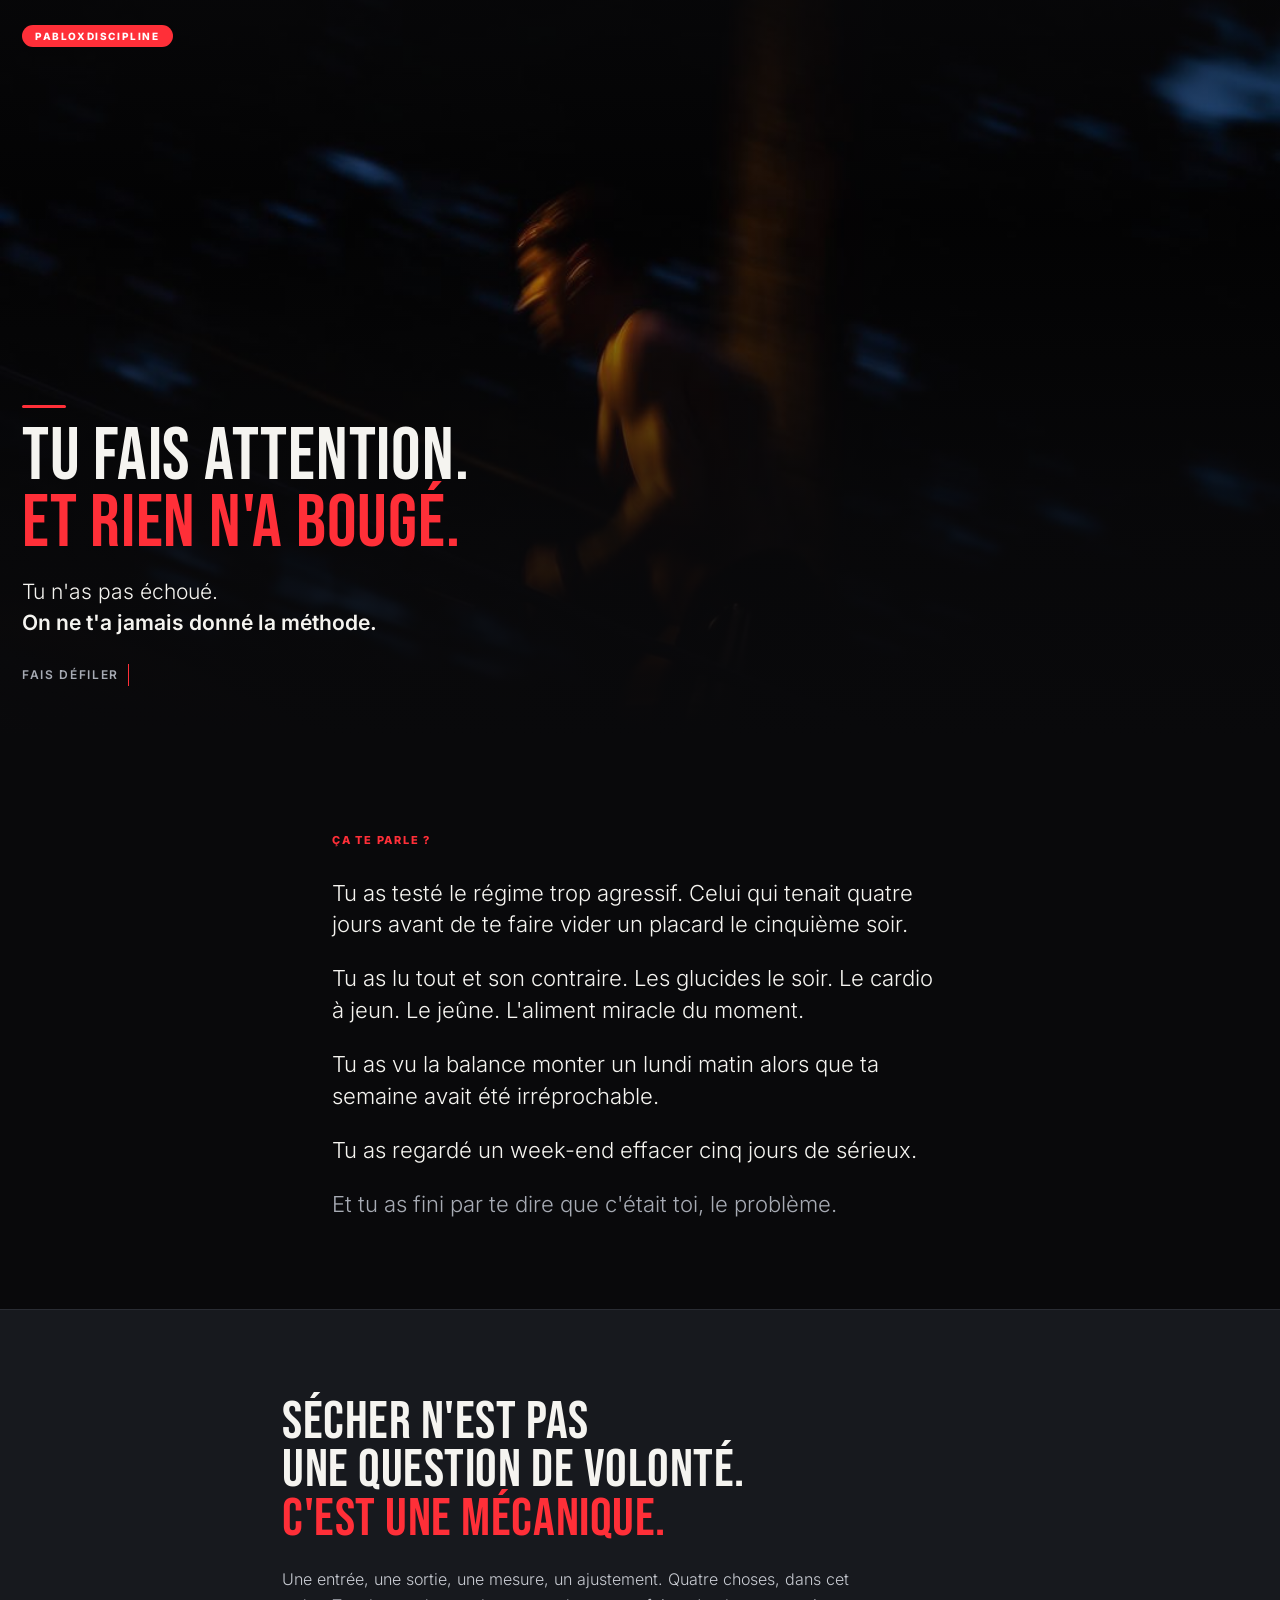
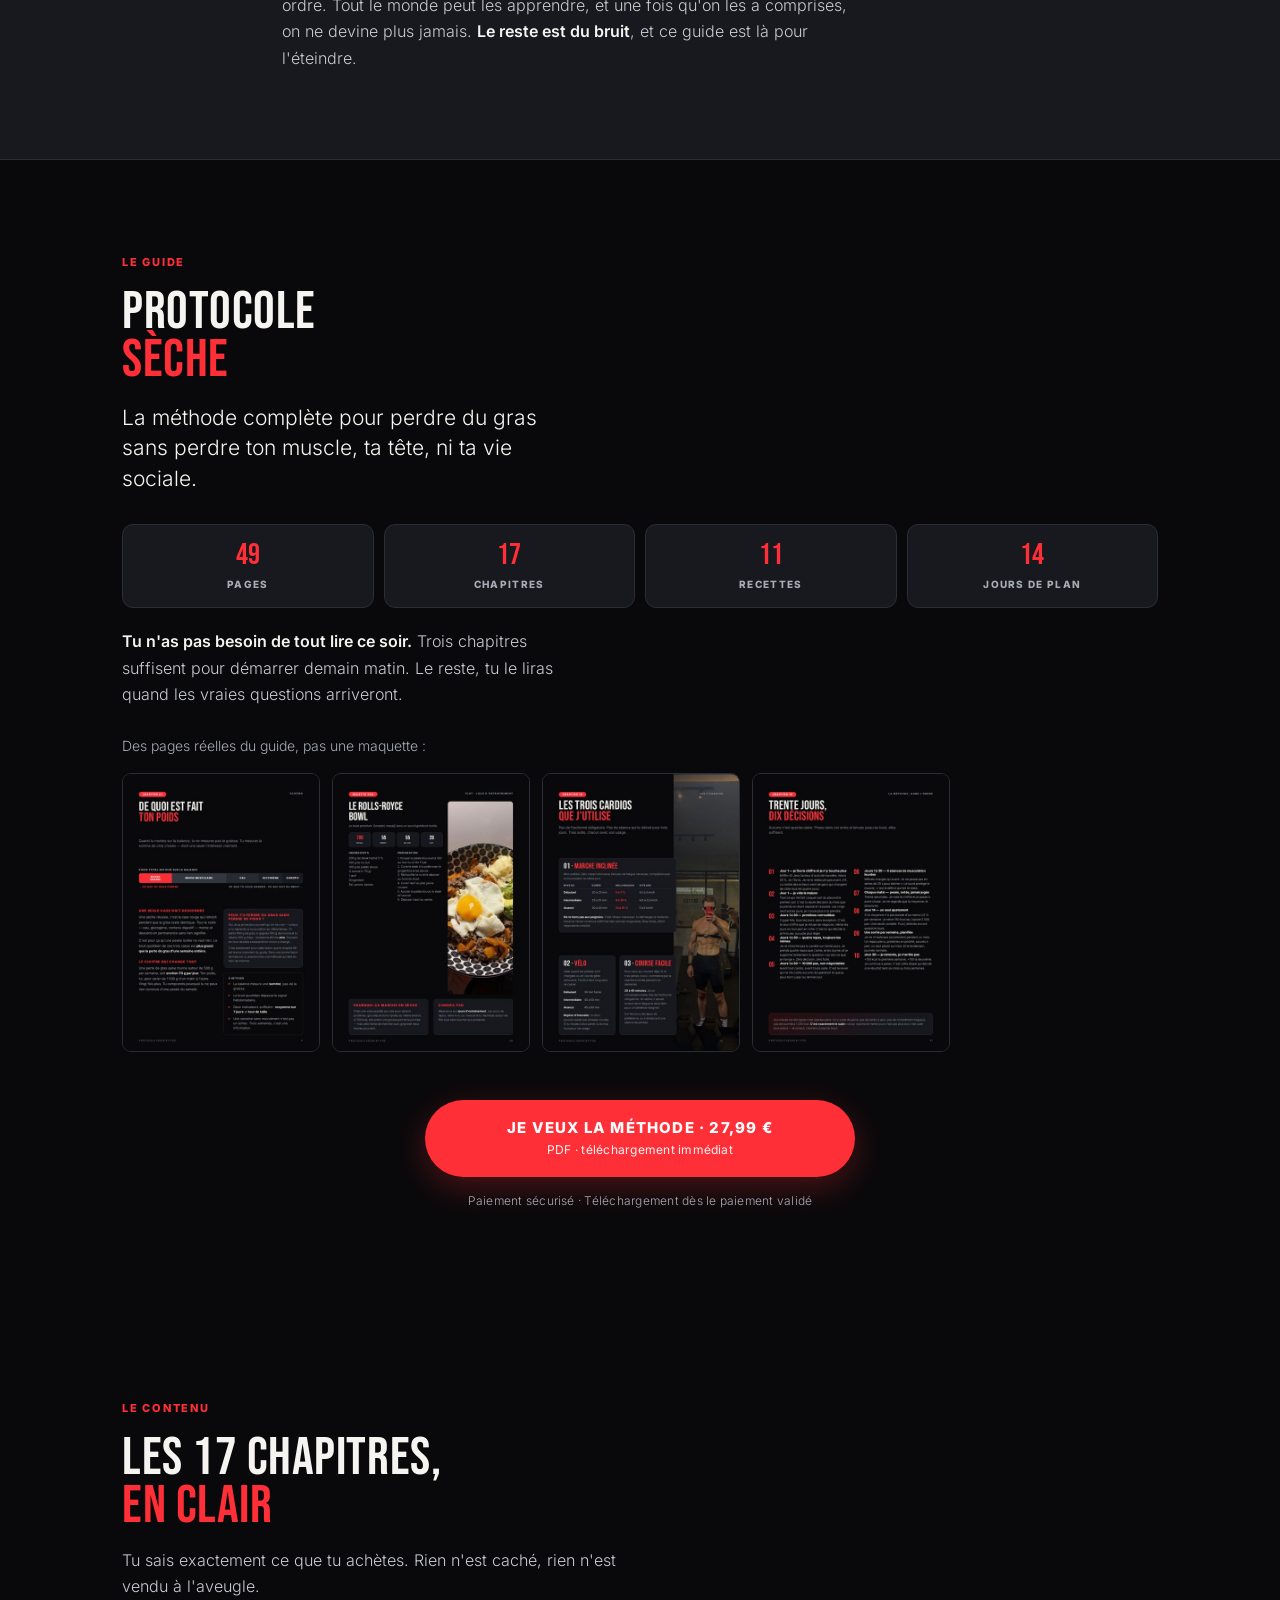
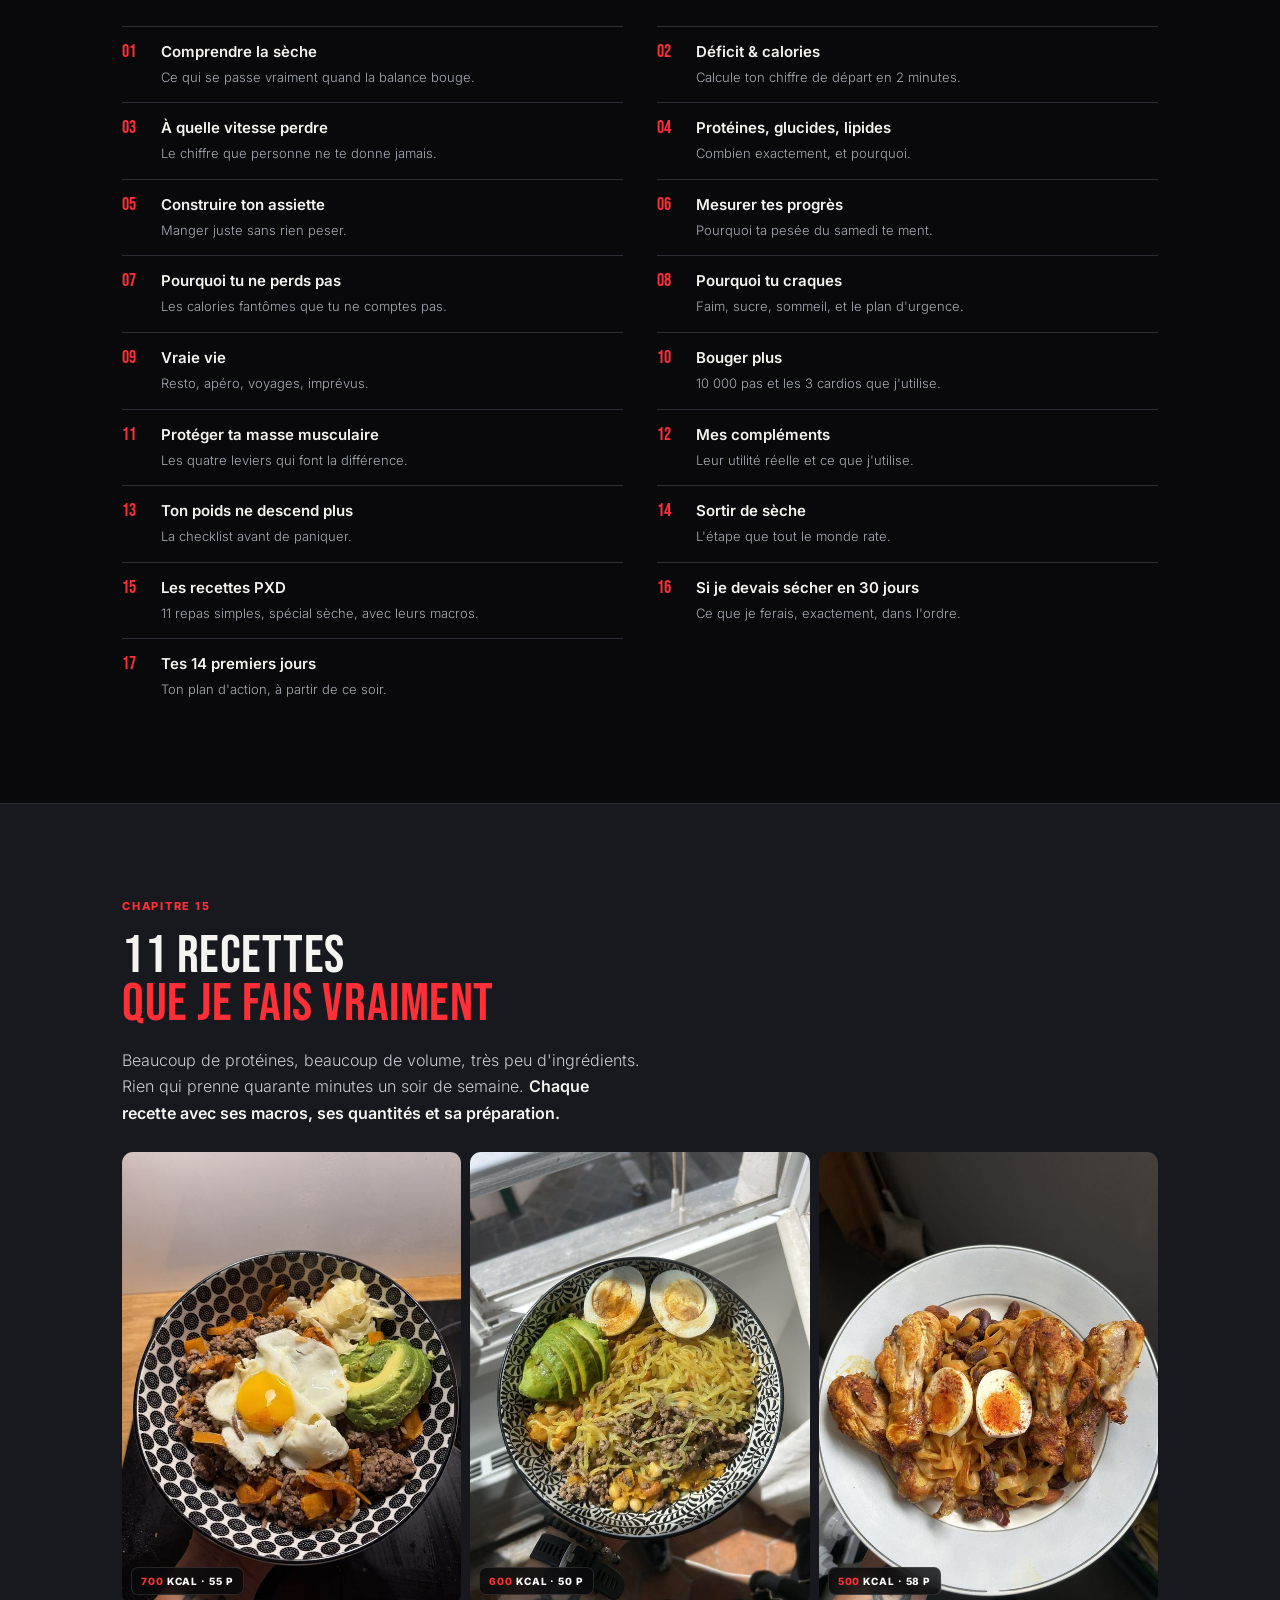
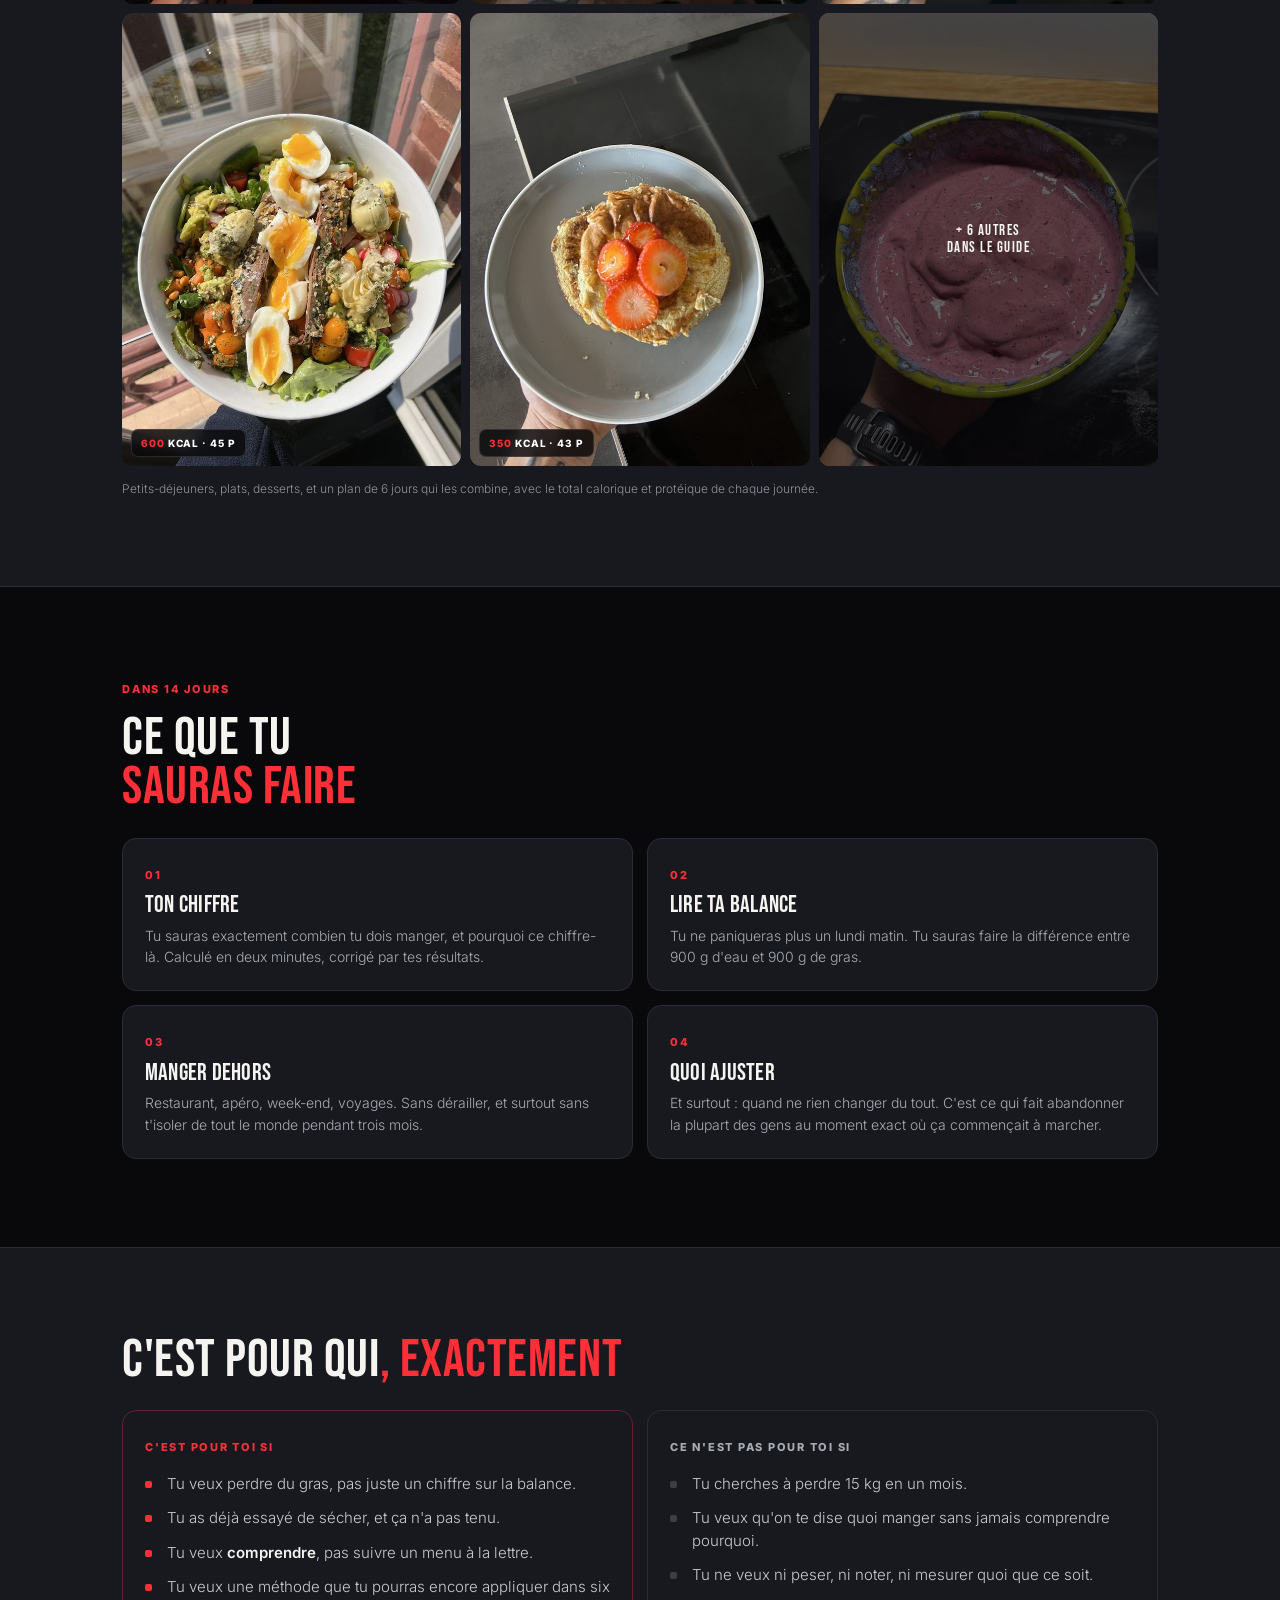
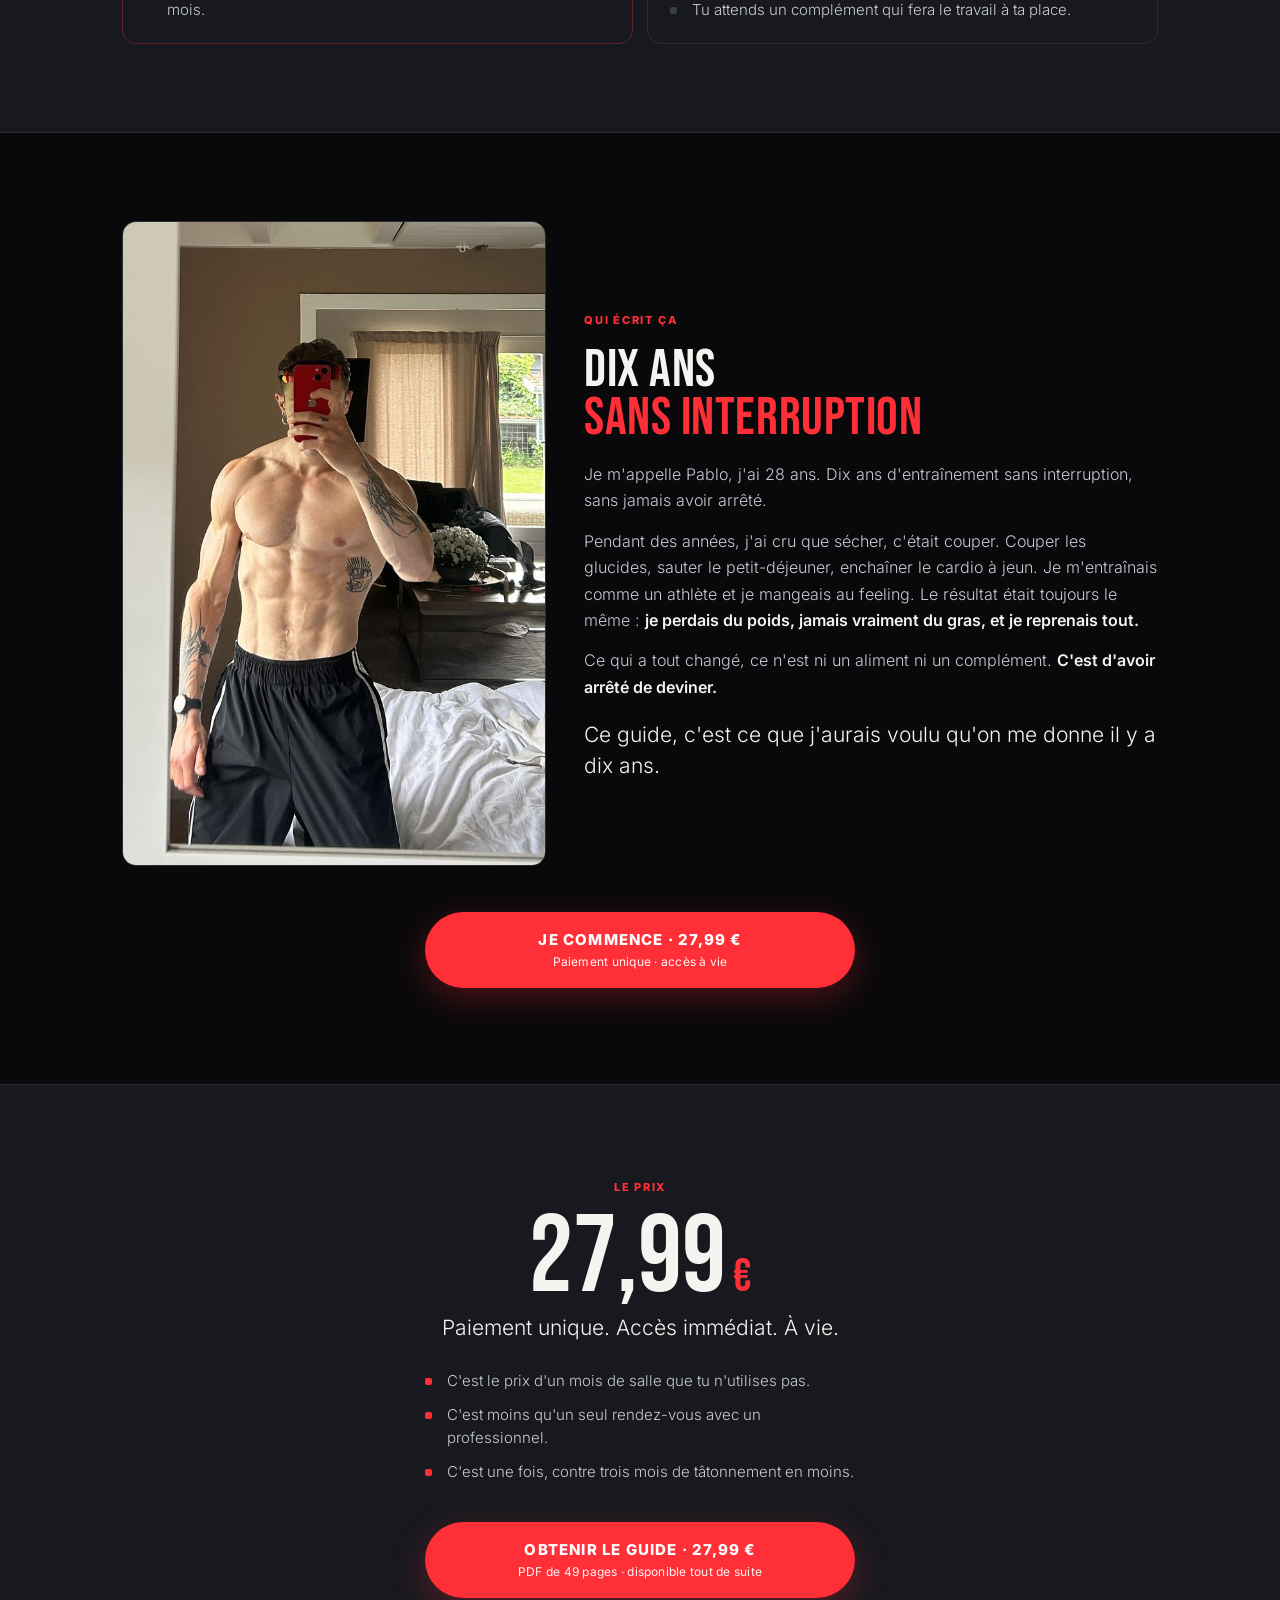
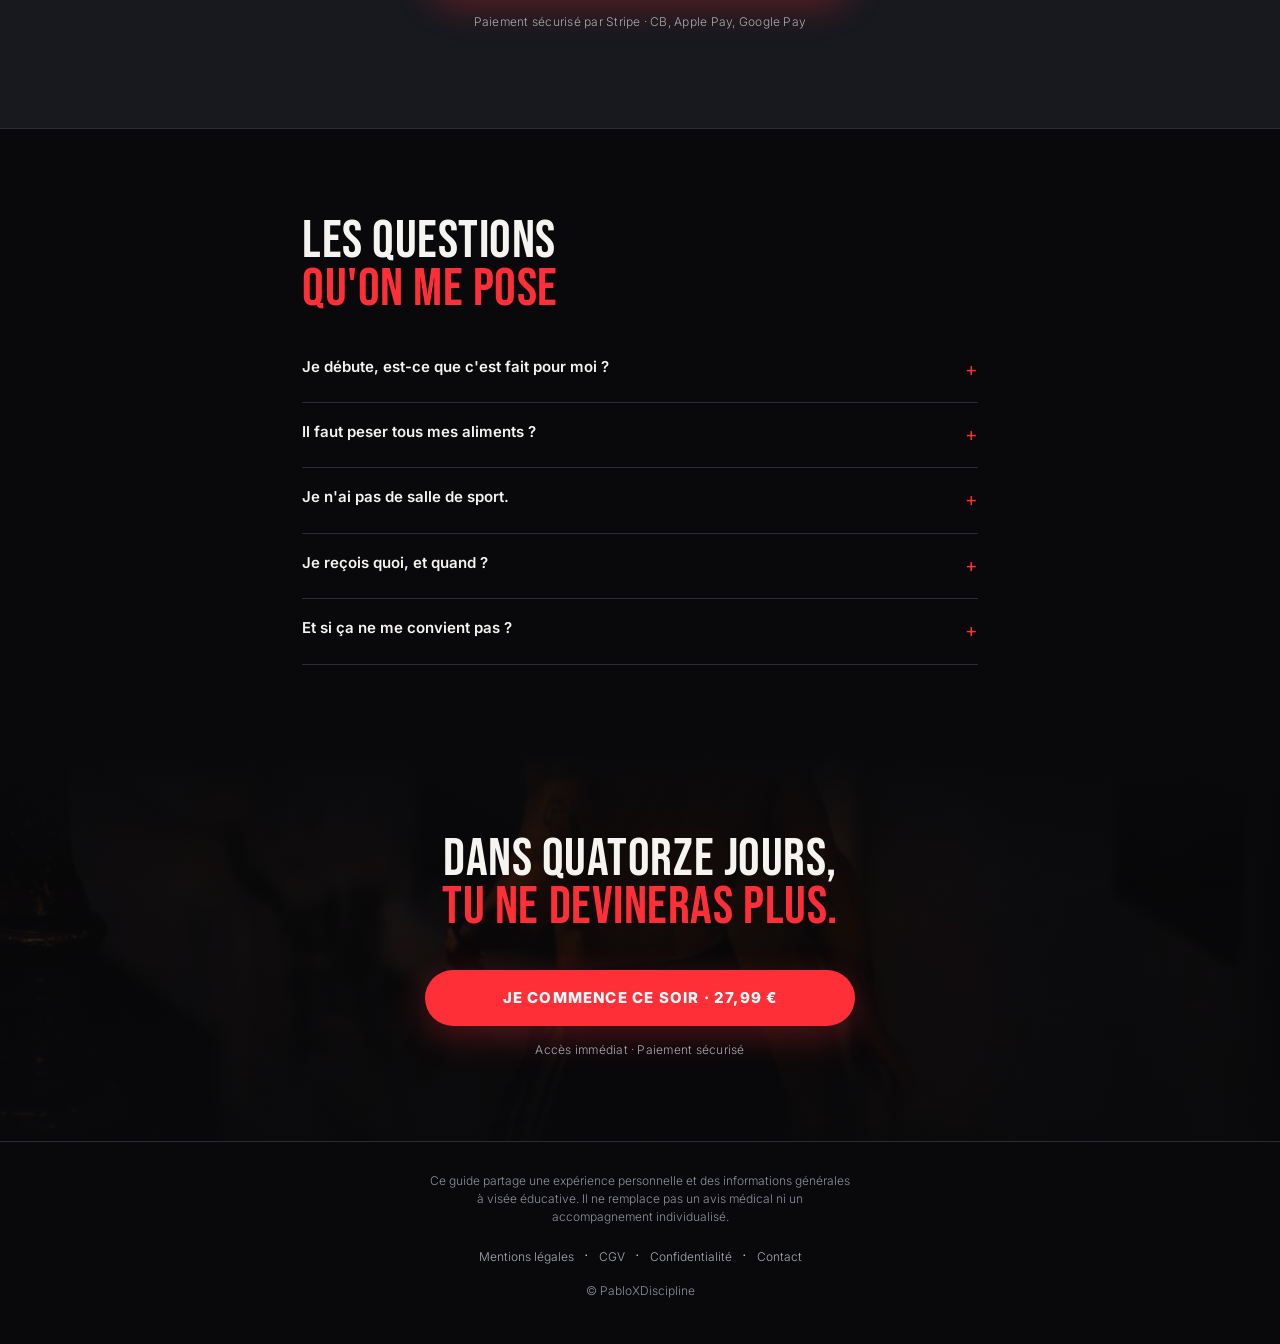
<file: index.html>
<!doctype html>
<html lang="fr">
<head>
<meta charset="utf-8">
<meta name="viewport" content="width=device-width, initial-scale=1, viewport-fit=cover">
<title>Protocole Sèche · La méthode complète pour perdre du gras | PXD</title>
<meta name="description" content="49 pages, 17 chapitres, 11 recettes et un plan de 14 jours. La méthode complète pour perdre du gras sans perdre ton muscle, ta tête, ni ta vie sociale.">
<meta name="theme-color" content="#09090B">
<meta property="og:title" content="Protocole Sèche by PXD">
<meta property="og:description" content="Tu n'as pas manqué de volonté. Tu as manqué de méthode.">
<meta property="og:type" content="product">
<meta property="og:image" content="https://seche.pabloxdiscipline.com/hero.jpg">
<link rel="canonical" href="https://seche.pabloxdiscipline.com/">

<style>
/* ===================================================================
   PROTOCOLE SÈCHE. LANDING PAGE
   ⚠️  UNE SEULE CHOSE À MODIFIER : la variable STRIPE_URL en bas de page
   =================================================================== */

@font-face{font-family:'Bebas';src:url('bebas-neue-latin-400-normal.woff2') format('woff2');font-weight:400;font-display:swap}
@font-face{font-family:'Inter';src:url('inter-latin-300-normal.woff2') format('woff2');font-weight:300;font-display:swap}
@font-face{font-family:'Inter';src:url('inter-latin-400-normal.woff2') format('woff2');font-weight:400;font-display:swap}
@font-face{font-family:'Inter';src:url('inter-latin-600-normal.woff2') format('woff2');font-weight:600;font-display:swap}
@font-face{font-family:'Inter';src:url('inter-latin-800-normal.woff2') format('woff2');font-weight:800;font-display:swap}

:root{
  --noir:#09090B; --anthra:#17191E; --anthra2:#1E2127; --line:#2A2D34;
  --blanc:#F5F4F0; --gris:#A7ABB4; --gris2:#C8CBD2; --rouge:#FF2F38;
  --pad:22px; --max:1080px;
}
*{margin:0;padding:0;box-sizing:border-box}
html{scroll-behavior:smooth;-webkit-text-size-adjust:100%}
body{background:var(--noir);color:var(--gris2);font-family:'Inter',system-ui,sans-serif;
  font-weight:300;line-height:1.6;overflow-x:hidden}
img{display:block;max-width:100%;height:auto}
a{color:inherit}.wrap{max-width:var(--max);margin:0 auto;padding-left:var(--pad);padding-right:var(--pad)}
section{padding:64px 0}.pill{display:inline-block;background:var(--rouge);color:#fff;font-weight:800;font-size:10px;
  letter-spacing:.16em;text-transform:uppercase;padding:6px 13px;border-radius:100px;line-height:1}.pill.ghost{background:transparent;border:1px solid var(--line);color:var(--gris)}.rule{width:44px;height:3px;background:var(--rouge);border-radius:2px}

h1,h2,h3.big{font-family:'Bebas',Impact,sans-serif;font-weight:400;text-transform:uppercase;
  color:var(--blanc);line-height:.9;letter-spacing:.01em}
h1{font-size:clamp(38px,10.5vw,74px)}
h2{font-size:clamp(31px,8vw,54px)}.red{color:var(--rouge)}
p{font-size:16px;line-height:1.65}.lede{font-size:clamp(17px,4.4vw,21px);line-height:1.45;color:var(--blanc);font-weight:300}.small{font-size:14px;line-height:1.55;color:var(--gris)}.tiny{font-size:12px;line-height:1.5;color:#8E929B}.kicker{font-size:11px;font-weight:800;letter-spacing:.16em;text-transform:uppercase;color:var(--rouge)}.kicker.g{color:var(--gris)}
strong{font-weight:600;color:var(--blanc)}

/* ---------- HERO ---------- */.hero{position:relative;min-height:82vh;min-height:82dvh;display:flex;flex-direction:column;
  justify-content:flex-end;padding:0;overflow:hidden}.hero img.bg{position:absolute;inset:0;width:100%;height:100%;object-fit:cover;object-position:60% 40%}.hero .veil{position:absolute;inset:0;background:
  linear-gradient(to bottom,rgba(9,9,11,.72) 0%,rgba(9,9,11,.30) 30%,rgba(9,9,11,.86) 72%,#09090B 100%)}.hero .top{position:absolute;top:0;left:0;right:0;padding:22px var(--pad) 0;z-index:2}.hero .inner{position:relative;z-index:2;padding:0 var(--pad) 52px}.hero h1{margin-top:16px}.hero .scroll{margin-top:26px;font-size:12px;letter-spacing:.14em;text-transform:uppercase;
  color:var(--gris);font-weight:600;display:flex;align-items:center;gap:9px}.hero .scroll:after{content:"";width:1px;height:22px;background:var(--rouge);display:block}

/* ---------- MIROIR ---------- */.mirror p{font-size:clamp(17px,4.6vw,22px);line-height:1.45;color:var(--blanc);font-weight:300}.mirror p+p{margin-top:22px}.mirror .last{color:var(--gris)}

/* ---------- TURN ---------- */.turn{background:var(--anthra);border-top:1px solid var(--line);border-bottom:1px solid var(--line)}

/* ---------- CARTES ---------- */.card{background:var(--anthra);border:1px solid var(--line);border-radius:14px;padding:22px}.card.flat{background:transparent}.grid{display:grid;gap:14px}
@media(min-width:760px){.grid.g2{grid-template-columns:1fr 1fr}.grid.g3{grid-template-columns:repeat(3,1fr)}.grid.g4{grid-template-columns:repeat(4,1fr)}
  section{padding:88px 0}
}

/* ---------- SPECS ---------- */.specs{display:grid;grid-template-columns:repeat(2,1fr);gap:10px}
@media(min-width:560px){.specs{grid-template-columns:repeat(4,1fr)}}.spec{background:var(--anthra);border:1px solid var(--line);border-radius:11px;padding:15px 10px;text-align:center}.spec .v{font-family:'Bebas',sans-serif;font-size:30px;color:var(--rouge);line-height:1}.spec .l{font-size:10px;font-weight:800;letter-spacing:.13em;text-transform:uppercase;
  color:var(--gris);margin-top:6px}

/* ---------- CAROUSEL PAGES ---------- */.rail{display:flex;gap:12px;overflow-x:auto;padding:4px 0 14px;
  scroll-snap-type:x mandatory;-webkit-overflow-scrolling:touch;
  margin-left:calc(var(--pad)*-1);margin-right:calc(var(--pad)*-1);
  padding-left:var(--pad);padding-right:var(--pad);scrollbar-width:none}.rail::-webkit-scrollbar{display:none}.rail>*{flex:0 0 auto;scroll-snap-align:center}.rail img{width:198px;border-radius:9px;border:1px solid var(--line)}

/* ---------- RECETTES ---------- */.recgrid{display:grid;grid-template-columns:1fr 1fr;gap:9px}
@media(min-width:760px){.recgrid{grid-template-columns:repeat(3,1fr)}}.rec{position:relative;border-radius:11px;overflow:hidden;aspect-ratio:3/4;background:#000}.rec img{width:100%;height:100%;object-fit:cover}.rec .tag{position:absolute;left:9px;bottom:9px;background:rgba(9,9,11,.82);
  backdrop-filter:blur(6px);border:1px solid rgba(255,255,255,.12);border-radius:7px;
  padding:5px 9px;font-size:10px;font-weight:800;letter-spacing:.09em;color:#fff}.rec .tag b{color:var(--rouge)}.rec .lock{position:absolute;inset:0;display:flex;align-items:center;justify-content:center;
  background:rgba(9,9,11,.62);font-family:'Bebas',sans-serif;font-size:15px;letter-spacing:.1em;
  color:var(--blanc);text-align:center;padding:14px;line-height:1.1}

/* ---------- LISTES ---------- */
ul.pxd{list-style:none}
ul.pxd li{position:relative;padding-left:22px;font-size:15px;line-height:1.5}
ul.pxd li+li{margin-top:12px}
ul.pxd li:before{content:"";position:absolute;left:0;top:8px;width:7px;height:7px;
  background:var(--rouge);border-radius:2px}
ul.pxd.no li:before{background:#3A3E46}

/* ---------- CTA ---------- */.ctabox{text-align:center;padding:8px 0}.btn{display:block;width:100%;max-width:430px;margin:0 auto;background:var(--rouge);color:#fff;
  text-decoration:none;border-radius:100px;padding:19px 22px;font-weight:800;font-size:15px;
  letter-spacing:.08em;text-transform:uppercase;line-height:1.2;
  box-shadow:0 10px 34px rgba(255,47,56,.28);transition:transform.12s ease}.btn:active{transform:scale(.985)}.btn .u{display:block;font-weight:400;font-size:12px;letter-spacing:.02em;
  text-transform:none;margin-top:6px;opacity:.94}.rea{margin-top:14px;font-size:12px;color:var(--gris);letter-spacing:.02em}

/* ---------- QUI ---------- */.who{display:grid;gap:24px}
@media(min-width:760px){.who{grid-template-columns:0.85fr 1.15fr;align-items:center;gap:38px}}.who img{width:100%;border-radius:14px;border:1px solid var(--line)}

/* ---------- SOMMAIRE ---------- */
details.toc{border:1px solid var(--line);border-radius:12px;background:var(--anthra);overflow:hidden}
details.toc summary{padding:17px 20px;cursor:pointer;list-style:none;font-weight:600;
  color:var(--blanc);font-size:15px;display:flex;justify-content:space-between;align-items:center}
details.toc summary::-webkit-details-marker{display:none}
details.toc summary:after{content:"+";color:var(--rouge);font-size:20px;font-weight:400}
details.toc[open] summary:after{content:"–"}.tocbody{padding:0 20px 20px}.tocline{display:flex;gap:13px;padding:11px 0;border-top:1px solid #202329}.tocline .n{font-family:'Bebas',sans-serif;color:var(--rouge);font-size:16px;min-width:22px;line-height:1.3}.tocline .t b{display:block;color:var(--blanc);font-size:14px;font-weight:600}.tocline .t span{font-size:13px;color:var(--gris)}.toclist{display:grid;gap:0}
@media(min-width:760px){.toclist{grid-template-columns:1fr 1fr;column-gap:34px}}.toclist .tocline{padding:13px 0;border-top:1px solid var(--line)}.toclist .tocline .n{font-size:18px;min-width:26px}.toclist .tocline .t b{font-size:15px}

/* ---------- PRIX ---------- */.price{font-family:'Bebas',sans-serif;font-size:clamp(64px,17vw,110px);color:var(--blanc);line-height:.86}.price small{font-size:.42em;color:var(--rouge)}

/* ---------- FAQ ---------- */
details.faq{border-bottom:1px solid var(--line)}
details.faq summary{padding:17px 0;cursor:pointer;list-style:none;font-weight:600;
  color:var(--blanc);font-size:15px;display:flex;justify-content:space-between;gap:14px;align-items:flex-start}
details.faq summary::-webkit-details-marker{display:none}
details.faq summary:after{content:"+";color:var(--rouge);font-size:19px;font-weight:400;flex:0 0 auto}
details.faq[open] summary:after{content:"–"}
details.faq .a{padding:0 0 18px;font-size:14.5px;color:var(--gris2);line-height:1.6}

/* ---------- FINAL ---------- */.final{position:relative;overflow:hidden;padding:0}.final img.bg{position:absolute;inset:0;width:100%;height:100%;object-fit:cover}.final .veil{position:absolute;inset:0;background:linear-gradient(to bottom,#09090B 0%,rgba(9,9,11,.72) 34%,rgba(9,9,11,.93) 100%)}.final .inner{position:relative;z-index:2;padding:82px var(--pad) 74px;text-align:center}

footer{border-top:1px solid var(--line);padding:30px 0 44px;text-align:center}
footer a{color:var(--gris);text-decoration:none;font-size:12px}

/* ---------- BARRE STICKY MOBILE ---------- */.sticky{position:fixed;left:0;right:0;bottom:0;z-index:60;padding:11px 14px calc(11px + env(safe-area-inset-bottom));
  background:rgba(9,9,11,.93);backdrop-filter:blur(14px);border-top:1px solid var(--line);
  display:flex;align-items:center;gap:12px;transform:translateY(110%);transition:transform.28s ease}.sticky.on{transform:translateY(0)}.sticky .lab{flex:1;min-width:0}.sticky .lab b{display:block;color:var(--blanc);font-size:13px;font-weight:600;
  white-space:nowrap;overflow:hidden;text-overflow:ellipsis}.sticky .lab span{font-size:11px;color:var(--gris)}.sticky a{background:var(--rouge);color:#fff;text-decoration:none;border-radius:100px;
  padding:13px 20px;font-weight:800;font-size:13px;letter-spacing:.06em;text-transform:uppercase;flex:0 0 auto}
@media(min-width:900px){.sticky{display:none}}
@media(max-width:899px){body{padding-bottom:78px}}
</style>
</head>
<body>

<!-- ==================== 1 · ACCROCHE ==================== -->
<header class="hero">
  <img class="bg" src="hero.jpg" width="1068" height="1600" alt="">
  <div class="veil"></div>
  <div class="top"><span class="pill">PabloXDiscipline</span></div>
  <div class="inner">
    <div class="rule"></div>
    <h1>Tu fais attention.<br><span class="red">Et rien n'a bougé.</span></h1>
    <p class="lede" style="margin-top:20px;max-width:34ch">Tu n'as pas échoué.<br>
    <strong>On ne t'a jamais donné la méthode.</strong></p>
    <div class="scroll">Fais défiler</div>
  </div>
</header>

<!-- ==================== 2 · LE MIROIR ==================== -->
<section class="mirror">
  <div class="wrap" style="max-width:660px">
    <span class="kicker">Ça te parle&nbsp;?</span>
    <div style="margin-top:26px">
      <p>Tu as testé le régime trop agressif. Celui qui tenait quatre jours avant de te faire vider un placard le cinquième soir.</p>
      <p>Tu as lu tout et son contraire. Les glucides le soir. Le cardio à jeun. Le jeûne. L'aliment miracle du moment.</p>
      <p>Tu as vu la balance monter un lundi matin alors que ta semaine avait été irréprochable.</p>
      <p>Tu as regardé un week-end effacer cinq jours de sérieux.</p>
      <p class="last">Et tu as fini par te dire que c'était toi, le problème.</p>
    </div>
  </div>
</section>

<!-- ==================== 3 · LE RETOURNEMENT ==================== -->
<section class="turn">
  <div class="wrap" style="max-width:760px">
    <h2>Sécher n'est pas<br>une question de volonté.<br><span class="red">C'est une mécanique.</span></h2>
    <p style="margin-top:22px;max-width:58ch">Une entrée, une sortie, une mesure, un ajustement. Quatre choses,
    dans cet ordre. Tout le monde peut les apprendre, et une fois qu'on les a comprises, on ne devine plus
    jamais. <strong>Le reste est du bruit</strong>, et ce guide est là pour l'éteindre.</p>
  </div>
</section>

<!-- ==================== 4 · CE QUE C'EST ==================== -->
<section>
  <div class="wrap">
    <span class="kicker">Le guide</span>
    <h2 style="margin-top:14px">Protocole<br><span class="red">Sèche</span></h2>
    <p class="lede" style="margin-top:18px;max-width:34ch">La méthode complète pour perdre du gras sans perdre
    ton muscle, ta tête, ni ta vie sociale.</p>

    <div class="specs" style="margin-top:30px">
      <div class="spec"><div class="v">49</div><div class="l">Pages</div></div>
      <div class="spec"><div class="v">17</div><div class="l">Chapitres</div></div>
      <div class="spec"><div class="v">11</div><div class="l">Recettes</div></div>
      <div class="spec"><div class="v">14</div><div class="l">Jours de plan</div></div>
    </div>

      <p style="margin-top:20px;max-width:44ch"><strong>Tu n'as pas besoin de tout lire ce
      soir.</strong> Trois chapitres suffisent pour démarrer demain matin. Le reste, tu le liras
      quand les vraies questions arriveront.</p>

    <p class="small" style="margin-top:28px">Des pages réelles du guide, pas une maquette&nbsp;:</p>
    <div class="rail" style="margin-top:12px">
      <img src="pg1.jpg" width="620" height="875" alt="Page : de quoi est fait ton poids" loading="lazy">
      <img src="pg3.jpg" width="620" height="875" alt="Page recette" loading="lazy">
      <img src="pg2.jpg" width="620" height="875" alt="Page : les trois cardios" loading="lazy">
      <img src="pg4.jpg" width="620" height="875" alt="Page : sécher en 30 jours" loading="lazy">
    </div>

    <div class="ctabox" style="margin-top:26px">
      <a class="btn" href="https://buy.stripe.com/eVqcN51mj3ZlcSJg5U3F61g" rel="noopener" data-buy>Je veux la méthode · 27,99 €<span class="u">PDF · téléchargement immédiat</span></a>
      <div class="rea">Paiement sécurisé · Téléchargement dès le paiement validé</div>
    </div>
  </div>
</section>

<!-- ==================== 5 · CE QU'IL Y A DEDANS ==================== -->
<section id="contenu">
  <div class="wrap">
    <span class="kicker">Le contenu</span>
    <h2 style="margin-top:14px">Les 17 chapitres,<br><span class="red">en clair</span></h2>
    <p style="margin-top:16px;max-width:52ch">Tu sais exactement ce que tu achètes. Rien n'est caché,
    rien n'est vendu à l'aveugle.</p>
    <div class="toclist" style="margin-top:26px">
        <div class="tocline"><div class="n">01</div><div class="t"><b>Comprendre la sèche</b><span>Ce qui se passe vraiment quand la balance bouge.</span></div></div>
        <div class="tocline"><div class="n">02</div><div class="t"><b>Déficit &amp; calories</b><span>Calcule ton chiffre de départ en 2 minutes.</span></div></div>
        <div class="tocline"><div class="n">03</div><div class="t"><b>À quelle vitesse perdre</b><span>Le chiffre que personne ne te donne jamais.</span></div></div>
        <div class="tocline"><div class="n">04</div><div class="t"><b>Protéines, glucides, lipides</b><span>Combien exactement, et pourquoi.</span></div></div>
        <div class="tocline"><div class="n">05</div><div class="t"><b>Construire ton assiette</b><span>Manger juste sans rien peser.</span></div></div>
        <div class="tocline"><div class="n">06</div><div class="t"><b>Mesurer tes progrès</b><span>Pourquoi ta pesée du samedi te ment.</span></div></div>
        <div class="tocline"><div class="n">07</div><div class="t"><b>Pourquoi tu ne perds pas</b><span>Les calories fantômes que tu ne comptes pas.</span></div></div>
        <div class="tocline"><div class="n">08</div><div class="t"><b>Pourquoi tu craques</b><span>Faim, sucre, sommeil, et le plan d'urgence.</span></div></div>
        <div class="tocline"><div class="n">09</div><div class="t"><b>Vraie vie</b><span>Resto, apéro, voyages, imprévus.</span></div></div>
        <div class="tocline"><div class="n">10</div><div class="t"><b>Bouger plus</b><span>10 000 pas et les 3 cardios que j'utilise.</span></div></div>
        <div class="tocline"><div class="n">11</div><div class="t"><b>Protéger ta masse musculaire</b><span>Les quatre leviers qui font la différence.</span></div></div>
        <div class="tocline"><div class="n">12</div><div class="t"><b>Mes compléments</b><span>Leur utilité réelle et ce que j'utilise.</span></div></div>
        <div class="tocline"><div class="n">13</div><div class="t"><b>Ton poids ne descend plus</b><span>La checklist avant de paniquer.</span></div></div>
        <div class="tocline"><div class="n">14</div><div class="t"><b>Sortir de sèche</b><span>L'étape que tout le monde rate.</span></div></div>
        <div class="tocline"><div class="n">15</div><div class="t"><b>Les recettes PXD</b><span>11 repas simples, spécial sèche, avec leurs macros.</span></div></div>
        <div class="tocline"><div class="n">16</div><div class="t"><b>Si je devais sécher en 30 jours</b><span>Ce que je ferais, exactement, dans l'ordre.</span></div></div>
        <div class="tocline"><div class="n">17</div><div class="t"><b>Tes 14 premiers jours</b><span>Ton plan d'action, à partir de ce soir.</span></div></div>
    </div>
  </div>
</section>

<!-- ==================== 6 · LES RECETTES ==================== -->
<section style="background:var(--anthra);border-top:1px solid var(--line);border-bottom:1px solid var(--line)">
  <div class="wrap">
    <span class="kicker">Chapitre 15</span>
    <h2 style="margin-top:14px">11 recettes<br><span class="red">que je fais vraiment</span></h2>
    <p style="margin-top:18px;max-width:52ch">Beaucoup de protéines, beaucoup de volume, très peu d'ingrédients.
    Rien qui prenne quarante minutes un soir de semaine. <strong>Chaque recette avec ses macros, ses quantités
    et sa préparation.</strong></p>

    <div class="recgrid" style="margin-top:26px">
      <div class="rec"><img src="r1.jpg" width="675" height="900" alt="" loading="lazy"><div class="tag"><b>700</b> KCAL · 55 P</div></div>
      <div class="rec"><img src="r2.jpg" width="675" height="900" alt="" loading="lazy"><div class="tag"><b>600</b> KCAL · 50 P</div></div>
      <div class="rec"><img src="r6.jpg" width="675" height="900" alt="" loading="lazy"><div class="tag"><b>500</b> KCAL · 58 P</div></div>
      <div class="rec"><img src="r3.jpg" width="675" height="900" alt="" loading="lazy"><div class="tag"><b>600</b> KCAL · 45 P</div></div>
      <div class="rec"><img src="r4.jpg" width="675" height="900" alt="" loading="lazy"><div class="tag"><b>350</b> KCAL · 43 P</div></div>
      <div class="rec"><img src="r5.jpg" width="675" height="900" alt="" loading="lazy">
        <div class="lock">+ 6 AUTRES<br>DANS LE GUIDE</div></div>
    </div>
    <p class="tiny" style="margin-top:14px">Petits-déjeuners, plats, desserts, et un plan de 6 jours qui les
    combine, avec le total calorique et protéique de chaque journée.</p>
  </div>
</section>

<!-- ==================== 7 · CE QUE TU SAURAS FAIRE ==================== -->
<section>
  <div class="wrap">
    <span class="kicker">Dans 14 jours</span>
    <h2 style="margin-top:14px">Ce que tu<br><span class="red">sauras faire</span></h2>
    <div class="grid g2" style="margin-top:26px">
      <div class="card">
        <span class="kicker">01</span>
        <h3 class="big" style="font-size:24px;margin-top:8px">Ton chiffre</h3>
        <p class="small" style="margin-top:9px">Tu sauras exactement combien tu dois manger, et pourquoi ce
        chiffre-là. Calculé en deux minutes, corrigé par tes résultats.</p>
      </div>
      <div class="card">
        <span class="kicker">02</span>
        <h3 class="big" style="font-size:24px;margin-top:8px">Lire ta balance</h3>
        <p class="small" style="margin-top:9px">Tu ne paniqueras plus un lundi matin. Tu sauras faire la
        différence entre 900 g d'eau et 900 g de gras.</p>
      </div>
      <div class="card">
        <span class="kicker">03</span>
        <h3 class="big" style="font-size:24px;margin-top:8px">Manger dehors</h3>
        <p class="small" style="margin-top:9px">Restaurant, apéro, week-end, voyages. Sans dérailler, et surtout
        sans t'isoler de tout le monde pendant trois mois.</p>
      </div>
      <div class="card">
        <span class="kicker">04</span>
        <h3 class="big" style="font-size:24px;margin-top:8px">Quoi ajuster</h3>
        <p class="small" style="margin-top:9px">Et surtout : quand ne rien changer du tout. C'est ce qui fait
        abandonner la plupart des gens au moment exact où ça commençait à marcher.</p>
      </div>
    </div>
  </div>
</section>

<!-- ==================== 8 · POUR QUI ==================== -->
<section style="background:var(--anthra);border-top:1px solid var(--line);border-bottom:1px solid var(--line)">
  <div class="wrap">
    <h2>C'est pour qui<span class="red">, exactement</span></h2>
    <div class="grid g2" style="margin-top:26px">
      <div class="card flat" style="border-color:rgba(255,47,56,.34)">
        <span class="kicker">C'est pour toi si</span>
        <ul class="pxd" style="margin-top:14px">
          <li>Tu veux perdre du gras, pas juste un chiffre sur la balance.</li>
          <li>Tu as déjà essayé de sécher, et ça n'a pas tenu.</li>
          <li>Tu veux <strong>comprendre</strong>, pas suivre un menu à la lettre.</li>
          <li>Tu veux une méthode que tu pourras encore appliquer dans six mois.</li>
        </ul>
      </div>
      <div class="card flat">
        <span class="kicker g">Ce n'est pas pour toi si</span>
        <ul class="pxd no" style="margin-top:14px">
          <li>Tu cherches à perdre 15 kg en un mois.</li>
          <li>Tu veux qu'on te dise quoi manger sans jamais comprendre pourquoi.</li>
          <li>Tu ne veux ni peser, ni noter, ni mesurer quoi que ce soit.</li>
          <li>Tu attends un complément qui fera le travail à ta place.</li>
        </ul>
      </div>
    </div>
  </div>
</section>

<!-- ==================== 9 · QUI JE SUIS ==================== -->
<section>
  <div class="wrap">
    <div class="who">
      <img src="pablo.jpg" width="657" height="1000" alt="Pablo. Protocole Sèche" fetchpriority="high">
      <div>
        <span class="kicker">Qui écrit ça</span>
        <h2 style="margin-top:14px">Dix ans<br><span class="red">sans interruption</span></h2>
        <p style="margin-top:18px">Je m'appelle Pablo, j'ai 28 ans. Dix ans d'entraînement sans
        interruption, sans jamais avoir arrêté.</p>
        <p style="margin-top:14px">Pendant des années, j'ai cru que sécher, c'était couper. Couper les glucides,
        sauter le petit-déjeuner, enchaîner le cardio à jeun. Je m'entraînais comme un athlète et je mangeais au
        feeling. Le résultat était toujours le même : <strong>je perdais du poids, jamais vraiment du gras, et
        je reprenais tout.</strong></p>
        <p style="margin-top:14px">Ce qui a tout changé, ce n'est ni un aliment ni un complément.
        <strong>C'est d'avoir arrêté de deviner.</strong></p>
        <p class="lede" style="margin-top:20px">Ce guide, c'est ce que j'aurais voulu qu'on me donne il y a dix ans.</p>
      </div>
    </div>
    <div class="ctabox" style="margin-top:38px">
      <a class="btn" href="https://buy.stripe.com/eVqcN51mj3ZlcSJg5U3F61g" rel="noopener" data-buy>Je commence · 27,99 €<span class="u">Paiement unique · accès à vie</span></a>
    </div>
  </div>
</section>

<!-- ==================== 10 · PRIX ==================== -->
<section id="acheter" style="background:var(--anthra);border-top:1px solid var(--line);border-bottom:1px solid var(--line)">
  <div class="wrap" style="text-align:center">
    <span class="kicker">Le prix</span>
    <div class="price" style="margin-top:12px">27,99<small>&nbsp;€</small></div>
    <p class="lede" style="margin-top:8px">Paiement unique. Accès immédiat. À vie.</p>
    <div style="max-width:430px;margin:26px auto 0;text-align:left">
      <ul class="pxd">
        <li>C'est le prix d'un mois de salle que tu n'utilises pas.</li>
        <li>C'est moins qu'un seul rendez-vous avec un professionnel.</li>
        <li>C'est une fois, contre trois mois de tâtonnement en moins.</li>
      </ul>
    </div>
    <div class="ctabox" style="margin-top:30px">
      <a class="btn" href="https://buy.stripe.com/eVqcN51mj3ZlcSJg5U3F61g" rel="noopener" data-buy>Obtenir le guide · 27,99 €<span class="u">PDF de 49 pages · disponible tout de suite</span></a>
      <div class="rea">Paiement sécurisé par Stripe · CB, Apple&nbsp;Pay, Google&nbsp;Pay</div>
    </div>
  </div>
</section>

<!-- ==================== 11 · FAQ ==================== -->
<section>
  <div class="wrap" style="max-width:720px">
    <h2>Les questions<br><span class="red">qu'on me pose</span></h2>
    <div style="margin-top:24px">
      <details class="faq"><summary>Je débute, est-ce que c'est fait pour moi ?</summary>
        <div class="a">Oui. Chaque notion est introduite depuis le début, sans jargon et sans supposer que tu
        connais déjà quoi que ce soit. Le chapitre 02 déroule un cas concret de bout en bout, du calcul jusqu'à
        l'assiette, tu n'as qu'à suivre le même chemin avec tes chiffres.</div></details>
      <details class="faq"><summary>Il faut peser tous mes aliments ?</summary>
        <div class="a">Deux semaines, le temps de calibrer ton œil. Ensuite, le chapitre 05 t'apprend à construire
        une assiette correcte sans balance, c'est justement l'objectif final de la méthode.</div></details>
      <details class="faq"><summary>Je n'ai pas de salle de sport.</summary>
        <div class="a">Le guide est à 80 % nutritionnel. La partie mouvement repose d'abord sur la marche
        quotidienne, qui ne demande aucun matériel. Les séances proposées s'adaptent au poids de corps.</div></details>
      <details class="faq"><summary>Je reçois quoi, et quand ?</summary>
        <div class="a">Un PDF de 49 pages, <strong>téléchargeable immédiatement après ton
        paiement</strong>, sur la page qui suit. Tu le gardes à vie, sur tous tes appareils.
        Pas d'abonnement, pas de plateforme à rejoindre.</div></details>
      <details class="faq"><summary>Et si ça ne me convient pas ?</summary>
        <div class="a">C'est un produit numérique livré immédiatement : en validant ta commande, tu acceptes
        l'exécution immédiate et tu renonces de ce fait à ton droit de rétractation. C'est précisément pour ça
        que le bloc « c'est pour qui » est plus haut sur cette page, lis-le avant d'acheter.</div></details>
    </div>
  </div>
</section>

<!-- ==================== 12 · CLÔTURE ==================== -->
<section class="final">
  <img class="bg" src="final.jpg" width="935" height="1400" alt="" loading="lazy">
  <div class="veil"></div>
  <div class="inner">
    <h2>Dans quatorze jours,<br><span class="red">tu ne devineras plus.</span></h2>
    <div class="ctabox" style="margin-top:30px">
      <a class="btn" href="https://buy.stripe.com/eVqcN51mj3ZlcSJg5U3F61g" rel="noopener" data-buy>Je commence ce soir · 27,99 €</a>
      <div class="rea">Accès immédiat · Paiement sécurisé</div>
    </div>
  </div>
</section>

<footer>
  <div class="wrap">
    <p class="tiny" style="max-width:60ch;margin:0 auto 16px">Ce guide partage une expérience personnelle et des
    informations générales à visée éducative. Il ne remplace pas un avis médical ni un accompagnement
    individualisé.</p>
    <p><a href="/mentions-legales.html">Mentions légales</a> &nbsp;·&nbsp;
       <a href="/cgv.html">CGV</a> &nbsp;·&nbsp;
       <a href="/confidentialite.html">Confidentialité</a> &nbsp;·&nbsp;
       <a href="mailto:contact@pabloxdiscipline.com">Contact</a></p>
    <p class="tiny" style="margin-top:14px">© PabloXDiscipline</p>
  </div>
</footer>

<!-- ==================== BARRE STICKY MOBILE ==================== -->
<div class="sticky" id="sticky">
  <div class="lab"><b>Protocole Sèche</b><span>49 pages · accès immédiat</span></div>
  <a href="https://buy.stripe.com/eVqcN51mj3ZlcSJg5U3F61g" rel="noopener" data-buy>27,99 € · J'achète</a>
</div>

<script>
/* ===================================================================
   ⚠️  REMPLACE LA LIGNE CI-DESSOUS PAR TON LIEN DE PAIEMENT STRIPE
   Exemple : const STRIPE_URL = "https://buy.stripe.com/xxxxxxxxxxxx";
   Tant que la valeur reste vide, les boutons font défiler vers le bloc prix.
   =================================================================== */
const STRIPE_URL = "https://buy.stripe.com/eVqcN51mj3ZlcSJg5U3F61g";

(function () {
  if (STRIPE_URL) {
    document.querySelectorAll('[data-buy]').forEach(function (a) {
      a.setAttribute('href', STRIPE_URL);
      a.setAttribute('rel', 'noopener');
    });
  }
  // barre sticky : apparaît après le premier écran, disparaît sur le bloc prix
  var bar = document.getElementById('sticky');
  var buy = document.getElementById('acheter');
  window.addEventListener('scroll', function () {
    var past = window.scrollY > window.innerHeight * 0.9;
    var atBuy = buy.getBoundingClientRect().top < window.innerHeight &&
                buy.getBoundingClientRect().bottom > 0;
    bar.classList.toggle('on', past && !atBuy);
  }, { passive: true });
})();
</script>
</body>
</html>
</file>
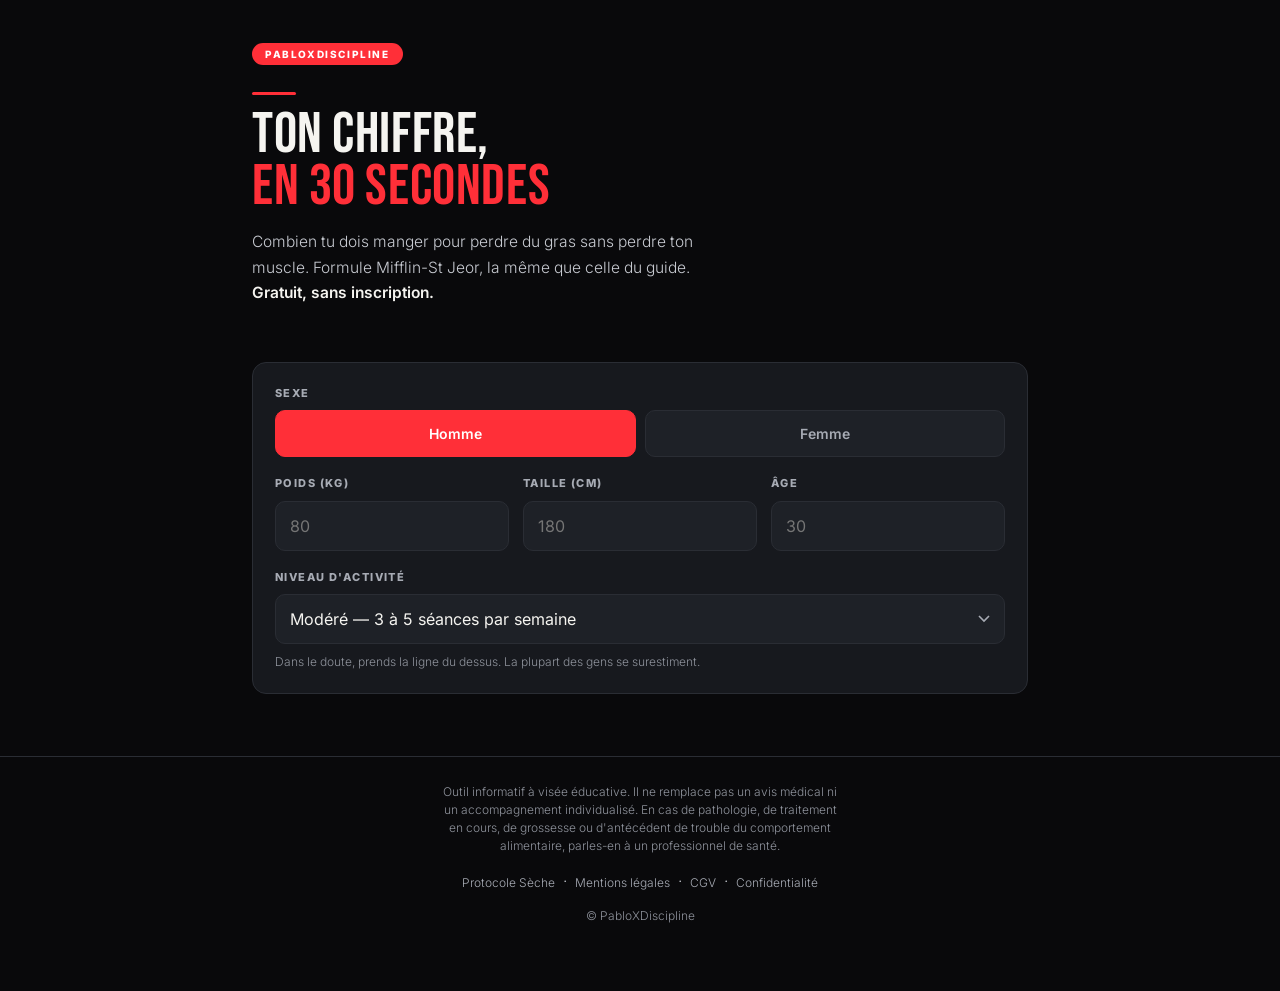
<file: Calculateur (1).html>
<!doctype html>
<html lang="fr">
<head>
<meta charset="utf-8">
<meta name="viewport" content="width=device-width, initial-scale=1, viewport-fit=cover">
<title>Calculateur de calories et macros — PXD</title>
<meta name="description" content="Calcule ta maintenance, ton déficit et tes macros en 30 secondes. Formule Mifflin-St Jeor. Gratuit, sans inscription.">
<meta name="theme-color" content="#09090B">
<meta property="og:title" content="Calculateur de calories et macros — PXD">
<meta property="og:description" content="Ton chiffre de départ en 30 secondes. Gratuit, sans inscription.">
<link rel="canonical" href="https://seche.pabloxdiscipline.com/calculateur.html">

<style>
@font-face{font-family:'Bebas';src:url('bebas-neue-latin-400-normal.woff2') format('woff2');font-weight:400;font-display:swap}
@font-face{font-family:'Inter';src:url('inter-latin-300-normal.woff2') format('woff2');font-weight:300;font-display:swap}
@font-face{font-family:'Inter';src:url('inter-latin-400-normal.woff2') format('woff2');font-weight:400;font-display:swap}
@font-face{font-family:'Inter';src:url('inter-latin-600-normal.woff2') format('woff2');font-weight:600;font-display:swap}
@font-face{font-family:'Inter';src:url('inter-latin-800-normal.woff2') format('woff2');font-weight:800;font-display:swap}

:root{--noir:#09090B;--anthra:#17191E;--anthra2:#1E2127;--line:#2A2D34;
  --blanc:#F5F4F0;--gris:#A7ABB4;--gris2:#C8CBD2;--rouge:#FF2F38;--pad:22px}
*{margin:0;padding:0;box-sizing:border-box}
html{-webkit-text-size-adjust:100%}
body{background:var(--noir);color:var(--gris2);font-family:'Inter',system-ui,sans-serif;
  font-weight:300;line-height:1.6;padding-bottom:40px}
.wrap{max-width:820px;margin:0 auto;padding:0 var(--pad)}
h1,h2,.big{font-family:'Bebas',Impact,sans-serif;font-weight:400;text-transform:uppercase;
  color:var(--blanc);line-height:.9;letter-spacing:.01em}
h1{font-size:clamp(34px,9vw,58px)}
h2{font-size:clamp(22px,5.5vw,30px)}
.red{color:var(--rouge)}
p{font-size:15.5px;line-height:1.65}
.small{font-size:13.5px;line-height:1.55;color:var(--gris)}
.tiny{font-size:12px;line-height:1.5;color:#8E929B}
.kicker{font-size:11px;font-weight:800;letter-spacing:.16em;text-transform:uppercase;color:var(--rouge)}
.pill{display:inline-block;background:var(--rouge);color:#fff;font-weight:800;font-size:10px;
  letter-spacing:.16em;text-transform:uppercase;padding:6px 13px;border-radius:100px;line-height:1}
.rule{width:44px;height:3px;background:var(--rouge);border-radius:2px}
strong{font-weight:600;color:var(--blanc)}
header{padding:40px 0 30px}
section{padding:26px 0}

/* ---- formulaire ---- */
.card{background:var(--anthra);border:1px solid var(--line);border-radius:14px;padding:22px}
.row{display:grid;gap:14px}
@media(min-width:620px){.row.r3{grid-template-columns:repeat(3,1fr)}}
label{display:block;font-size:11px;font-weight:800;letter-spacing:.13em;
  text-transform:uppercase;color:var(--gris);margin-bottom:8px}
input,select{width:100%;background:var(--anthra2);border:1px solid var(--line);border-radius:10px;
  padding:14px 14px;color:var(--blanc);font-family:'Inter',sans-serif;font-size:16px;font-weight:500;
  -webkit-appearance:none;appearance:none}
input:focus,select:focus{outline:none;border-color:var(--rouge)}
select{background-image:url("data:image/svg+xml;utf8,<svg xmlns='http://www.w3.org/2000/svg' width='12' height='8'><path d='M1 1l5 5 5-5' stroke='%23A7ABB4' stroke-width='1.6' fill='none'/></svg>");
  background-repeat:no-repeat;background-position:right 14px center;padding-right:36px}
.seg{display:grid;grid-template-columns:1fr 1fr;gap:9px}
.seg button{background:var(--anthra2);border:1px solid var(--line);border-radius:10px;padding:14px;
  color:var(--gris);font-family:'Inter',sans-serif;font-size:14px;font-weight:600;cursor:pointer}
.seg button.on{background:var(--rouge);border-color:var(--rouge);color:#fff}

/* ---- résultats ---- */
#out{display:none}
#out.show{display:block}
.hero-res{background:linear-gradient(150deg,#2A0E11 0%,#17191E 72%);border:1px solid #4A1B1F;
  border-radius:16px;padding:26px;text-align:center}
.bignum{font-family:'Bebas',sans-serif;font-size:clamp(58px,16vw,92px);color:var(--rouge);line-height:.86}
.bignum small{font-size:.32em;color:var(--blanc)}
.macros{display:grid;grid-template-columns:repeat(3,1fr);gap:10px;margin-top:16px}
.m{background:var(--anthra);border:1px solid var(--line);border-radius:11px;padding:15px 8px;text-align:center}
.m .v{font-family:'Bebas',sans-serif;font-size:27px;color:var(--blanc);line-height:1}
.m .l{font-size:10px;font-weight:800;letter-spacing:.12em;text-transform:uppercase;color:var(--gris);margin-top:6px}
table{width:100%;border-collapse:collapse;font-size:14px;margin-top:6px}
td{padding:11px 0;border-bottom:1px solid #202329;vertical-align:top}
td:first-child{color:var(--blanc);font-weight:600;width:52%}
td:last-child{text-align:right;color:var(--gris2)}
tr:last-child td{border-bottom:none}
.btn{display:block;width:100%;max-width:420px;margin:0 auto;background:var(--rouge);color:#fff;
  text-decoration:none;border-radius:100px;padding:18px 22px;font-weight:800;font-size:15px;
  letter-spacing:.07em;text-transform:uppercase;line-height:1.2;text-align:center;border:none;
  cursor:pointer;font-family:'Inter',sans-serif;box-shadow:0 10px 34px rgba(255,47,56,.26)}
.btn.ghost{background:transparent;border:1px solid var(--line);color:var(--gris2);box-shadow:none;
  font-size:13px;padding:14px}
.btn .u{display:block;font-weight:400;font-size:12px;letter-spacing:.02em;text-transform:none;margin-top:6px;opacity:.94}
.note{border:1px solid #3A2C10;background:linear-gradient(150deg,#221A08 0%,#17191E 75%);
  border-radius:11px;padding:16px 18px}
.note .kicker{color:#D8A93A}
footer{border-top:1px solid var(--line);padding:26px 0;text-align:center;margin-top:36px}
footer a{color:var(--gris);text-decoration:none;font-size:12px}
</style>
</head>
<body>

<header>
  <div class="wrap">
    <span class="pill">PabloXDiscipline</span>
    <div class="rule" style="margin-top:26px"></div>
    <h1 style="margin-top:14px">Ton chiffre,<br><span class="red">en 30 secondes</span></h1>
    <p style="margin-top:16px;max-width:46ch">Combien tu dois manger pour perdre du gras sans perdre
    ton muscle. Formule Mifflin-St Jeor, la même que celle du guide. <strong>Gratuit, sans
    inscription.</strong></p>
  </div>
</header>

<!-- ================= FORMULAIRE ================= -->
<section>
  <div class="wrap">
    <div class="card">
      <div style="margin-bottom:18px">
        <label>Sexe</label>
        <div class="seg">
          <button type="button" data-sexe="h" class="on">Homme</button>
          <button type="button" data-sexe="f">Femme</button>
        </div>
      </div>

      <div class="row r3" style="margin-bottom:18px">
        <div>
          <label for="poids">Poids (kg)</label>
          <input id="poids" type="number" inputmode="decimal" min="35" max="250" step="0.1" placeholder="80">
        </div>
        <div>
          <label for="taille">Taille (cm)</label>
          <input id="taille" type="number" inputmode="numeric" min="120" max="230" placeholder="180">
        </div>
        <div>
          <label for="age">Âge</label>
          <input id="age" type="number" inputmode="numeric" min="14" max="99" placeholder="30">
        </div>
      </div>

      <div>
        <label for="act">Niveau d'activité</label>
        <select id="act">
          <option value="1.2">Sédentaire — aucun entraînement</option>
          <option value="1.375">Léger — 1 à 3 séances par semaine</option>
          <option value="1.55" selected>Modéré — 3 à 5 séances par semaine</option>
          <option value="1.725">Intense — 6 séances ou métier physique</option>
        </select>
        <p class="tiny" style="margin-top:9px">Dans le doute, prends la ligne du dessus.
        La plupart des gens se surestiment.</p>
      </div>
    </div>
  </div>
</section>

<!-- ================= RÉSULTATS ================= -->
<section id="out">
  <div class="wrap">

    <div class="hero-res">
      <span class="kicker">Ta cible pour sécher</span>
      <div class="bignum" style="margin-top:8px"><span id="cible">—</span><small> kcal</small></div>
      <p class="small" style="margin-top:4px">par jour · déficit de 18 %</p>
      <div class="macros">
        <div class="m"><div class="v" id="prot">—</div><div class="l">g protéines</div></div>
        <div class="m"><div class="v" id="gluc">—</div><div class="l">g glucides</div></div>
        <div class="m"><div class="v" id="lip">—</div><div class="l">g lipides</div></div>
      </div>
    </div>

    <div class="card" style="margin-top:14px">
      <span class="kicker">Le détail</span>
      <table>
        <tr><td>Métabolisme de base</td><td><span id="mb">—</span> kcal</td></tr>
        <tr><td>Maintenance</td><td><span id="maint">—</span> kcal</td></tr>
        <tr><td>Fourchette acceptable</td><td><span id="fourch">—</span></td></tr>
        <tr><td>Perte cible par semaine</td><td><span id="perte">—</span></td></tr>
        <tr><td>Protéines par kilo</td><td><span id="protkg">—</span></td></tr>
      </table>
      <button class="btn ghost" id="copy" style="margin-top:18px">Copier mes chiffres</button>
    </div>

    <div class="note" style="margin-top:14px">
      <span class="kicker">Lis bien ceci</span>
      <p class="small" style="margin-top:8px;color:var(--gris2)">Ce chiffre est une
      <strong>estimation de départ, pas une vérité</strong>. Deux personnes de même poids peuvent
      avoir 400 kcal d'écart de dépense réelle. Ce ne sont pas les formules qui décident, ce sont
      tes résultats sur 14 jours. La formule sert juste à ne pas partir de nulle part.</p>
    </div>

    <!-- ============ BLOC DE CONVERSION ============ -->
    <div style="text-align:center;margin-top:34px">
      <div class="rule" style="margin:0 auto"></div>
      <h2 style="margin-top:16px">Tu as ton chiffre.<br><span class="red">Maintenant, qu'en fais-tu&nbsp;?</span></h2>
      <p style="margin-top:14px;max-width:50ch;margin-left:auto;margin-right:auto">Ce nombre ne sert
      à rien tout seul. Ce qui compte, c'est comment le mesurer, quoi ajuster, et quoi faire le jour
      où la balance ne bouge plus. <strong>C'est tout le contenu du guide.</strong></p>
      <a class="btn" href="/" style="margin-top:22px">Voir le Protocole Sèche — 27 €
        <span class="u">49 pages · 17 chapitres · 11 recettes</span></a>
    </div>

    <!--
    ================= EMPLACEMENT FORMULAIRE BREVO =================
    Pour transformer cette page en aimant à emails :
    1. Brevo → Contacts → Formulaires → créer un formulaire d'inscription
    2. Copier le code d'intégration fourni par Brevo
    3. Le coller ci-dessous, entre les deux commentaires
    Ne rien changer d'autre sur la page.
    ============================================================= -->

  </div>
</section>

<footer>
  <div class="wrap">
    <p class="tiny" style="max-width:58ch;margin:0 auto 14px">Outil informatif à visée éducative.
    Il ne remplace pas un avis médical ni un accompagnement individualisé. En cas de pathologie,
    de traitement en cours, de grossesse ou d'antécédent de trouble du comportement alimentaire,
    parles-en à un professionnel de santé.</p>
    <p><a href="/">Protocole Sèche</a> &nbsp;·&nbsp;
       <a href="/mentions-legales.html">Mentions légales</a> &nbsp;·&nbsp;
       <a href="/cgv.html">CGV</a> &nbsp;·&nbsp;
       <a href="/confidentialite.html">Confidentialité</a></p>
    <p class="tiny" style="margin-top:12px">© PabloXDiscipline</p>
  </div>
</footer>

<script>
(function () {
  var sexe = 'h';
  var $ = function (id) { return document.getElementById(id); };
  var poids = $('poids'), taille = $('taille'), age = $('age'), act = $('act'), out = $('out');

  document.querySelectorAll('[data-sexe]').forEach(function (b) {
    b.addEventListener('click', function () {
      document.querySelectorAll('[data-sexe]').forEach(function (x) { x.classList.remove('on'); });
      b.classList.add('on');
      sexe = b.getAttribute('data-sexe');
      calc();
    });
  });

  [poids, taille, age, act].forEach(function (el) {
    el.addEventListener('input', calc);
    el.addEventListener('change', calc);
  });

  function nb(x) { return Math.round(x).toLocaleString('fr-FR'); }

  function calc() {
    var p = parseFloat(poids.value), t = parseFloat(taille.value), a = parseFloat(age.value);
    var f = parseFloat(act.value);

    // garde-fous : on n'affiche rien tant que les valeurs ne sont pas plausibles
    if (!(p >= 35 && p <= 250) || !(t >= 120 && t <= 230) || !(a >= 14 && a <= 99)) {
      out.classList.remove('show');
      return;
    }

    var mb = 10 * p + 6.25 * t - 5 * a + (sexe === 'h' ? 5 : -161);
    var maint = mb * f;
    var cible = maint * 0.82;

    var prot = p * 2;              // 2 g/kg
    var lip  = p * 0.9;            // 0,9 g/kg
    var gluc = (cible - prot * 4 - lip * 9) / 4;
    if (gluc < 50) gluc = 50;      // plancher de sécurité

    $('cible').textContent  = nb(cible);
    $('prot').textContent   = nb(prot);
    $('lip').textContent    = nb(lip);
    $('gluc').textContent   = nb(gluc);
    $('mb').textContent     = nb(mb);
    $('maint').textContent  = nb(maint);
    $('fourch').textContent = nb(maint * 0.80) + ' à ' + nb(maint * 0.85) + ' kcal';
    $('perte').textContent  = nb(p * 5) + ' à ' + nb(p * 10) + ' g';
    $('protkg').textContent = nb(p * 1.8) + ' à ' + nb(p * 2.2) + ' g';

    out.classList.add('show');
  }

  $('copy').addEventListener('click', function () {
    var txt = 'MES CHIFFRES — Protocole Sèche by PXD\n\n'
      + 'Cible : ' + $('cible').textContent + ' kcal/jour\n'
      + 'Protéines : ' + $('prot').textContent + ' g\n'
      + 'Glucides : ' + $('gluc').textContent + ' g\n'
      + 'Lipides : ' + $('lip').textContent + ' g\n\n'
      + 'Maintenance : ' + $('maint').textContent + ' kcal\n'
      + 'Perte cible : ' + $('perte').textContent + ' par semaine\n\n'
      + 'seche.pabloxdiscipline.com';
    var btn = this;
    function done() { btn.textContent = 'Copié'; setTimeout(function () { btn.textContent = 'Copier mes chiffres'; }, 1800); }
    if (navigator.clipboard) { navigator.clipboard.writeText(txt).then(done, done); }
    else {
      var ta = document.createElement('textarea');
      ta.value = txt; document.body.appendChild(ta); ta.select();
      try { document.execCommand('copy'); } catch (e) {}
      document.body.removeChild(ta); done();
    }
  });
})();
</script>
</body>
</html>
</file>
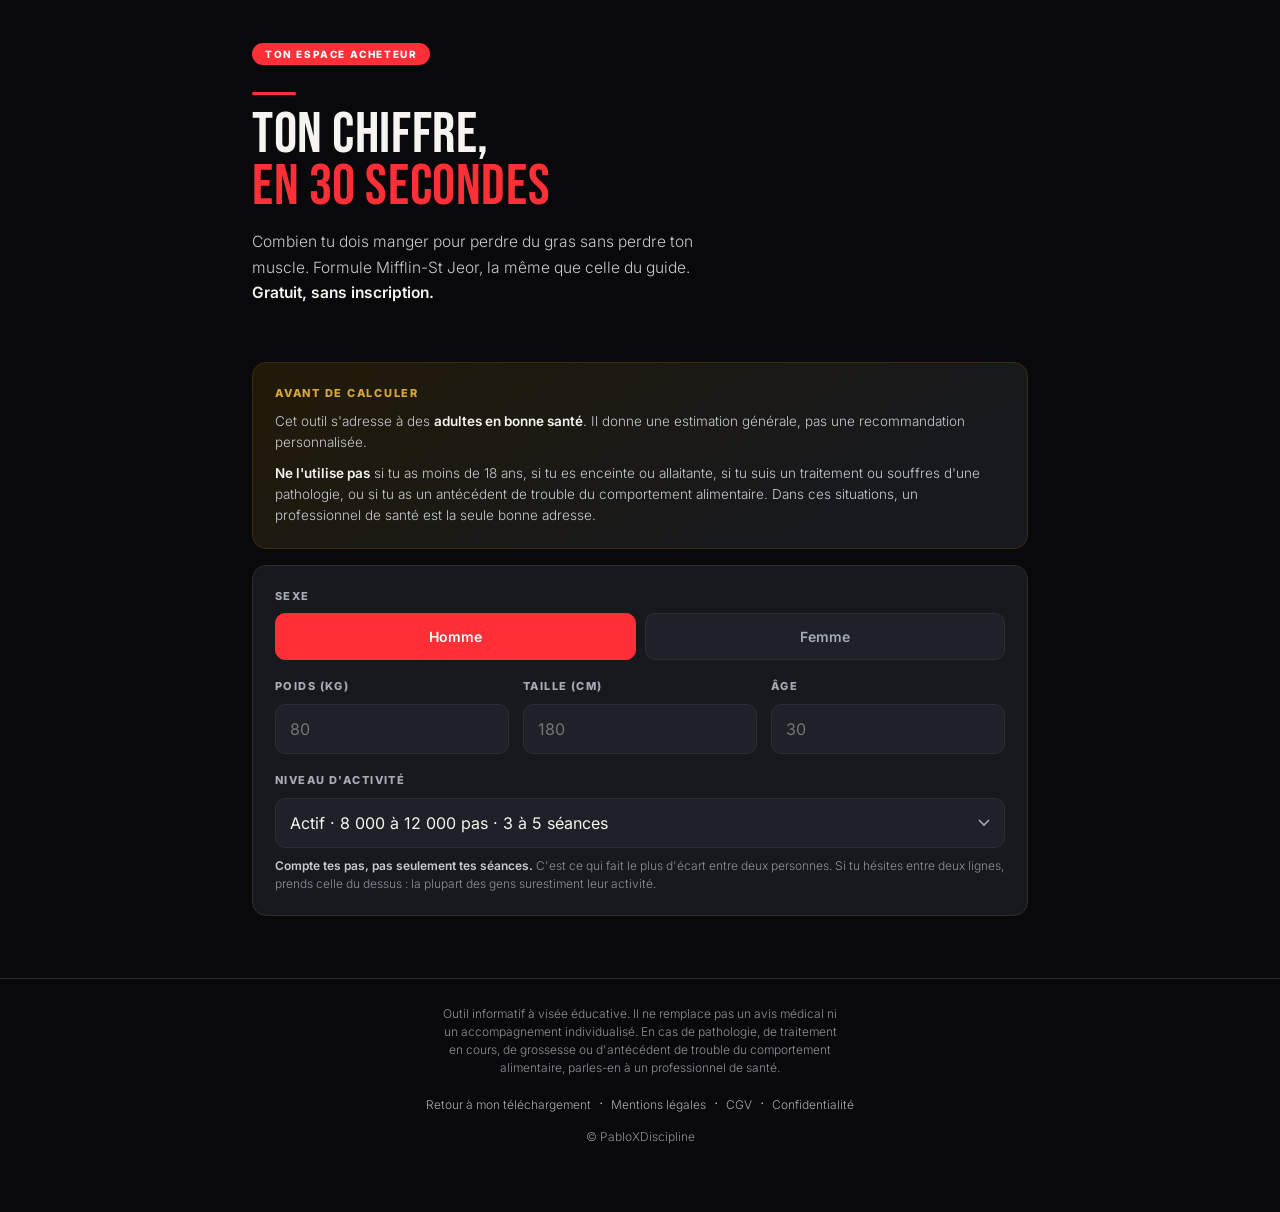
<file: calculateur-membre.html>
<!doctype html>
<html lang="fr">
<head>
<meta charset="utf-8">
<meta name="viewport" content="width=device-width, initial-scale=1, viewport-fit=cover">
<title>Ton calculateur · Protocole Sèche</title>
<meta name="description" content="Calcule ta maintenance, ton déficit et tes macros en 30 secondes. Formule Mifflin-St Jeor. Gratuit, sans inscription.">
<meta name="theme-color" content="#09090B">
<meta property="og:title" content="Calculateur de calories et macros. PXD">
<meta property="og:description" content="Ton chiffre de départ en 30 secondes. Gratuit, sans inscription.">
<meta name="robots" content="noindex">

<style>
@font-face{font-family:'Bebas';src:url('bebas-neue-latin-400-normal.woff2') format('woff2');font-weight:400;font-display:swap}
@font-face{font-family:'Inter';src:url('inter-latin-300-normal.woff2') format('woff2');font-weight:300;font-display:swap}
@font-face{font-family:'Inter';src:url('inter-latin-400-normal.woff2') format('woff2');font-weight:400;font-display:swap}
@font-face{font-family:'Inter';src:url('inter-latin-600-normal.woff2') format('woff2');font-weight:600;font-display:swap}
@font-face{font-family:'Inter';src:url('inter-latin-800-normal.woff2') format('woff2');font-weight:800;font-display:swap}

:root{--noir:#09090B;--anthra:#17191E;--anthra2:#1E2127;--line:#2A2D34;
  --blanc:#F5F4F0;--gris:#A7ABB4;--gris2:#C8CBD2;--rouge:#FF2F38;--pad:22px}
*{margin:0;padding:0;box-sizing:border-box}
html{-webkit-text-size-adjust:100%}
body{background:var(--noir);color:var(--gris2);font-family:'Inter',system-ui,sans-serif;
  font-weight:300;line-height:1.6;padding-bottom:40px}.wrap{max-width:820px;margin:0 auto;padding:0 var(--pad)}
h1,h2,.big{font-family:'Bebas',Impact,sans-serif;font-weight:400;text-transform:uppercase;
  color:var(--blanc);line-height:.9;letter-spacing:.01em}
h1{font-size:clamp(34px,9vw,58px)}
h2{font-size:clamp(22px,5.5vw,30px)}.red{color:var(--rouge)}
p{font-size:15.5px;line-height:1.65}.small{font-size:13.5px;line-height:1.55;color:var(--gris)}.tiny{font-size:12px;line-height:1.5;color:#8E929B}.kicker{font-size:11px;font-weight:800;letter-spacing:.16em;text-transform:uppercase;color:var(--rouge)}.pill{display:inline-block;background:var(--rouge);color:#fff;font-weight:800;font-size:10px;
  letter-spacing:.16em;text-transform:uppercase;padding:6px 13px;border-radius:100px;line-height:1}.rule{width:44px;height:3px;background:var(--rouge);border-radius:2px}
strong{font-weight:600;color:var(--blanc)}
header{padding:40px 0 30px}
section{padding:26px 0}

/* ---- formulaire ---- */.card{background:var(--anthra);border:1px solid var(--line);border-radius:14px;padding:22px}.row{display:grid;gap:14px}
@media(min-width:620px){.row.r3{grid-template-columns:repeat(3,1fr)}}
label{display:block;font-size:11px;font-weight:800;letter-spacing:.13em;
  text-transform:uppercase;color:var(--gris);margin-bottom:8px}
input,select{width:100%;background:var(--anthra2);border:1px solid var(--line);border-radius:10px;
  padding:14px 14px;color:var(--blanc);font-family:'Inter',sans-serif;font-size:16px;font-weight:500;
  -webkit-appearance:none;appearance:none}
input:focus,select:focus{outline:none;border-color:var(--rouge)}
select{background-image:url("data:image/svg+xml;utf8,<svg xmlns='http://www.w3.org/2000/svg' width='12' height='8'><path d='M1 1l5 5 5-5' stroke='%23A7ABB4' stroke-width='1.6' fill='none'/></svg>");
  background-repeat:no-repeat;background-position:right 14px center;padding-right:36px}.seg{display:grid;grid-template-columns:1fr 1fr;gap:9px}.seg button{background:var(--anthra2);border:1px solid var(--line);border-radius:10px;padding:14px;
  color:var(--gris);font-family:'Inter',sans-serif;font-size:14px;font-weight:600;cursor:pointer}.seg button.on{background:var(--rouge);border-color:var(--rouge);color:#fff}

/* ---- résultats ---- */
#out{display:none}
#out.show{display:block}.hero-res{background:linear-gradient(150deg,#2A0E11 0%,#17191E 72%);border:1px solid #4A1B1F;
  border-radius:16px;padding:26px;text-align:center}.bignum{font-family:'Bebas',sans-serif;font-size:clamp(58px,16vw,92px);color:var(--rouge);line-height:.86}.bignum small{font-size:.32em;color:var(--blanc)}.macros{display:grid;grid-template-columns:repeat(3,1fr);gap:10px;margin-top:16px}.m{background:var(--anthra);border:1px solid var(--line);border-radius:11px;padding:15px 8px;text-align:center}.m .v{font-family:'Bebas',sans-serif;font-size:27px;color:var(--blanc);line-height:1}.m .l{font-size:10px;font-weight:800;letter-spacing:.12em;text-transform:uppercase;color:var(--gris);margin-top:6px}
table{width:100%;border-collapse:collapse;font-size:14px;margin-top:6px}
td{padding:11px 0;border-bottom:1px solid #202329;vertical-align:top}
td:first-child{color:var(--blanc);font-weight:600;width:52%}
td:last-child{text-align:right;color:var(--gris2)}
tr:last-child td{border-bottom:none}.btn{display:block;width:100%;max-width:420px;margin:0 auto;background:var(--rouge);color:#fff;
  text-decoration:none;border-radius:100px;padding:18px 22px;font-weight:800;font-size:15px;
  letter-spacing:.07em;text-transform:uppercase;line-height:1.2;text-align:center;border:none;
  cursor:pointer;font-family:'Inter',sans-serif;box-shadow:0 10px 34px rgba(255,47,56,.26)}.btn.ghost{background:transparent;border:1px solid var(--line);color:var(--gris2);box-shadow:none;
  font-size:13px;padding:14px}.btn .u{display:block;font-weight:400;font-size:12px;letter-spacing:.02em;text-transform:none;margin-top:6px;opacity:.94}.note{border:1px solid #3A2C10;background:linear-gradient(150deg,#221A08 0%,#17191E 75%);
  border-radius:11px;padding:16px 18px}.note .kicker{color:#D8A93A}
footer{border-top:1px solid var(--line);padding:26px 0;text-align:center;margin-top:36px}
footer a{color:var(--gris);text-decoration:none;font-size:12px}.step{display:flex;gap:14px;align-items:flex-start;padding:15px 0;border-top:1px solid var(--line)}.step:first-child{border-top:none;padding-top:0}.step .n{font-family:'Bebas',sans-serif;font-size:20px;color:var(--rouge);min-width:24px;line-height:1.25}.step b{display:block;color:var(--blanc);font-size:15px;font-weight:600;margin-bottom:3px}.step span{display:block;font-size:14px;color:var(--gris);line-height:1.5}
</style>
</head>
<body>

<header>
  <div class="wrap">
    <span class="pill">Ton espace acheteur</span>
    <div class="rule" style="margin-top:26px"></div>
    <h1 style="margin-top:14px">Ton chiffre,<br><span class="red">en 30 secondes</span></h1>
    <p style="margin-top:16px;max-width:46ch">Combien tu dois manger pour perdre du gras sans perdre
    ton muscle. Formule Mifflin-St Jeor, la même que celle du guide. <strong>Gratuit, sans
    inscription.</strong></p>
  </div>
</header>

<!-- ================= FORMULAIRE ================= -->
<section>
  <div class="wrap">
    <div class="card" style="border-color:#3A2C10;background:linear-gradient(150deg,#221A08 0%,#17191E 78%);margin-bottom:16px">
      <div class="kicker" style="color:#D8A93A">Avant de calculer</div>
      <p class="small" style="margin-top:9px;color:var(--gris2)">Cet outil s'adresse à des
      <strong style="color:var(--blanc)">adultes en bonne santé</strong>. Il donne une estimation
      générale, pas une recommandation personnalisée.</p>
      <p class="small" style="margin-top:10px;color:var(--gris2)">
      <strong style="color:var(--blanc)">Ne l'utilise pas</strong> si tu as moins de 18 ans, si tu
      es enceinte ou allaitante, si tu suis un traitement ou souffres d'une pathologie, ou si tu as
      un antécédent de trouble du comportement alimentaire. Dans ces situations, un professionnel
      de santé est la seule bonne adresse.</p>
    </div>

    <div class="card">
      <div style="margin-bottom:18px">
        <label>Sexe</label>
        <div class="seg">
          <button type="button" data-sexe="h" class="on">Homme</button>
          <button type="button" data-sexe="f">Femme</button>
        </div>
      </div>

      <div class="row r3" style="margin-bottom:18px">
        <div>
          <label for="poids">Poids (kg)</label>
          <input id="poids" type="number" inputmode="decimal" min="35" max="250" step="0.1" placeholder="80">
        </div>
        <div>
          <label for="taille">Taille (cm)</label>
          <input id="taille" type="number" inputmode="numeric" min="120" max="230" placeholder="180">
        </div>
        <div>
          <label for="age">Âge</label>
          <input id="age" type="number" inputmode="numeric" min="14" max="99" placeholder="30">
        </div>
      </div>

      <div>
        <label for="act">Niveau d'activité</label>
        <select id="act">
          <option value="1.2">Bureau · moins de 5 000 pas · 0 à 1 séance</option>
          <option value="1.375">Bureau · 5 000 à 8 000 pas · 2 à 3 séances</option>
          <option value="1.55" selected>Actif · 8 000 à 12 000 pas · 3 à 5 séances</option>
          <option value="1.725">Très actif ou métier physique · 12 000 pas et + · 5 séances et +</option>
        </select>
        <p class="tiny" style="margin-top:9px"><strong style="color:var(--gris2)">Compte tes pas,
        pas seulement tes séances.</strong> C'est ce qui fait le plus d'écart entre deux
        personnes. Si tu hésites entre deux lignes, prends celle du dessus : la plupart des gens
        surestiment leur activité.</p>
      </div>
    </div>
  </div>
</section>

<!-- ================= RÉSULTATS ================= -->
<section id="out">
  <div class="wrap">

    <div class="hero-res">
      <span class="kicker">Ton estimation de départ</span>
      <div class="bignum" style="margin-top:8px"><span id="cible">, </span><small> kcal</small></div>
      <p class="small" style="margin-top:4px" id="soustitre">par jour · déficit de 18 %</p>
      <div id="plancher" style="display:none;margin-top:16px;text-align:left;
        border:1px solid #3A2C10;background:#221A08;border-radius:11px;padding:14px 16px">
        <div class="kicker" style="color:#D8A93A">Plancher de sécurité appliqué</div>
        <p class="small" style="margin-top:7px;color:var(--gris2)">Le calcul brut tombait sous
        le seuil que je considère comme raisonnable sur la durée. <strong>La cible affichée a été
        relevée.</strong> Descendre plus bas te ferait perdre du muscle, de l'énergie et du
        sommeil pour un gain de vitesse minime. Si tu ne perds rien à ce niveau, la réponse est
        d'augmenter ta dépense, pas de couper davantage.</p>
      </div>
      <div class="macros">
        <div class="m"><div class="v" id="prot">, </div><div class="l">g protéines</div></div>
        <div class="m"><div class="v" id="gluc">, </div><div class="l">g glucides</div></div>
        <div class="m"><div class="v" id="lip">, </div><div class="l">g lipides</div></div>
      </div>
    </div>

    <div class="card" style="margin-top:14px">
      <span class="kicker">Le détail</span>
      <table>
        <tr><td>Métabolisme de base</td><td><span id="mb">, </span> kcal</td></tr>
        <tr><td>Maintenance</td><td><span id="maint">, </span> kcal</td></tr>
        <tr><td>Fourchette acceptable</td><td><span id="fourch">, </span></td></tr>
        <tr><td>Perte cible par semaine</td><td><span id="perte">, </span></td></tr>
        <tr><td>Protéines par kilo</td><td><span id="protkg">, </span></td></tr>
      </table>
      <button class="btn ghost" id="copy" style="margin-top:18px">Copier mes chiffres</button>
    </div>

    <div class="note" style="margin-top:14px">
      <span class="kicker">Lis bien ceci</span>
      <p class="small" style="margin-top:8px;color:var(--gris2)">Ce chiffre est une
      <strong>estimation de départ, pas une vérité</strong>. Deux personnes de même poids peuvent
      avoir 400 kcal d'écart de dépense réelle. Ce ne sont pas les formules qui décident, ce sont
      tes résultats sur 14 jours. La formule sert juste à ne pas partir de nulle part.</p>
    </div>

    <!-- ============ BLOC ACHETEUR. AUCUNE VENTE ============ -->
    <div style="margin-top:34px">
      <div class="rule"></div>
      <h2 style="margin-top:16px">Tu as ton chiffre.<br><span class="red">Voilà quoi en faire.</span></h2>
      <div class="card" style="margin-top:18px">
        <div class="step"><div class="n">01</div><div><b>Note-le quelque part</b>
          <span>Utilise le bouton « copier mes chiffres » et colle-les dans tes notes.
          Tu vas t'en servir tous les jours pendant deux semaines.</span></div></div>
        <div class="step"><div class="n">02</div><div><b>Chapitre 04, tes macros</b>
          <span>Le guide t'explique comment répartir ces grammes sur tes repas, et lesquels
          ne jamais négocier.</span></div></div>
        <div class="step"><div class="n">03</div><div><b>Chapitre 06, mesurer</b>
          <span>C'est le chapitre le plus important. Sans lui, tu abandonneras une méthode
          qui était en train de marcher.</span></div></div>
        <div class="step"><div class="n">04</div><div><b>Reviens dans 14 jours</b>
          <span>Si ton poids a bougé, recalcule avec ton nouveau poids. La cible se met à jour
          toute seule.</span></div></div>
      </div>
      <a class="btn" href="protocole-seche-71a4f3d49f.pdf" download style="margin-top:22px">
        Ouvrir mon guide
        <span class="u">PDF · 49 pages</span></a>
    </div>


  </div>
</section>

<footer>
  <div class="wrap">
    <p class="tiny" style="max-width:58ch;margin:0 auto 14px">Outil informatif à visée éducative.
    Il ne remplace pas un avis médical ni un accompagnement individualisé. En cas de pathologie,
    de traitement en cours, de grossesse ou d'antécédent de trouble du comportement alimentaire,
    parles-en à un professionnel de santé.</p>
    <p><a href="merci.html">Retour à mon téléchargement</a> &nbsp;·&nbsp;
       <a href="/mentions-legales.html">Mentions légales</a> &nbsp;·&nbsp;
       <a href="/cgv.html">CGV</a> &nbsp;·&nbsp;
       <a href="/confidentialite.html">Confidentialité</a></p>
    <p class="tiny" style="margin-top:12px">© PabloXDiscipline</p>
  </div>
</footer>

<script>
(function () {
  var sexe = 'h';
  var $ = function (id) { return document.getElementById(id); };
  var poids = $('poids'), taille = $('taille'), age = $('age'), act = $('act'), out = $('out');

  document.querySelectorAll('[data-sexe]').forEach(function (b) {
    b.addEventListener('click', function () {
      document.querySelectorAll('[data-sexe]').forEach(function (x) { x.classList.remove('on'); });
      b.classList.add('on');
      sexe = b.getAttribute('data-sexe');
      calc();
    });
  });

  [poids, taille, age, act].forEach(function (el) {
    el.addEventListener('input', calc);
    el.addEventListener('change', calc);
  });

  function nb(x) { return Math.round(x).toLocaleString('fr-FR'); }

  function calc() {
    var p = parseFloat(poids.value), t = parseFloat(taille.value), a = parseFloat(age.value);
    var f = parseFloat(act.value);

    // garde-fous : on n'affiche rien tant que les valeurs ne sont pas plausibles
    if (!(p >= 35 && p <= 250) || !(t >= 120 && t <= 230) || !(a >= 14 && a <= 99)) {
      out.classList.remove('show');
      return;
    }

    var mb = 10 * p + 6.25 * t - 5 * a + (sexe === 'h' ? 5 : -161);
    var maint = mb * f;
    var cible = maint * 0.82;

    // plancher de securite : jamais de recommandation sous ces seuils
    var plancher = (sexe === 'h') ? 1500 : 1200;
    var sousPlancher = false;
    if (cible < plancher) { cible = plancher; sousPlancher = true; }
    document.getElementById('plancher').style.display = sousPlancher ? 'block' : 'none';
    document.getElementById('soustitre').textContent =
      sousPlancher ? 'par jour · plancher de sécurité' : 'par jour · déficit de 18 %';

    var prot = p * 2;              // 2 g/kg
    var lip  = p * 0.9;            // 0,9 g/kg
    var gluc = (cible - prot * 4 - lip * 9) / 4;
    if (gluc < 50) gluc = 50;      // plancher de sécurité

    $('cible').textContent  = nb(cible);
    $('prot').textContent   = nb(prot);
    $('lip').textContent    = nb(lip);
    $('gluc').textContent   = nb(gluc);
    $('mb').textContent     = nb(mb);
    $('maint').textContent  = nb(maint);
    $('fourch').textContent = nb(Math.max(maint * 0.80, plancher)) + ' à '
                            + nb(Math.max(maint * 0.85, plancher)) + ' kcal';
    $('perte').textContent  = nb(p * 5) + ' à ' + nb(p * 10) + ' g';
    $('protkg').textContent = nb(p * 1.8) + ' à ' + nb(p * 2.2) + ' g';

    out.classList.add('show');
  }

  $('copy').addEventListener('click', function () {
    var txt = 'MES CHIFFRES. Protocole Sèche by PXD\n\n'
      + 'Cible : ' + $('cible').textContent + ' kcal/jour\n'
      + 'Protéines : ' + $('prot').textContent + ' g\n'
      + 'Glucides : ' + $('gluc').textContent + ' g\n'
      + 'Lipides : ' + $('lip').textContent + ' g\n\n'
      + 'Maintenance : ' + $('maint').textContent + ' kcal\n'
      + 'Perte cible : ' + $('perte').textContent + ' par semaine\n\n'
      + 'seche.pabloxdiscipline.com';
    var btn = this;
    function done() { btn.textContent = 'Copié'; setTimeout(function () { btn.textContent = 'Copier mes chiffres'; }, 1800); }
    if (navigator.clipboard) { navigator.clipboard.writeText(txt).then(done, done); }
    else {
      var ta = document.createElement('textarea');
      ta.value = txt; document.body.appendChild(ta); ta.select();
      try { document.execCommand('copy'); } catch (e) {}
      document.body.removeChild(ta); done();
    }
  });
})();
</script>
</body>
</html>
</file>
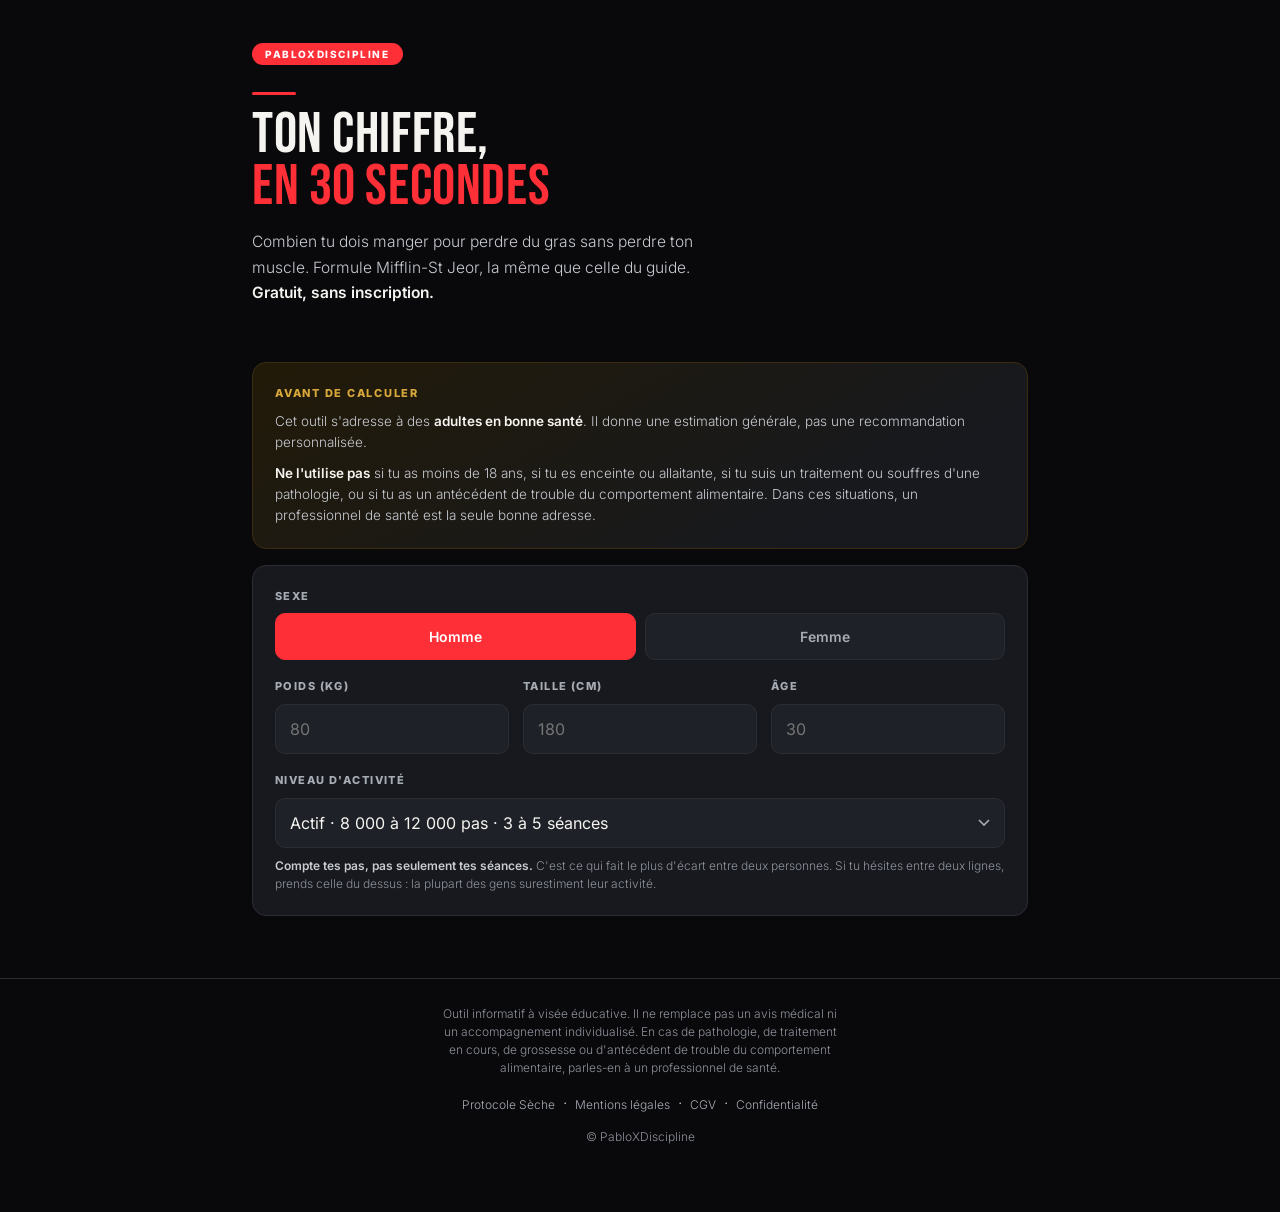
<file: calculateur.html>
<!doctype html>
<html lang="fr">
<head>
<meta charset="utf-8">
<meta name="viewport" content="width=device-width, initial-scale=1, viewport-fit=cover">
<title>Calculateur de calories et macros · PXD</title>
<meta name="description" content="Calcule ta maintenance, ton déficit et tes macros en 30 secondes. Formule Mifflin-St Jeor. Gratuit, sans inscription.">
<meta name="theme-color" content="#09090B">
<meta property="og:title" content="Calculateur de calories et macros. PXD">
<meta property="og:description" content="Ton chiffre de départ en 30 secondes. Gratuit, sans inscription.">
<link rel="canonical" href="https://seche.pabloxdiscipline.com/calculateur.html">

<style>
@font-face{font-family:'Bebas';src:url('bebas-neue-latin-400-normal.woff2') format('woff2');font-weight:400;font-display:swap}
@font-face{font-family:'Inter';src:url('inter-latin-300-normal.woff2') format('woff2');font-weight:300;font-display:swap}
@font-face{font-family:'Inter';src:url('inter-latin-400-normal.woff2') format('woff2');font-weight:400;font-display:swap}
@font-face{font-family:'Inter';src:url('inter-latin-600-normal.woff2') format('woff2');font-weight:600;font-display:swap}
@font-face{font-family:'Inter';src:url('inter-latin-800-normal.woff2') format('woff2');font-weight:800;font-display:swap}

:root{--noir:#09090B;--anthra:#17191E;--anthra2:#1E2127;--line:#2A2D34;
  --blanc:#F5F4F0;--gris:#A7ABB4;--gris2:#C8CBD2;--rouge:#FF2F38;--pad:22px}
*{margin:0;padding:0;box-sizing:border-box}
html{-webkit-text-size-adjust:100%}
body{background:var(--noir);color:var(--gris2);font-family:'Inter',system-ui,sans-serif;
  font-weight:300;line-height:1.6;padding-bottom:40px}.wrap{max-width:820px;margin:0 auto;padding:0 var(--pad)}
h1,h2,.big{font-family:'Bebas',Impact,sans-serif;font-weight:400;text-transform:uppercase;
  color:var(--blanc);line-height:.9;letter-spacing:.01em}
h1{font-size:clamp(34px,9vw,58px)}
h2{font-size:clamp(22px,5.5vw,30px)}.red{color:var(--rouge)}
p{font-size:15.5px;line-height:1.65}.small{font-size:13.5px;line-height:1.55;color:var(--gris)}.tiny{font-size:12px;line-height:1.5;color:#8E929B}.kicker{font-size:11px;font-weight:800;letter-spacing:.16em;text-transform:uppercase;color:var(--rouge)}.pill{display:inline-block;background:var(--rouge);color:#fff;font-weight:800;font-size:10px;
  letter-spacing:.16em;text-transform:uppercase;padding:6px 13px;border-radius:100px;line-height:1}.rule{width:44px;height:3px;background:var(--rouge);border-radius:2px}
strong{font-weight:600;color:var(--blanc)}
header{padding:40px 0 30px}
section{padding:26px 0}

/* ---- formulaire ---- */.card{background:var(--anthra);border:1px solid var(--line);border-radius:14px;padding:22px}.row{display:grid;gap:14px}
@media(min-width:620px){.row.r3{grid-template-columns:repeat(3,1fr)}}
label{display:block;font-size:11px;font-weight:800;letter-spacing:.13em;
  text-transform:uppercase;color:var(--gris);margin-bottom:8px}
input,select{width:100%;background:var(--anthra2);border:1px solid var(--line);border-radius:10px;
  padding:14px 14px;color:var(--blanc);font-family:'Inter',sans-serif;font-size:16px;font-weight:500;
  -webkit-appearance:none;appearance:none}
input:focus,select:focus{outline:none;border-color:var(--rouge)}
select{background-image:url("data:image/svg+xml;utf8,<svg xmlns='http://www.w3.org/2000/svg' width='12' height='8'><path d='M1 1l5 5 5-5' stroke='%23A7ABB4' stroke-width='1.6' fill='none'/></svg>");
  background-repeat:no-repeat;background-position:right 14px center;padding-right:36px}.seg{display:grid;grid-template-columns:1fr 1fr;gap:9px}.seg button{background:var(--anthra2);border:1px solid var(--line);border-radius:10px;padding:14px;
  color:var(--gris);font-family:'Inter',sans-serif;font-size:14px;font-weight:600;cursor:pointer}.seg button.on{background:var(--rouge);border-color:var(--rouge);color:#fff}

/* ---- résultats ---- */
#out{display:none}
#out.show{display:block}.hero-res{background:linear-gradient(150deg,#2A0E11 0%,#17191E 72%);border:1px solid #4A1B1F;
  border-radius:16px;padding:26px;text-align:center}.bignum{font-family:'Bebas',sans-serif;font-size:clamp(58px,16vw,92px);color:var(--rouge);line-height:.86}.bignum small{font-size:.32em;color:var(--blanc)}.macros{display:grid;grid-template-columns:repeat(3,1fr);gap:10px;margin-top:16px}.m{background:var(--anthra);border:1px solid var(--line);border-radius:11px;padding:15px 8px;text-align:center}.m .v{font-family:'Bebas',sans-serif;font-size:27px;color:var(--blanc);line-height:1}.m .l{font-size:10px;font-weight:800;letter-spacing:.12em;text-transform:uppercase;color:var(--gris);margin-top:6px}
table{width:100%;border-collapse:collapse;font-size:14px;margin-top:6px}
td{padding:11px 0;border-bottom:1px solid #202329;vertical-align:top}
td:first-child{color:var(--blanc);font-weight:600;width:52%}
td:last-child{text-align:right;color:var(--gris2)}
tr:last-child td{border-bottom:none}.btn{display:block;width:100%;max-width:420px;margin:0 auto;background:var(--rouge);color:#fff;
  text-decoration:none;border-radius:100px;padding:18px 22px;font-weight:800;font-size:15px;
  letter-spacing:.07em;text-transform:uppercase;line-height:1.2;text-align:center;border:none;
  cursor:pointer;font-family:'Inter',sans-serif;box-shadow:0 10px 34px rgba(255,47,56,.26)}.btn.ghost{background:transparent;border:1px solid var(--line);color:var(--gris2);box-shadow:none;
  font-size:13px;padding:14px}.btn .u{display:block;font-weight:400;font-size:12px;letter-spacing:.02em;text-transform:none;margin-top:6px;opacity:.94}.note{border:1px solid #3A2C10;background:linear-gradient(150deg,#221A08 0%,#17191E 75%);
  border-radius:11px;padding:16px 18px}.note .kicker{color:#D8A93A}
footer{border-top:1px solid var(--line);padding:26px 0;text-align:center;margin-top:36px}
footer a{color:var(--gris);text-decoration:none;font-size:12px}
</style>
</head>
<body>

<header>
  <div class="wrap">
    <span class="pill">PabloXDiscipline</span>
    <div class="rule" style="margin-top:26px"></div>
    <h1 style="margin-top:14px">Ton chiffre,<br><span class="red">en 30 secondes</span></h1>
    <p style="margin-top:16px;max-width:46ch">Combien tu dois manger pour perdre du gras sans perdre
    ton muscle. Formule Mifflin-St Jeor, la même que celle du guide. <strong>Gratuit, sans
    inscription.</strong></p>
  </div>
</header>

<!-- ================= FORMULAIRE ================= -->
<section>
  <div class="wrap">
    <div class="card" style="border-color:#3A2C10;background:linear-gradient(150deg,#221A08 0%,#17191E 78%);margin-bottom:16px">
      <div class="kicker" style="color:#D8A93A">Avant de calculer</div>
      <p class="small" style="margin-top:9px;color:var(--gris2)">Cet outil s'adresse à des
      <strong style="color:var(--blanc)">adultes en bonne santé</strong>. Il donne une estimation
      générale, pas une recommandation personnalisée.</p>
      <p class="small" style="margin-top:10px;color:var(--gris2)">
      <strong style="color:var(--blanc)">Ne l'utilise pas</strong> si tu as moins de 18 ans, si tu
      es enceinte ou allaitante, si tu suis un traitement ou souffres d'une pathologie, ou si tu as
      un antécédent de trouble du comportement alimentaire. Dans ces situations, un professionnel
      de santé est la seule bonne adresse.</p>
    </div>

    <div class="card">
      <div style="margin-bottom:18px">
        <label>Sexe</label>
        <div class="seg">
          <button type="button" data-sexe="h" class="on">Homme</button>
          <button type="button" data-sexe="f">Femme</button>
        </div>
      </div>

      <div class="row r3" style="margin-bottom:18px">
        <div>
          <label for="poids">Poids (kg)</label>
          <input id="poids" type="number" inputmode="decimal" min="35" max="250" step="0.1" placeholder="80">
        </div>
        <div>
          <label for="taille">Taille (cm)</label>
          <input id="taille" type="number" inputmode="numeric" min="120" max="230" placeholder="180">
        </div>
        <div>
          <label for="age">Âge</label>
          <input id="age" type="number" inputmode="numeric" min="14" max="99" placeholder="30">
        </div>
      </div>

      <div>
        <label for="act">Niveau d'activité</label>
        <select id="act">
          <option value="1.2">Bureau · moins de 5 000 pas · 0 à 1 séance</option>
          <option value="1.375">Bureau · 5 000 à 8 000 pas · 2 à 3 séances</option>
          <option value="1.55" selected>Actif · 8 000 à 12 000 pas · 3 à 5 séances</option>
          <option value="1.725">Très actif ou métier physique · 12 000 pas et + · 5 séances et +</option>
        </select>
        <p class="tiny" style="margin-top:9px"><strong style="color:var(--gris2)">Compte tes pas,
        pas seulement tes séances.</strong> C'est ce qui fait le plus d'écart entre deux
        personnes. Si tu hésites entre deux lignes, prends celle du dessus : la plupart des gens
        surestiment leur activité.</p>
      </div>
    </div>
  </div>
</section>

<!-- ================= RÉSULTATS ================= -->
<section id="out">
  <div class="wrap">

    <div class="hero-res">
      <span class="kicker">Ton estimation de départ</span>
      <div class="bignum" style="margin-top:8px"><span id="cible">, </span><small> kcal</small></div>
      <p class="small" style="margin-top:4px" id="soustitre">par jour · déficit de 18 %</p>
      <div id="plancher" style="display:none;margin-top:16px;text-align:left;
        border:1px solid #3A2C10;background:#221A08;border-radius:11px;padding:14px 16px">
        <div class="kicker" style="color:#D8A93A">Plancher de sécurité appliqué</div>
        <p class="small" style="margin-top:7px;color:var(--gris2)">Le calcul brut tombait sous
        le seuil que je considère comme raisonnable sur la durée. <strong>La cible affichée a été
        relevée.</strong> Descendre plus bas te ferait perdre du muscle, de l'énergie et du
        sommeil pour un gain de vitesse minime. Si tu ne perds rien à ce niveau, la réponse est
        d'augmenter ta dépense, pas de couper davantage.</p>
      </div>
      <div class="macros">
        <div class="m"><div class="v" id="prot">, </div><div class="l">g protéines</div></div>
        <div class="m"><div class="v" id="gluc">, </div><div class="l">g glucides</div></div>
        <div class="m"><div class="v" id="lip">, </div><div class="l">g lipides</div></div>
      </div>
    </div>

    <div class="card" style="margin-top:14px">
      <span class="kicker">Le détail</span>
      <table>
        <tr><td>Métabolisme de base</td><td><span id="mb">, </span> kcal</td></tr>
        <tr><td>Maintenance</td><td><span id="maint">, </span> kcal</td></tr>
        <tr><td>Fourchette acceptable</td><td><span id="fourch">, </span></td></tr>
        <tr><td>Perte cible par semaine</td><td><span id="perte">, </span></td></tr>
        <tr><td>Protéines par kilo</td><td><span id="protkg">, </span></td></tr>
      </table>
      <button class="btn ghost" id="copy" style="margin-top:18px">Copier mes chiffres</button>
    </div>

    <div class="note" style="margin-top:14px">
      <span class="kicker">Lis bien ceci</span>
      <p class="small" style="margin-top:8px;color:var(--gris2)">Ce chiffre est une
      <strong>estimation de départ, pas une vérité</strong>. Deux personnes de même poids peuvent
      avoir 400 kcal d'écart de dépense réelle. Ce ne sont pas les formules qui décident, ce sont
      tes résultats sur 14 jours. La formule sert juste à ne pas partir de nulle part.</p>
    </div>

    <!-- ============ BLOC DE CONVERSION ============ -->
    <div style="text-align:center;margin-top:34px">
      <div class="rule" style="margin:0 auto"></div>
      <h2 style="margin-top:16px">Tu as ton chiffre.<br><span class="red">Maintenant, qu'en fais-tu&nbsp;?</span></h2>
      <p style="margin-top:14px;max-width:50ch;margin-left:auto;margin-right:auto">Ce nombre ne sert
      à rien tout seul. Ce qui compte, c'est comment le mesurer, quoi ajuster, et quoi faire le jour
      où la balance ne bouge plus. <strong>C'est tout le contenu du guide.</strong></p>
      <a class="btn" href="/" style="margin-top:22px">Voir le Protocole Sèche · 27,99 €
        <span class="u">49 pages · 17 chapitres · 11 recettes</span></a>
    </div>

    <!--
    ================= EMPLACEMENT FORMULAIRE BREVO =================
    Pour transformer cette page en aimant à emails :
    1. Brevo → Contacts → Formulaires → créer un formulaire d'inscription
    2. Copier le code d'intégration fourni par Brevo
    3. Le coller ci-dessous, entre les deux commentaires
    Ne rien changer d'autre sur la page.
    ============================================================= -->

  </div>
</section>

<footer>
  <div class="wrap">
    <p class="tiny" style="max-width:58ch;margin:0 auto 14px">Outil informatif à visée éducative.
    Il ne remplace pas un avis médical ni un accompagnement individualisé. En cas de pathologie,
    de traitement en cours, de grossesse ou d'antécédent de trouble du comportement alimentaire,
    parles-en à un professionnel de santé.</p>
    <p><a href="/">Protocole Sèche</a> &nbsp;·&nbsp;
       <a href="/mentions-legales.html">Mentions légales</a> &nbsp;·&nbsp;
       <a href="/cgv.html">CGV</a> &nbsp;·&nbsp;
       <a href="/confidentialite.html">Confidentialité</a></p>
    <p class="tiny" style="margin-top:12px">© PabloXDiscipline</p>
  </div>
</footer>

<script>
(function () {
  var sexe = 'h';
  var $ = function (id) { return document.getElementById(id); };
  var poids = $('poids'), taille = $('taille'), age = $('age'), act = $('act'), out = $('out');

  document.querySelectorAll('[data-sexe]').forEach(function (b) {
    b.addEventListener('click', function () {
      document.querySelectorAll('[data-sexe]').forEach(function (x) { x.classList.remove('on'); });
      b.classList.add('on');
      sexe = b.getAttribute('data-sexe');
      calc();
    });
  });

  [poids, taille, age, act].forEach(function (el) {
    el.addEventListener('input', calc);
    el.addEventListener('change', calc);
  });

  function nb(x) { return Math.round(x).toLocaleString('fr-FR'); }

  function calc() {
    var p = parseFloat(poids.value), t = parseFloat(taille.value), a = parseFloat(age.value);
    var f = parseFloat(act.value);

    // garde-fous : on n'affiche rien tant que les valeurs ne sont pas plausibles
    if (!(p >= 35 && p <= 250) || !(t >= 120 && t <= 230) || !(a >= 14 && a <= 99)) {
      out.classList.remove('show');
      return;
    }

    var mb = 10 * p + 6.25 * t - 5 * a + (sexe === 'h' ? 5 : -161);
    var maint = mb * f;
    var cible = maint * 0.82;

    // plancher de securite : jamais de recommandation sous ces seuils
    var plancher = (sexe === 'h') ? 1500 : 1200;
    var sousPlancher = false;
    if (cible < plancher) { cible = plancher; sousPlancher = true; }
    document.getElementById('plancher').style.display = sousPlancher ? 'block' : 'none';
    document.getElementById('soustitre').textContent =
      sousPlancher ? 'par jour · plancher de sécurité' : 'par jour · déficit de 18 %';

    var prot = p * 2;              // 2 g/kg
    var lip  = p * 0.9;            // 0,9 g/kg
    var gluc = (cible - prot * 4 - lip * 9) / 4;
    if (gluc < 50) gluc = 50;      // plancher de sécurité

    $('cible').textContent  = nb(cible);
    $('prot').textContent   = nb(prot);
    $('lip').textContent    = nb(lip);
    $('gluc').textContent   = nb(gluc);
    $('mb').textContent     = nb(mb);
    $('maint').textContent  = nb(maint);
    $('fourch').textContent = nb(Math.max(maint * 0.80, plancher)) + ' à '
                            + nb(Math.max(maint * 0.85, plancher)) + ' kcal';
    $('perte').textContent  = nb(p * 5) + ' à ' + nb(p * 10) + ' g';
    $('protkg').textContent = nb(p * 1.8) + ' à ' + nb(p * 2.2) + ' g';

    out.classList.add('show');
  }

  $('copy').addEventListener('click', function () {
    var txt = 'MES CHIFFRES. Protocole Sèche by PXD\n\n'
      + 'Cible : ' + $('cible').textContent + ' kcal/jour\n'
      + 'Protéines : ' + $('prot').textContent + ' g\n'
      + 'Glucides : ' + $('gluc').textContent + ' g\n'
      + 'Lipides : ' + $('lip').textContent + ' g\n\n'
      + 'Maintenance : ' + $('maint').textContent + ' kcal\n'
      + 'Perte cible : ' + $('perte').textContent + ' par semaine\n\n'
      + 'seche.pabloxdiscipline.com';
    var btn = this;
    function done() { btn.textContent = 'Copié'; setTimeout(function () { btn.textContent = 'Copier mes chiffres'; }, 1800); }
    if (navigator.clipboard) { navigator.clipboard.writeText(txt).then(done, done); }
    else {
      var ta = document.createElement('textarea');
      ta.value = txt; document.body.appendChild(ta); ta.select();
      try { document.execCommand('copy'); } catch (e) {}
      document.body.removeChild(ta); done();
    }
  });
})();
</script>
</body>
</html>
</file>
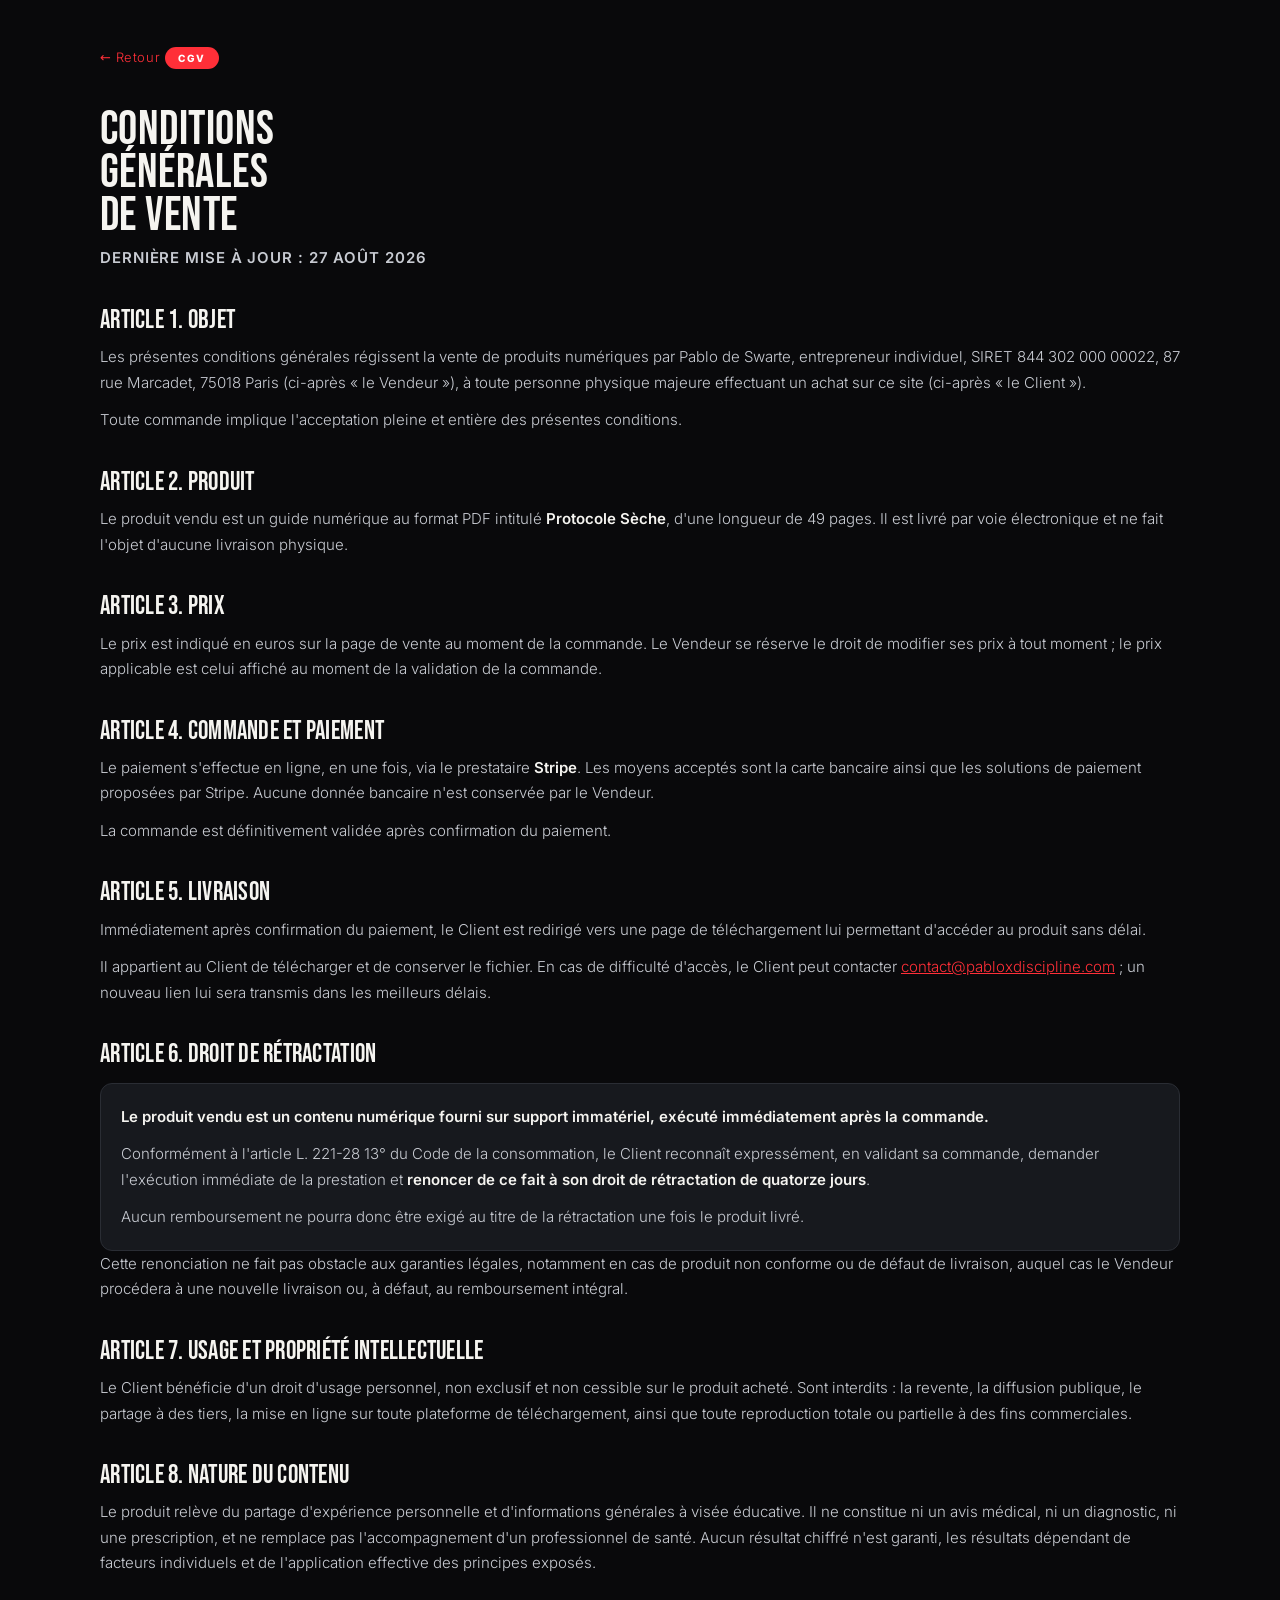
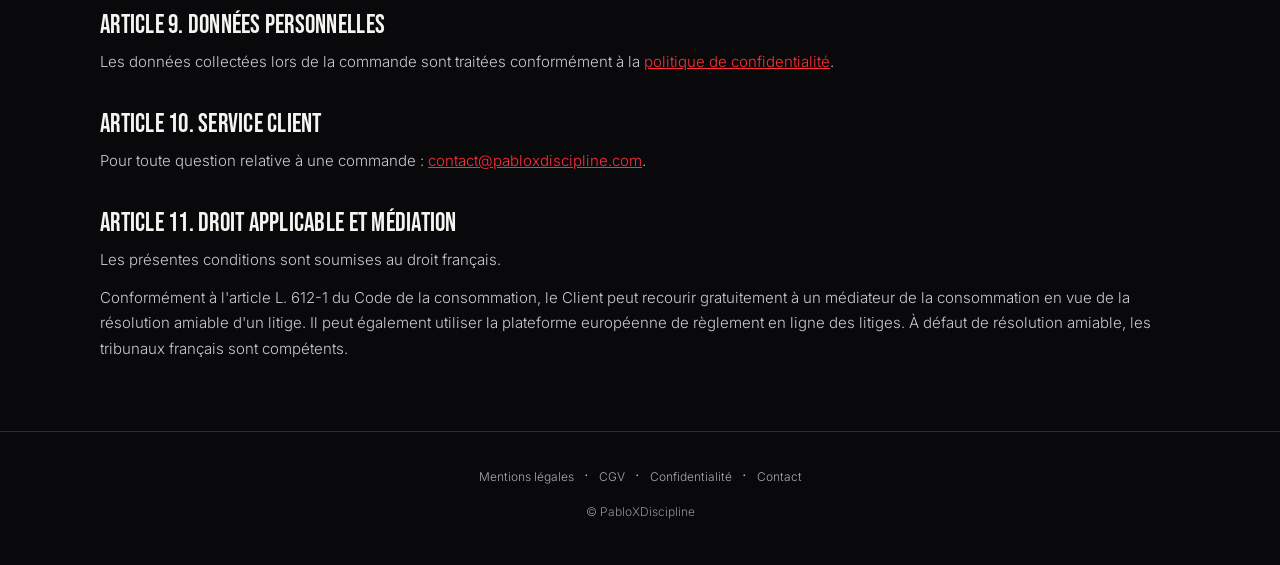
<file: cgv.html>
<!doctype html>
<html lang="fr"><head>
<meta charset="utf-8">
<meta name="viewport" content="width=device-width, initial-scale=1, viewport-fit=cover">
<meta name="robots" content="noindex">
<title>Conditions générales de vente · PabloXDiscipline</title>
<meta name="theme-color" content="#09090B">
<style>
/* ===================================================================
   PROTOCOLE SÈCHE. LANDING PAGE
   ⚠️  UNE SEULE CHOSE À MODIFIER : la variable STRIPE_URL en bas de page
   =================================================================== */

@font-face{font-family:'Bebas';src:url('bebas-neue-latin-400-normal.woff2') format('woff2');font-weight:400;font-display:swap}
@font-face{font-family:'Inter';src:url('inter-latin-300-normal.woff2') format('woff2');font-weight:300;font-display:swap}
@font-face{font-family:'Inter';src:url('inter-latin-400-normal.woff2') format('woff2');font-weight:400;font-display:swap}
@font-face{font-family:'Inter';src:url('inter-latin-600-normal.woff2') format('woff2');font-weight:600;font-display:swap}
@font-face{font-family:'Inter';src:url('inter-latin-800-normal.woff2') format('woff2');font-weight:800;font-display:swap}

:root{
  --noir:#09090B; --anthra:#17191E; --anthra2:#1E2127; --line:#2A2D34;
  --blanc:#F5F4F0; --gris:#A7ABB4; --gris2:#C8CBD2; --rouge:#FF2F38;
  --pad:22px; --max:1080px;
}
*{margin:0;padding:0;box-sizing:border-box}
html{scroll-behavior:smooth;-webkit-text-size-adjust:100%}
body{background:var(--noir);color:var(--gris2);font-family:'Inter',system-ui,sans-serif;
  font-weight:300;line-height:1.6;overflow-x:hidden}
img{display:block;max-width:100%;height:auto}
a{color:inherit}.wrap{max-width:var(--max);margin:0 auto;padding-left:var(--pad);padding-right:var(--pad)}
section{padding:64px 0}.pill{display:inline-block;background:var(--rouge);color:#fff;font-weight:800;font-size:10px;
  letter-spacing:.16em;text-transform:uppercase;padding:6px 13px;border-radius:100px;line-height:1}.pill.ghost{background:transparent;border:1px solid var(--line);color:var(--gris)}.rule{width:44px;height:3px;background:var(--rouge);border-radius:2px}

h1,h2,h3.big{font-family:'Bebas',Impact,sans-serif;font-weight:400;text-transform:uppercase;
  color:var(--blanc);line-height:.9;letter-spacing:.01em}
h1{font-size:clamp(38px,10.5vw,74px)}
h2{font-size:clamp(31px,8vw,54px)}.red{color:var(--rouge)}
p{font-size:16px;line-height:1.65}.lede{font-size:clamp(17px,4.4vw,21px);line-height:1.45;color:var(--blanc);font-weight:300}.small{font-size:14px;line-height:1.55;color:var(--gris)}.tiny{font-size:12px;line-height:1.5;color:#8E929B}.kicker{font-size:11px;font-weight:800;letter-spacing:.16em;text-transform:uppercase;color:var(--rouge)}.kicker.g{color:var(--gris)}
strong{font-weight:600;color:var(--blanc)}

/* ---------- HERO ---------- */.hero{position:relative;min-height:100svh;display:flex;flex-direction:column;
  justify-content:flex-end;padding:0;overflow:hidden}.hero img.bg{position:absolute;inset:0;width:100%;height:100%;object-fit:cover;object-position:60% 40%}.hero .veil{position:absolute;inset:0;background:
  linear-gradient(to bottom,rgba(9,9,11,.72) 0%,rgba(9,9,11,.30) 30%,rgba(9,9,11,.86) 72%,#09090B 100%)}.hero .top{position:absolute;top:0;left:0;right:0;padding:22px var(--pad) 0;z-index:2}.hero .inner{position:relative;z-index:2;padding:0 var(--pad) 52px}.hero h1{margin-top:16px}.hero .scroll{margin-top:26px;font-size:12px;letter-spacing:.14em;text-transform:uppercase;
  color:var(--gris);font-weight:600;display:flex;align-items:center;gap:9px}.hero .scroll:after{content:"";width:1px;height:22px;background:var(--rouge);display:block}

/* ---------- MIROIR ---------- */.mirror p{font-size:clamp(17px,4.6vw,22px);line-height:1.45;color:var(--blanc);font-weight:300}.mirror p+p{margin-top:22px}.mirror .last{color:var(--gris)}

/* ---------- TURN ---------- */.turn{background:var(--anthra);border-top:1px solid var(--line);border-bottom:1px solid var(--line)}

/* ---------- CARTES ---------- */.card{background:var(--anthra);border:1px solid var(--line);border-radius:14px;padding:22px}.card.flat{background:transparent}.grid{display:grid;gap:14px}
@media(min-width:760px){.grid.g2{grid-template-columns:1fr 1fr}.grid.g3{grid-template-columns:repeat(3,1fr)}.grid.g4{grid-template-columns:repeat(4,1fr)}
  section{padding:88px 0}
}

/* ---------- SPECS ---------- */.specs{display:grid;grid-template-columns:repeat(2,1fr);gap:10px}
@media(min-width:560px){.specs{grid-template-columns:repeat(4,1fr)}}.spec{background:var(--anthra);border:1px solid var(--line);border-radius:11px;padding:15px 10px;text-align:center}.spec .v{font-family:'Bebas',sans-serif;font-size:30px;color:var(--rouge);line-height:1}.spec .l{font-size:10px;font-weight:800;letter-spacing:.13em;text-transform:uppercase;
  color:var(--gris);margin-top:6px}

/* ---------- CAROUSEL PAGES ---------- */.rail{display:flex;gap:12px;overflow-x:auto;padding:4px 0 14px;
  scroll-snap-type:x mandatory;-webkit-overflow-scrolling:touch;
  margin-left:calc(var(--pad)*-1);margin-right:calc(var(--pad)*-1);
  padding-left:var(--pad);padding-right:var(--pad);scrollbar-width:none}.rail::-webkit-scrollbar{display:none}.rail>*{flex:0 0 auto;scroll-snap-align:center}.rail img{width:198px;border-radius:9px;border:1px solid var(--line)}

/* ---------- RECETTES ---------- */.recgrid{display:grid;grid-template-columns:1fr 1fr;gap:9px}
@media(min-width:760px){.recgrid{grid-template-columns:repeat(3,1fr)}}.rec{position:relative;border-radius:11px;overflow:hidden;aspect-ratio:3/4;background:#000}.rec img{width:100%;height:100%;object-fit:cover}.rec .tag{position:absolute;left:9px;bottom:9px;background:rgba(9,9,11,.82);
  backdrop-filter:blur(6px);border:1px solid rgba(255,255,255,.12);border-radius:7px;
  padding:5px 9px;font-size:10px;font-weight:800;letter-spacing:.09em;color:#fff}.rec .tag b{color:var(--rouge)}.rec .lock{position:absolute;inset:0;display:flex;align-items:center;justify-content:center;
  background:rgba(9,9,11,.62);font-family:'Bebas',sans-serif;font-size:15px;letter-spacing:.1em;
  color:var(--blanc);text-align:center;padding:14px;line-height:1.1}

/* ---------- LISTES ---------- */
ul.pxd{list-style:none}
ul.pxd li{position:relative;padding-left:22px;font-size:15px;line-height:1.5}
ul.pxd li+li{margin-top:12px}
ul.pxd li:before{content:"";position:absolute;left:0;top:8px;width:7px;height:7px;
  background:var(--rouge);border-radius:2px}
ul.pxd.no li:before{background:#3A3E46}

/* ---------- CTA ---------- */.ctabox{text-align:center;padding:8px 0}.btn{display:block;width:100%;max-width:430px;margin:0 auto;background:var(--rouge);color:#fff;
  text-decoration:none;border-radius:100px;padding:19px 22px;font-weight:800;font-size:15px;
  letter-spacing:.08em;text-transform:uppercase;line-height:1.2;
  box-shadow:0 10px 34px rgba(255,47,56,.28);transition:transform.12s ease}.btn:active{transform:scale(.985)}.btn .u{display:block;font-weight:400;font-size:12px;letter-spacing:.02em;
  text-transform:none;margin-top:6px;opacity:.94}.rea{margin-top:14px;font-size:12px;color:var(--gris);letter-spacing:.02em}

/* ---------- QUI ---------- */.who{display:grid;gap:24px}
@media(min-width:760px){.who{grid-template-columns:0.85fr 1.15fr;align-items:center;gap:38px}}.who img{width:100%;border-radius:14px;border:1px solid var(--line)}

/* ---------- SOMMAIRE ---------- */
details.toc{border:1px solid var(--line);border-radius:12px;background:var(--anthra);overflow:hidden}
details.toc summary{padding:17px 20px;cursor:pointer;list-style:none;font-weight:600;
  color:var(--blanc);font-size:15px;display:flex;justify-content:space-between;align-items:center}
details.toc summary::-webkit-details-marker{display:none}
details.toc summary:after{content:"+";color:var(--rouge);font-size:20px;font-weight:400}
details.toc[open] summary:after{content:"–"}.tocbody{padding:0 20px 20px}.tocline{display:flex;gap:13px;padding:11px 0;border-top:1px solid #202329}.tocline .n{font-family:'Bebas',sans-serif;color:var(--rouge);font-size:16px;min-width:22px;line-height:1.3}.tocline .t b{display:block;color:var(--blanc);font-size:14px;font-weight:600}.tocline .t span{font-size:13px;color:var(--gris)}

/* ---------- PRIX ---------- */.price{font-family:'Bebas',sans-serif;font-size:clamp(64px,17vw,110px);color:var(--blanc);line-height:.86}.price small{font-size:.42em;color:var(--rouge)}

/* ---------- FAQ ---------- */
details.faq{border-bottom:1px solid var(--line)}
details.faq summary{padding:17px 0;cursor:pointer;list-style:none;font-weight:600;
  color:var(--blanc);font-size:15px;display:flex;justify-content:space-between;gap:14px;align-items:flex-start}
details.faq summary::-webkit-details-marker{display:none}
details.faq summary:after{content:"+";color:var(--rouge);font-size:19px;font-weight:400;flex:0 0 auto}
details.faq[open] summary:after{content:"–"}
details.faq .a{padding:0 0 18px;font-size:14.5px;color:var(--gris2);line-height:1.6}

/* ---------- FINAL ---------- */.final{position:relative;overflow:hidden;padding:0}.final img.bg{position:absolute;inset:0;width:100%;height:100%;object-fit:cover}.final .veil{position:absolute;inset:0;background:linear-gradient(to bottom,#09090B 0%,rgba(9,9,11,.72) 34%,rgba(9,9,11,.93) 100%)}.final .inner{position:relative;z-index:2;padding:82px var(--pad) 74px;text-align:center}

footer{border-top:1px solid var(--line);padding:30px 0 44px;text-align:center}
footer a{color:var(--gris);text-decoration:none;font-size:12px}

/* ---------- BARRE STICKY MOBILE ---------- */.sticky{position:fixed;left:0;right:0;bottom:0;z-index:60;padding:11px 14px calc(11px + env(safe-area-inset-bottom));
  background:rgba(9,9,11,.93);backdrop-filter:blur(14px);border-top:1px solid var(--line);
  display:flex;align-items:center;gap:12px;transform:translateY(110%);transition:transform.28s ease}.sticky.on{transform:translateY(0)}.sticky .lab{flex:1;min-width:0}.sticky .lab b{display:block;color:var(--blanc);font-size:13px;font-weight:600;
  white-space:nowrap;overflow:hidden;text-overflow:ellipsis}.sticky .lab span{font-size:11px;color:var(--gris)}.sticky a{background:var(--rouge);color:#fff;text-decoration:none;border-radius:100px;
  padding:13px 20px;font-weight:800;font-size:13px;letter-spacing:.06em;text-transform:uppercase;flex:0 0 auto}
@media(min-width:900px){.sticky{display:none}}
@media(max-width:899px){body{padding-bottom:78px}}
</style>
<style>.legal{padding:44px 0 70px}.legal h1{font-size:clamp(30px,8vw,48px);margin-bottom:8px}.legal h2{font-size:clamp(20px,5vw,26px);margin:38px 0 12px}.legal p,.legal li{font-size:15px;line-height:1.7;color:var(--gris2)}.legal p+p{margin-top:12px}.legal ul{margin:12px 0 0 18px}.legal li{margin-bottom:8px}.legal .box{background:var(--anthra);border:1px solid var(--line);border-radius:12px;padding:20px;margin-top:16px}.legal a{color:var(--rouge)}.back{display:inline-block;margin-bottom:26px;font-size:13px;color:var(--gris);
        text-decoration:none;letter-spacing:.04em}.maj{font-size:12px;color:#8E929B;letter-spacing:.06em;text-transform:uppercase;font-weight:600}
  body{padding-bottom:0!important}
</style>
</head><body>
<div class="wrap legal">
<a class="back" href="/">&larr; Retour</a>
<span class="pill">CGV</span>
<h1 style="margin-top:14px">Conditions<br>générales<br>de vente</h1>
<p class="maj">Dernière mise à jour : 27 août 2026</p>

<h2>Article 1. Objet</h2>
<p>Les présentes conditions générales régissent la vente de produits numériques par Pablo de Swarte,
entrepreneur individuel, SIRET 844 302 000 00022, 87 rue Marcadet, 75018 Paris (ci-après « le Vendeur »),
à toute personne physique majeure effectuant un achat sur ce site (ci-après « le Client »).</p>
<p>Toute commande implique l'acceptation pleine et entière des présentes conditions.</p>

<h2>Article 2. Produit</h2>
<p>Le produit vendu est un guide numérique au format PDF intitulé <strong>Protocole Sèche</strong>, d'une
longueur de 49 pages. Il est livré par voie électronique et ne fait l'objet d'aucune livraison physique.</p>

<h2>Article 3. Prix</h2>
<p>Le prix est indiqué en euros sur la page de vente au moment de la commande. Le Vendeur se réserve le droit
de modifier ses prix à tout moment ; le prix applicable est celui affiché au moment de la validation de la
commande.</p>

<h2>Article 4. Commande et paiement</h2>
<p>Le paiement s'effectue en ligne, en une fois, via le prestataire <strong>Stripe</strong>. Les moyens
acceptés sont la carte bancaire ainsi que les solutions de paiement proposées par Stripe. Aucune donnée
bancaire n'est conservée par le Vendeur.</p>
<p>La commande est définitivement validée après confirmation du paiement.</p>

<h2>Article 5. Livraison</h2>
<p>Immédiatement après confirmation du paiement, le Client est redirigé vers une page de
téléchargement lui permettant d'accéder au produit sans délai.</p>
<p>Il appartient au Client de télécharger et de conserver le fichier. En cas de difficulté d'accès,
le Client peut contacter <a href="mailto:contact@pabloxdiscipline.com">contact@pabloxdiscipline.com</a> ;
un nouveau lien lui sera transmis dans les meilleurs délais.</p>

<h2>Article 6. Droit de rétractation</h2>
<div class="box">
<p><strong>Le produit vendu est un contenu numérique fourni sur support immatériel, exécuté immédiatement
après la commande.</strong></p>
<p>Conformément à l'article L. 221-28 13° du Code de la consommation, le Client reconnaît expressément, en
validant sa commande, demander l'exécution immédiate de la prestation et <strong>renoncer de ce fait à son
droit de rétractation de quatorze jours</strong>.</p>
<p>Aucun remboursement ne pourra donc être exigé au titre de la rétractation une fois le produit livré.</p>
</div>
<p>Cette renonciation ne fait pas obstacle aux garanties légales, notamment en cas de produit non conforme ou
de défaut de livraison, auquel cas le Vendeur procédera à une nouvelle livraison ou, à défaut, au
remboursement intégral.</p>

<h2>Article 7. Usage et propriété intellectuelle</h2>
<p>Le Client bénéficie d'un droit d'usage personnel, non exclusif et non cessible sur le produit acheté.
Sont interdits : la revente, la diffusion publique, le partage à des tiers, la mise en ligne sur toute
plateforme de téléchargement, ainsi que toute reproduction totale ou partielle à des fins commerciales.</p>

<h2>Article 8. Nature du contenu</h2>
<p>Le produit relève du partage d'expérience personnelle et d'informations générales à visée éducative. Il ne
constitue ni un avis médical, ni un diagnostic, ni une prescription, et ne remplace pas l'accompagnement d'un
professionnel de santé. Aucun résultat chiffré n'est garanti, les résultats dépendant de facteurs individuels
et de l'application effective des principes exposés.</p>

<h2>Article 9. Données personnelles</h2>
<p>Les données collectées lors de la commande sont traitées conformément à la
<a href="/confidentialite.html">politique de confidentialité</a>.</p>

<h2>Article 10. Service client</h2>
<p>Pour toute question relative à une commande :
<a href="mailto:contact@pabloxdiscipline.com">contact@pabloxdiscipline.com</a>.</p>

<h2>Article 11. Droit applicable et médiation</h2>
<p>Les présentes conditions sont soumises au droit français.</p>
<p>Conformément à l'article L. 612-1 du Code de la consommation, le Client peut recourir gratuitement à un
médiateur de la consommation en vue de la résolution amiable d'un litige. Il peut également utiliser la
plateforme européenne de règlement en ligne des litiges. À défaut de résolution amiable, les tribunaux
français sont compétents.</p>

</div>
<footer>
  <div class="wrap">
    <p><a href="/mentions-legales.html">Mentions légales</a> &nbsp;·&nbsp;
       <a href="/cgv.html">CGV</a> &nbsp;·&nbsp;
       <a href="/confidentialite.html">Confidentialité</a> &nbsp;·&nbsp;
       <a href="mailto:contact@pabloxdiscipline.com">Contact</a></p>
    <p class="tiny" style="margin-top:14px">© PabloXDiscipline</p>
  </div>
</footer>
</body></html>
</file>
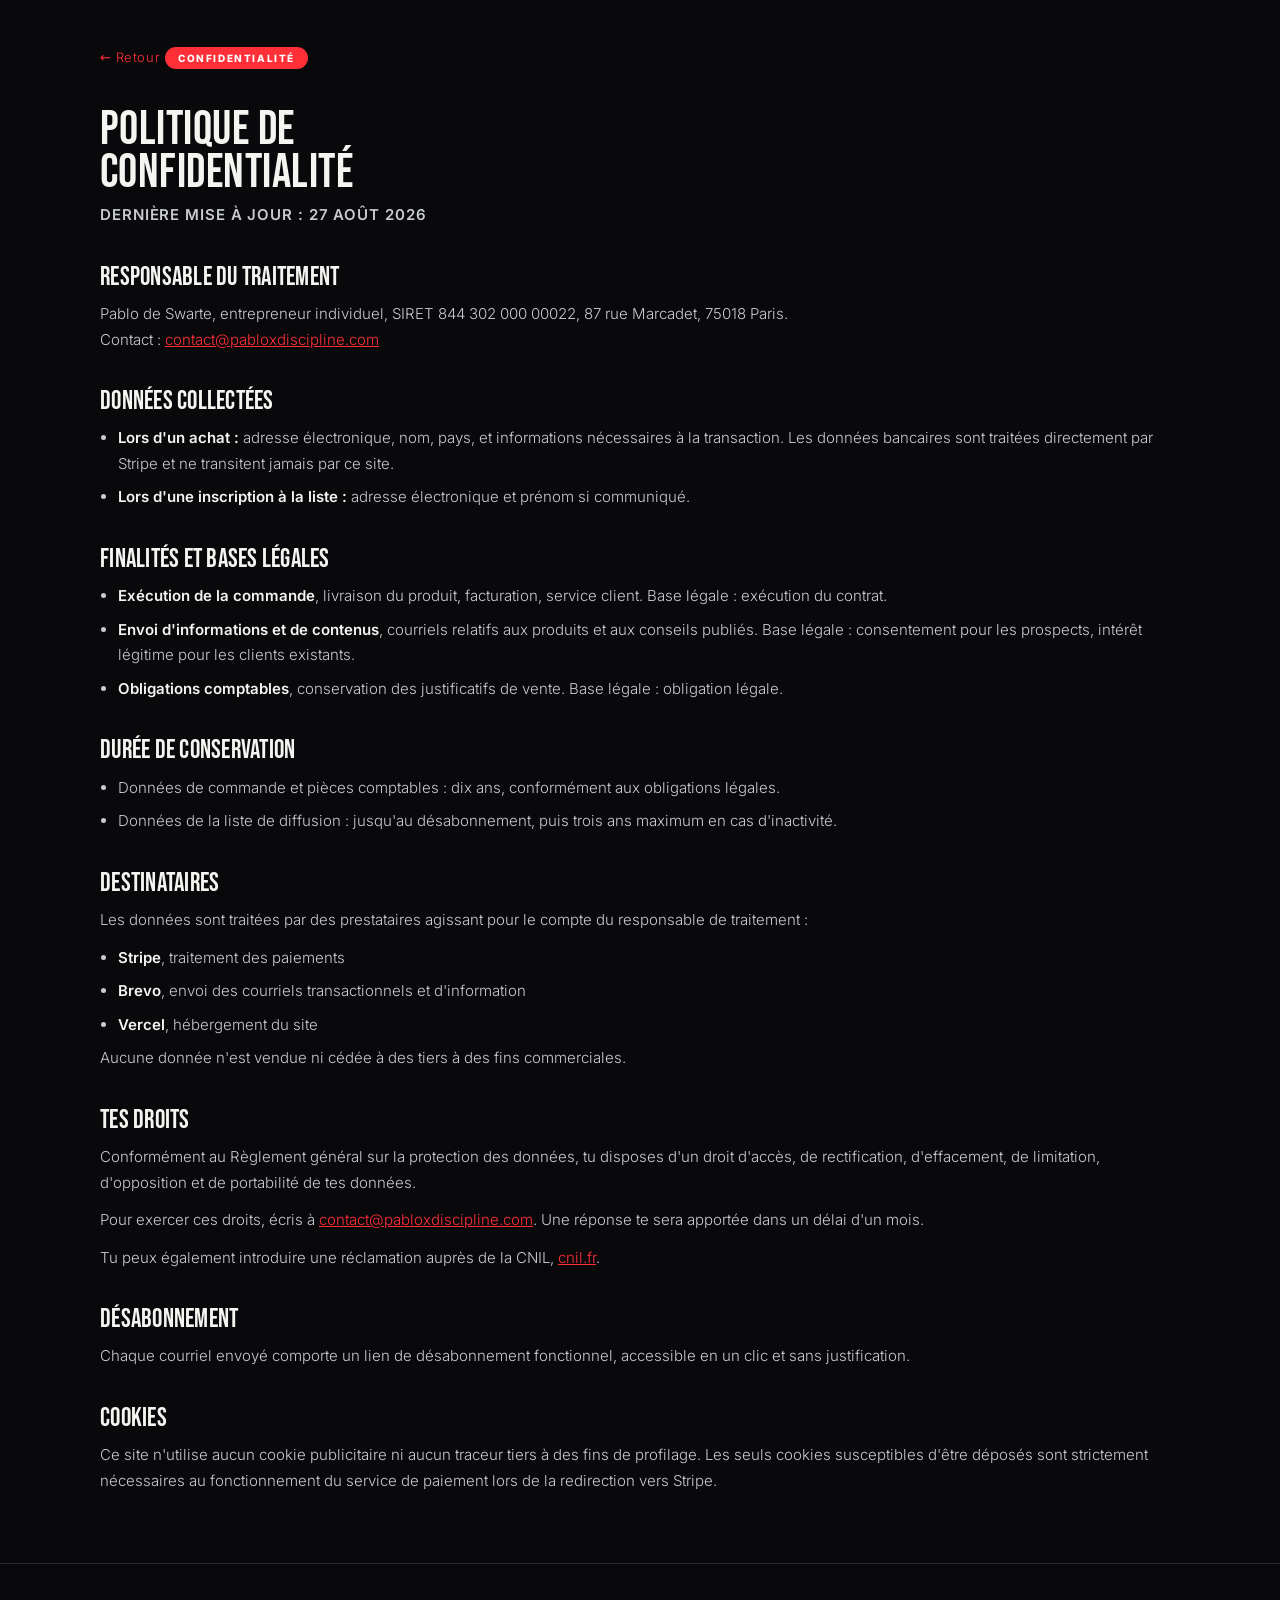
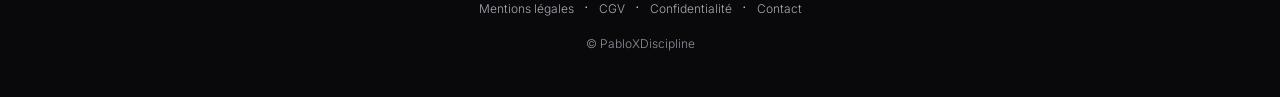
<file: confidentialite.html>
<!doctype html>
<html lang="fr"><head>
<meta charset="utf-8">
<meta name="viewport" content="width=device-width, initial-scale=1, viewport-fit=cover">
<meta name="robots" content="noindex">
<title>Politique de confidentialité · PabloXDiscipline</title>
<meta name="theme-color" content="#09090B">
<style>
/* ===================================================================
   PROTOCOLE SÈCHE. LANDING PAGE
   ⚠️  UNE SEULE CHOSE À MODIFIER : la variable STRIPE_URL en bas de page
   =================================================================== */

@font-face{font-family:'Bebas';src:url('bebas-neue-latin-400-normal.woff2') format('woff2');font-weight:400;font-display:swap}
@font-face{font-family:'Inter';src:url('inter-latin-300-normal.woff2') format('woff2');font-weight:300;font-display:swap}
@font-face{font-family:'Inter';src:url('inter-latin-400-normal.woff2') format('woff2');font-weight:400;font-display:swap}
@font-face{font-family:'Inter';src:url('inter-latin-600-normal.woff2') format('woff2');font-weight:600;font-display:swap}
@font-face{font-family:'Inter';src:url('inter-latin-800-normal.woff2') format('woff2');font-weight:800;font-display:swap}

:root{
  --noir:#09090B; --anthra:#17191E; --anthra2:#1E2127; --line:#2A2D34;
  --blanc:#F5F4F0; --gris:#A7ABB4; --gris2:#C8CBD2; --rouge:#FF2F38;
  --pad:22px; --max:1080px;
}
*{margin:0;padding:0;box-sizing:border-box}
html{scroll-behavior:smooth;-webkit-text-size-adjust:100%}
body{background:var(--noir);color:var(--gris2);font-family:'Inter',system-ui,sans-serif;
  font-weight:300;line-height:1.6;overflow-x:hidden}
img{display:block;max-width:100%;height:auto}
a{color:inherit}.wrap{max-width:var(--max);margin:0 auto;padding-left:var(--pad);padding-right:var(--pad)}
section{padding:64px 0}.pill{display:inline-block;background:var(--rouge);color:#fff;font-weight:800;font-size:10px;
  letter-spacing:.16em;text-transform:uppercase;padding:6px 13px;border-radius:100px;line-height:1}.pill.ghost{background:transparent;border:1px solid var(--line);color:var(--gris)}.rule{width:44px;height:3px;background:var(--rouge);border-radius:2px}

h1,h2,h3.big{font-family:'Bebas',Impact,sans-serif;font-weight:400;text-transform:uppercase;
  color:var(--blanc);line-height:.9;letter-spacing:.01em}
h1{font-size:clamp(38px,10.5vw,74px)}
h2{font-size:clamp(31px,8vw,54px)}.red{color:var(--rouge)}
p{font-size:16px;line-height:1.65}.lede{font-size:clamp(17px,4.4vw,21px);line-height:1.45;color:var(--blanc);font-weight:300}.small{font-size:14px;line-height:1.55;color:var(--gris)}.tiny{font-size:12px;line-height:1.5;color:#8E929B}.kicker{font-size:11px;font-weight:800;letter-spacing:.16em;text-transform:uppercase;color:var(--rouge)}.kicker.g{color:var(--gris)}
strong{font-weight:600;color:var(--blanc)}

/* ---------- HERO ---------- */.hero{position:relative;min-height:100svh;display:flex;flex-direction:column;
  justify-content:flex-end;padding:0;overflow:hidden}.hero img.bg{position:absolute;inset:0;width:100%;height:100%;object-fit:cover;object-position:60% 40%}.hero .veil{position:absolute;inset:0;background:
  linear-gradient(to bottom,rgba(9,9,11,.72) 0%,rgba(9,9,11,.30) 30%,rgba(9,9,11,.86) 72%,#09090B 100%)}.hero .top{position:absolute;top:0;left:0;right:0;padding:22px var(--pad) 0;z-index:2}.hero .inner{position:relative;z-index:2;padding:0 var(--pad) 52px}.hero h1{margin-top:16px}.hero .scroll{margin-top:26px;font-size:12px;letter-spacing:.14em;text-transform:uppercase;
  color:var(--gris);font-weight:600;display:flex;align-items:center;gap:9px}.hero .scroll:after{content:"";width:1px;height:22px;background:var(--rouge);display:block}

/* ---------- MIROIR ---------- */.mirror p{font-size:clamp(17px,4.6vw,22px);line-height:1.45;color:var(--blanc);font-weight:300}.mirror p+p{margin-top:22px}.mirror .last{color:var(--gris)}

/* ---------- TURN ---------- */.turn{background:var(--anthra);border-top:1px solid var(--line);border-bottom:1px solid var(--line)}

/* ---------- CARTES ---------- */.card{background:var(--anthra);border:1px solid var(--line);border-radius:14px;padding:22px}.card.flat{background:transparent}.grid{display:grid;gap:14px}
@media(min-width:760px){.grid.g2{grid-template-columns:1fr 1fr}.grid.g3{grid-template-columns:repeat(3,1fr)}.grid.g4{grid-template-columns:repeat(4,1fr)}
  section{padding:88px 0}
}

/* ---------- SPECS ---------- */.specs{display:grid;grid-template-columns:repeat(2,1fr);gap:10px}
@media(min-width:560px){.specs{grid-template-columns:repeat(4,1fr)}}.spec{background:var(--anthra);border:1px solid var(--line);border-radius:11px;padding:15px 10px;text-align:center}.spec .v{font-family:'Bebas',sans-serif;font-size:30px;color:var(--rouge);line-height:1}.spec .l{font-size:10px;font-weight:800;letter-spacing:.13em;text-transform:uppercase;
  color:var(--gris);margin-top:6px}

/* ---------- CAROUSEL PAGES ---------- */.rail{display:flex;gap:12px;overflow-x:auto;padding:4px 0 14px;
  scroll-snap-type:x mandatory;-webkit-overflow-scrolling:touch;
  margin-left:calc(var(--pad)*-1);margin-right:calc(var(--pad)*-1);
  padding-left:var(--pad);padding-right:var(--pad);scrollbar-width:none}.rail::-webkit-scrollbar{display:none}.rail>*{flex:0 0 auto;scroll-snap-align:center}.rail img{width:198px;border-radius:9px;border:1px solid var(--line)}

/* ---------- RECETTES ---------- */.recgrid{display:grid;grid-template-columns:1fr 1fr;gap:9px}
@media(min-width:760px){.recgrid{grid-template-columns:repeat(3,1fr)}}.rec{position:relative;border-radius:11px;overflow:hidden;aspect-ratio:3/4;background:#000}.rec img{width:100%;height:100%;object-fit:cover}.rec .tag{position:absolute;left:9px;bottom:9px;background:rgba(9,9,11,.82);
  backdrop-filter:blur(6px);border:1px solid rgba(255,255,255,.12);border-radius:7px;
  padding:5px 9px;font-size:10px;font-weight:800;letter-spacing:.09em;color:#fff}.rec .tag b{color:var(--rouge)}.rec .lock{position:absolute;inset:0;display:flex;align-items:center;justify-content:center;
  background:rgba(9,9,11,.62);font-family:'Bebas',sans-serif;font-size:15px;letter-spacing:.1em;
  color:var(--blanc);text-align:center;padding:14px;line-height:1.1}

/* ---------- LISTES ---------- */
ul.pxd{list-style:none}
ul.pxd li{position:relative;padding-left:22px;font-size:15px;line-height:1.5}
ul.pxd li+li{margin-top:12px}
ul.pxd li:before{content:"";position:absolute;left:0;top:8px;width:7px;height:7px;
  background:var(--rouge);border-radius:2px}
ul.pxd.no li:before{background:#3A3E46}

/* ---------- CTA ---------- */.ctabox{text-align:center;padding:8px 0}.btn{display:block;width:100%;max-width:430px;margin:0 auto;background:var(--rouge);color:#fff;
  text-decoration:none;border-radius:100px;padding:19px 22px;font-weight:800;font-size:15px;
  letter-spacing:.08em;text-transform:uppercase;line-height:1.2;
  box-shadow:0 10px 34px rgba(255,47,56,.28);transition:transform.12s ease}.btn:active{transform:scale(.985)}.btn .u{display:block;font-weight:400;font-size:12px;letter-spacing:.02em;
  text-transform:none;margin-top:6px;opacity:.94}.rea{margin-top:14px;font-size:12px;color:var(--gris);letter-spacing:.02em}

/* ---------- QUI ---------- */.who{display:grid;gap:24px}
@media(min-width:760px){.who{grid-template-columns:0.85fr 1.15fr;align-items:center;gap:38px}}.who img{width:100%;border-radius:14px;border:1px solid var(--line)}

/* ---------- SOMMAIRE ---------- */
details.toc{border:1px solid var(--line);border-radius:12px;background:var(--anthra);overflow:hidden}
details.toc summary{padding:17px 20px;cursor:pointer;list-style:none;font-weight:600;
  color:var(--blanc);font-size:15px;display:flex;justify-content:space-between;align-items:center}
details.toc summary::-webkit-details-marker{display:none}
details.toc summary:after{content:"+";color:var(--rouge);font-size:20px;font-weight:400}
details.toc[open] summary:after{content:"–"}.tocbody{padding:0 20px 20px}.tocline{display:flex;gap:13px;padding:11px 0;border-top:1px solid #202329}.tocline .n{font-family:'Bebas',sans-serif;color:var(--rouge);font-size:16px;min-width:22px;line-height:1.3}.tocline .t b{display:block;color:var(--blanc);font-size:14px;font-weight:600}.tocline .t span{font-size:13px;color:var(--gris)}

/* ---------- PRIX ---------- */.price{font-family:'Bebas',sans-serif;font-size:clamp(64px,17vw,110px);color:var(--blanc);line-height:.86}.price small{font-size:.42em;color:var(--rouge)}

/* ---------- FAQ ---------- */
details.faq{border-bottom:1px solid var(--line)}
details.faq summary{padding:17px 0;cursor:pointer;list-style:none;font-weight:600;
  color:var(--blanc);font-size:15px;display:flex;justify-content:space-between;gap:14px;align-items:flex-start}
details.faq summary::-webkit-details-marker{display:none}
details.faq summary:after{content:"+";color:var(--rouge);font-size:19px;font-weight:400;flex:0 0 auto}
details.faq[open] summary:after{content:"–"}
details.faq .a{padding:0 0 18px;font-size:14.5px;color:var(--gris2);line-height:1.6}

/* ---------- FINAL ---------- */.final{position:relative;overflow:hidden;padding:0}.final img.bg{position:absolute;inset:0;width:100%;height:100%;object-fit:cover}.final .veil{position:absolute;inset:0;background:linear-gradient(to bottom,#09090B 0%,rgba(9,9,11,.72) 34%,rgba(9,9,11,.93) 100%)}.final .inner{position:relative;z-index:2;padding:82px var(--pad) 74px;text-align:center}

footer{border-top:1px solid var(--line);padding:30px 0 44px;text-align:center}
footer a{color:var(--gris);text-decoration:none;font-size:12px}

/* ---------- BARRE STICKY MOBILE ---------- */.sticky{position:fixed;left:0;right:0;bottom:0;z-index:60;padding:11px 14px calc(11px + env(safe-area-inset-bottom));
  background:rgba(9,9,11,.93);backdrop-filter:blur(14px);border-top:1px solid var(--line);
  display:flex;align-items:center;gap:12px;transform:translateY(110%);transition:transform.28s ease}.sticky.on{transform:translateY(0)}.sticky .lab{flex:1;min-width:0}.sticky .lab b{display:block;color:var(--blanc);font-size:13px;font-weight:600;
  white-space:nowrap;overflow:hidden;text-overflow:ellipsis}.sticky .lab span{font-size:11px;color:var(--gris)}.sticky a{background:var(--rouge);color:#fff;text-decoration:none;border-radius:100px;
  padding:13px 20px;font-weight:800;font-size:13px;letter-spacing:.06em;text-transform:uppercase;flex:0 0 auto}
@media(min-width:900px){.sticky{display:none}}
@media(max-width:899px){body{padding-bottom:78px}}
</style>
<style>.legal{padding:44px 0 70px}.legal h1{font-size:clamp(30px,8vw,48px);margin-bottom:8px}.legal h2{font-size:clamp(20px,5vw,26px);margin:38px 0 12px}.legal p,.legal li{font-size:15px;line-height:1.7;color:var(--gris2)}.legal p+p{margin-top:12px}.legal ul{margin:12px 0 0 18px}.legal li{margin-bottom:8px}.legal .box{background:var(--anthra);border:1px solid var(--line);border-radius:12px;padding:20px;margin-top:16px}.legal a{color:var(--rouge)}.back{display:inline-block;margin-bottom:26px;font-size:13px;color:var(--gris);
        text-decoration:none;letter-spacing:.04em}.maj{font-size:12px;color:#8E929B;letter-spacing:.06em;text-transform:uppercase;font-weight:600}
  body{padding-bottom:0!important}
</style>
</head><body>
<div class="wrap legal">
<a class="back" href="/">&larr; Retour</a>
<span class="pill">Confidentialité</span>
<h1 style="margin-top:14px">Politique de<br>confidentialité</h1>
<p class="maj">Dernière mise à jour : 27 août 2026</p>

<h2>Responsable du traitement</h2>
<p>Pablo de Swarte, entrepreneur individuel, SIRET 844 302 000 00022, 87 rue Marcadet, 75018 Paris.<br>
Contact : <a href="mailto:contact@pabloxdiscipline.com">contact@pabloxdiscipline.com</a></p>

<h2>Données collectées</h2>
<ul>
<li><strong>Lors d'un achat :</strong> adresse électronique, nom, pays, et informations nécessaires à la
transaction. Les données bancaires sont traitées directement par Stripe et ne transitent jamais par ce site.</li>
<li><strong>Lors d'une inscription à la liste :</strong> adresse électronique et prénom si communiqué.</li>
</ul>

<h2>Finalités et bases légales</h2>
<ul>
<li><strong>Exécution de la commande</strong>, livraison du produit, facturation, service client.
Base légale : exécution du contrat.</li>
<li><strong>Envoi d'informations et de contenus</strong>, courriels relatifs aux produits et aux conseils
publiés. Base légale : consentement pour les prospects, intérêt légitime pour les clients existants.</li>
<li><strong>Obligations comptables</strong>, conservation des justificatifs de vente.
Base légale : obligation légale.</li>
</ul>

<h2>Durée de conservation</h2>
<ul>
<li>Données de commande et pièces comptables : dix ans, conformément aux obligations légales.</li>
<li>Données de la liste de diffusion : jusqu'au désabonnement, puis trois ans maximum en cas d'inactivité.</li>
</ul>

<h2>Destinataires</h2>
<p>Les données sont traitées par des prestataires agissant pour le compte du responsable de traitement :</p>
<ul>
<li><strong>Stripe</strong>, traitement des paiements</li>
<li><strong>Brevo</strong>, envoi des courriels transactionnels et d'information</li>
<li><strong>Vercel</strong>, hébergement du site</li>
</ul>
<p>Aucune donnée n'est vendue ni cédée à des tiers à des fins commerciales.</p>

<h2>Tes droits</h2>
<p>Conformément au Règlement général sur la protection des données, tu disposes d'un droit d'accès, de
rectification, d'effacement, de limitation, d'opposition et de portabilité de tes données.</p>
<p>Pour exercer ces droits, écris à
<a href="mailto:contact@pabloxdiscipline.com">contact@pabloxdiscipline.com</a>. Une réponse te sera apportée
dans un délai d'un mois.</p>
<p>Tu peux également introduire une réclamation auprès de la CNIL, <a href="https://www.cnil.fr">cnil.fr</a>.</p>

<h2>Désabonnement</h2>
<p>Chaque courriel envoyé comporte un lien de désabonnement fonctionnel, accessible en un clic et sans
justification.</p>

<h2>Cookies</h2>
<p>Ce site n'utilise aucun cookie publicitaire ni aucun traceur tiers à des fins de profilage. Les seuls
cookies susceptibles d'être déposés sont strictement nécessaires au fonctionnement du service de paiement
lors de la redirection vers Stripe.</p>

</div>
<footer>
  <div class="wrap">
    <p><a href="/mentions-legales.html">Mentions légales</a> &nbsp;·&nbsp;
       <a href="/cgv.html">CGV</a> &nbsp;·&nbsp;
       <a href="/confidentialite.html">Confidentialité</a> &nbsp;·&nbsp;
       <a href="mailto:contact@pabloxdiscipline.com">Contact</a></p>
    <p class="tiny" style="margin-top:14px">© PabloXDiscipline</p>
  </div>
</footer>
</body></html>
</file>
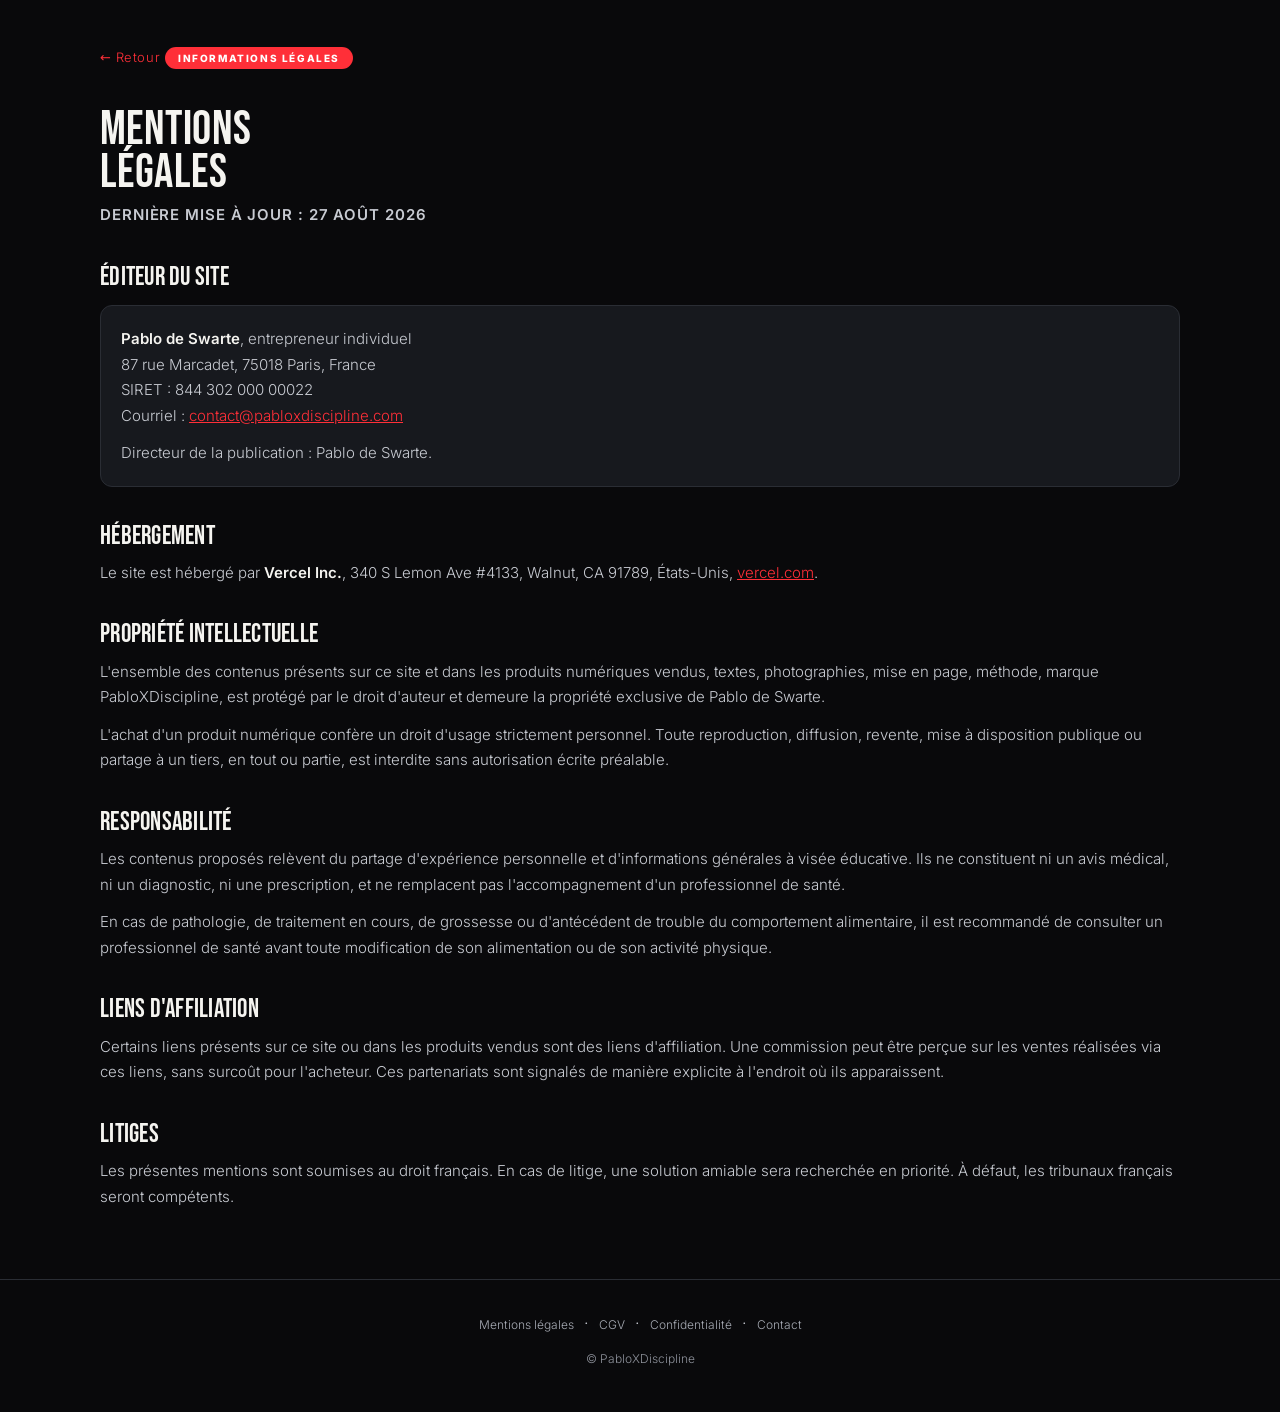
<file: mentions-legales.html>
<!doctype html>
<html lang="fr"><head>
<meta charset="utf-8">
<meta name="viewport" content="width=device-width, initial-scale=1, viewport-fit=cover">
<meta name="robots" content="noindex">
<title>Mentions légales · PabloXDiscipline</title>
<meta name="theme-color" content="#09090B">
<style>
/* ===================================================================
   PROTOCOLE SÈCHE. LANDING PAGE
   ⚠️  UNE SEULE CHOSE À MODIFIER : la variable STRIPE_URL en bas de page
   =================================================================== */

@font-face{font-family:'Bebas';src:url('bebas-neue-latin-400-normal.woff2') format('woff2');font-weight:400;font-display:swap}
@font-face{font-family:'Inter';src:url('inter-latin-300-normal.woff2') format('woff2');font-weight:300;font-display:swap}
@font-face{font-family:'Inter';src:url('inter-latin-400-normal.woff2') format('woff2');font-weight:400;font-display:swap}
@font-face{font-family:'Inter';src:url('inter-latin-600-normal.woff2') format('woff2');font-weight:600;font-display:swap}
@font-face{font-family:'Inter';src:url('inter-latin-800-normal.woff2') format('woff2');font-weight:800;font-display:swap}

:root{
  --noir:#09090B; --anthra:#17191E; --anthra2:#1E2127; --line:#2A2D34;
  --blanc:#F5F4F0; --gris:#A7ABB4; --gris2:#C8CBD2; --rouge:#FF2F38;
  --pad:22px; --max:1080px;
}
*{margin:0;padding:0;box-sizing:border-box}
html{scroll-behavior:smooth;-webkit-text-size-adjust:100%}
body{background:var(--noir);color:var(--gris2);font-family:'Inter',system-ui,sans-serif;
  font-weight:300;line-height:1.6;overflow-x:hidden}
img{display:block;max-width:100%;height:auto}
a{color:inherit}.wrap{max-width:var(--max);margin:0 auto;padding-left:var(--pad);padding-right:var(--pad)}
section{padding:64px 0}.pill{display:inline-block;background:var(--rouge);color:#fff;font-weight:800;font-size:10px;
  letter-spacing:.16em;text-transform:uppercase;padding:6px 13px;border-radius:100px;line-height:1}.pill.ghost{background:transparent;border:1px solid var(--line);color:var(--gris)}.rule{width:44px;height:3px;background:var(--rouge);border-radius:2px}

h1,h2,h3.big{font-family:'Bebas',Impact,sans-serif;font-weight:400;text-transform:uppercase;
  color:var(--blanc);line-height:.9;letter-spacing:.01em}
h1{font-size:clamp(38px,10.5vw,74px)}
h2{font-size:clamp(31px,8vw,54px)}.red{color:var(--rouge)}
p{font-size:16px;line-height:1.65}.lede{font-size:clamp(17px,4.4vw,21px);line-height:1.45;color:var(--blanc);font-weight:300}.small{font-size:14px;line-height:1.55;color:var(--gris)}.tiny{font-size:12px;line-height:1.5;color:#8E929B}.kicker{font-size:11px;font-weight:800;letter-spacing:.16em;text-transform:uppercase;color:var(--rouge)}.kicker.g{color:var(--gris)}
strong{font-weight:600;color:var(--blanc)}

/* ---------- HERO ---------- */.hero{position:relative;min-height:100svh;display:flex;flex-direction:column;
  justify-content:flex-end;padding:0;overflow:hidden}.hero img.bg{position:absolute;inset:0;width:100%;height:100%;object-fit:cover;object-position:60% 40%}.hero .veil{position:absolute;inset:0;background:
  linear-gradient(to bottom,rgba(9,9,11,.72) 0%,rgba(9,9,11,.30) 30%,rgba(9,9,11,.86) 72%,#09090B 100%)}.hero .top{position:absolute;top:0;left:0;right:0;padding:22px var(--pad) 0;z-index:2}.hero .inner{position:relative;z-index:2;padding:0 var(--pad) 52px}.hero h1{margin-top:16px}.hero .scroll{margin-top:26px;font-size:12px;letter-spacing:.14em;text-transform:uppercase;
  color:var(--gris);font-weight:600;display:flex;align-items:center;gap:9px}.hero .scroll:after{content:"";width:1px;height:22px;background:var(--rouge);display:block}

/* ---------- MIROIR ---------- */.mirror p{font-size:clamp(17px,4.6vw,22px);line-height:1.45;color:var(--blanc);font-weight:300}.mirror p+p{margin-top:22px}.mirror .last{color:var(--gris)}

/* ---------- TURN ---------- */.turn{background:var(--anthra);border-top:1px solid var(--line);border-bottom:1px solid var(--line)}

/* ---------- CARTES ---------- */.card{background:var(--anthra);border:1px solid var(--line);border-radius:14px;padding:22px}.card.flat{background:transparent}.grid{display:grid;gap:14px}
@media(min-width:760px){.grid.g2{grid-template-columns:1fr 1fr}.grid.g3{grid-template-columns:repeat(3,1fr)}.grid.g4{grid-template-columns:repeat(4,1fr)}
  section{padding:88px 0}
}

/* ---------- SPECS ---------- */.specs{display:grid;grid-template-columns:repeat(2,1fr);gap:10px}
@media(min-width:560px){.specs{grid-template-columns:repeat(4,1fr)}}.spec{background:var(--anthra);border:1px solid var(--line);border-radius:11px;padding:15px 10px;text-align:center}.spec .v{font-family:'Bebas',sans-serif;font-size:30px;color:var(--rouge);line-height:1}.spec .l{font-size:10px;font-weight:800;letter-spacing:.13em;text-transform:uppercase;
  color:var(--gris);margin-top:6px}

/* ---------- CAROUSEL PAGES ---------- */.rail{display:flex;gap:12px;overflow-x:auto;padding:4px 0 14px;
  scroll-snap-type:x mandatory;-webkit-overflow-scrolling:touch;
  margin-left:calc(var(--pad)*-1);margin-right:calc(var(--pad)*-1);
  padding-left:var(--pad);padding-right:var(--pad);scrollbar-width:none}.rail::-webkit-scrollbar{display:none}.rail>*{flex:0 0 auto;scroll-snap-align:center}.rail img{width:198px;border-radius:9px;border:1px solid var(--line)}

/* ---------- RECETTES ---------- */.recgrid{display:grid;grid-template-columns:1fr 1fr;gap:9px}
@media(min-width:760px){.recgrid{grid-template-columns:repeat(3,1fr)}}.rec{position:relative;border-radius:11px;overflow:hidden;aspect-ratio:3/4;background:#000}.rec img{width:100%;height:100%;object-fit:cover}.rec .tag{position:absolute;left:9px;bottom:9px;background:rgba(9,9,11,.82);
  backdrop-filter:blur(6px);border:1px solid rgba(255,255,255,.12);border-radius:7px;
  padding:5px 9px;font-size:10px;font-weight:800;letter-spacing:.09em;color:#fff}.rec .tag b{color:var(--rouge)}.rec .lock{position:absolute;inset:0;display:flex;align-items:center;justify-content:center;
  background:rgba(9,9,11,.62);font-family:'Bebas',sans-serif;font-size:15px;letter-spacing:.1em;
  color:var(--blanc);text-align:center;padding:14px;line-height:1.1}

/* ---------- LISTES ---------- */
ul.pxd{list-style:none}
ul.pxd li{position:relative;padding-left:22px;font-size:15px;line-height:1.5}
ul.pxd li+li{margin-top:12px}
ul.pxd li:before{content:"";position:absolute;left:0;top:8px;width:7px;height:7px;
  background:var(--rouge);border-radius:2px}
ul.pxd.no li:before{background:#3A3E46}

/* ---------- CTA ---------- */.ctabox{text-align:center;padding:8px 0}.btn{display:block;width:100%;max-width:430px;margin:0 auto;background:var(--rouge);color:#fff;
  text-decoration:none;border-radius:100px;padding:19px 22px;font-weight:800;font-size:15px;
  letter-spacing:.08em;text-transform:uppercase;line-height:1.2;
  box-shadow:0 10px 34px rgba(255,47,56,.28);transition:transform.12s ease}.btn:active{transform:scale(.985)}.btn .u{display:block;font-weight:400;font-size:12px;letter-spacing:.02em;
  text-transform:none;margin-top:6px;opacity:.94}.rea{margin-top:14px;font-size:12px;color:var(--gris);letter-spacing:.02em}

/* ---------- QUI ---------- */.who{display:grid;gap:24px}
@media(min-width:760px){.who{grid-template-columns:0.85fr 1.15fr;align-items:center;gap:38px}}.who img{width:100%;border-radius:14px;border:1px solid var(--line)}

/* ---------- SOMMAIRE ---------- */
details.toc{border:1px solid var(--line);border-radius:12px;background:var(--anthra);overflow:hidden}
details.toc summary{padding:17px 20px;cursor:pointer;list-style:none;font-weight:600;
  color:var(--blanc);font-size:15px;display:flex;justify-content:space-between;align-items:center}
details.toc summary::-webkit-details-marker{display:none}
details.toc summary:after{content:"+";color:var(--rouge);font-size:20px;font-weight:400}
details.toc[open] summary:after{content:"–"}.tocbody{padding:0 20px 20px}.tocline{display:flex;gap:13px;padding:11px 0;border-top:1px solid #202329}.tocline .n{font-family:'Bebas',sans-serif;color:var(--rouge);font-size:16px;min-width:22px;line-height:1.3}.tocline .t b{display:block;color:var(--blanc);font-size:14px;font-weight:600}.tocline .t span{font-size:13px;color:var(--gris)}

/* ---------- PRIX ---------- */.price{font-family:'Bebas',sans-serif;font-size:clamp(64px,17vw,110px);color:var(--blanc);line-height:.86}.price small{font-size:.42em;color:var(--rouge)}

/* ---------- FAQ ---------- */
details.faq{border-bottom:1px solid var(--line)}
details.faq summary{padding:17px 0;cursor:pointer;list-style:none;font-weight:600;
  color:var(--blanc);font-size:15px;display:flex;justify-content:space-between;gap:14px;align-items:flex-start}
details.faq summary::-webkit-details-marker{display:none}
details.faq summary:after{content:"+";color:var(--rouge);font-size:19px;font-weight:400;flex:0 0 auto}
details.faq[open] summary:after{content:"–"}
details.faq .a{padding:0 0 18px;font-size:14.5px;color:var(--gris2);line-height:1.6}

/* ---------- FINAL ---------- */.final{position:relative;overflow:hidden;padding:0}.final img.bg{position:absolute;inset:0;width:100%;height:100%;object-fit:cover}.final .veil{position:absolute;inset:0;background:linear-gradient(to bottom,#09090B 0%,rgba(9,9,11,.72) 34%,rgba(9,9,11,.93) 100%)}.final .inner{position:relative;z-index:2;padding:82px var(--pad) 74px;text-align:center}

footer{border-top:1px solid var(--line);padding:30px 0 44px;text-align:center}
footer a{color:var(--gris);text-decoration:none;font-size:12px}

/* ---------- BARRE STICKY MOBILE ---------- */.sticky{position:fixed;left:0;right:0;bottom:0;z-index:60;padding:11px 14px calc(11px + env(safe-area-inset-bottom));
  background:rgba(9,9,11,.93);backdrop-filter:blur(14px);border-top:1px solid var(--line);
  display:flex;align-items:center;gap:12px;transform:translateY(110%);transition:transform.28s ease}.sticky.on{transform:translateY(0)}.sticky .lab{flex:1;min-width:0}.sticky .lab b{display:block;color:var(--blanc);font-size:13px;font-weight:600;
  white-space:nowrap;overflow:hidden;text-overflow:ellipsis}.sticky .lab span{font-size:11px;color:var(--gris)}.sticky a{background:var(--rouge);color:#fff;text-decoration:none;border-radius:100px;
  padding:13px 20px;font-weight:800;font-size:13px;letter-spacing:.06em;text-transform:uppercase;flex:0 0 auto}
@media(min-width:900px){.sticky{display:none}}
@media(max-width:899px){body{padding-bottom:78px}}
</style>
<style>.legal{padding:44px 0 70px}.legal h1{font-size:clamp(30px,8vw,48px);margin-bottom:8px}.legal h2{font-size:clamp(20px,5vw,26px);margin:38px 0 12px}.legal p,.legal li{font-size:15px;line-height:1.7;color:var(--gris2)}.legal p+p{margin-top:12px}.legal ul{margin:12px 0 0 18px}.legal li{margin-bottom:8px}.legal .box{background:var(--anthra);border:1px solid var(--line);border-radius:12px;padding:20px;margin-top:16px}.legal a{color:var(--rouge)}.back{display:inline-block;margin-bottom:26px;font-size:13px;color:var(--gris);
        text-decoration:none;letter-spacing:.04em}.maj{font-size:12px;color:#8E929B;letter-spacing:.06em;text-transform:uppercase;font-weight:600}
  body{padding-bottom:0!important}
</style>
</head><body>
<div class="wrap legal">
<a class="back" href="/">&larr; Retour</a>
<span class="pill">Informations légales</span>
<h1 style="margin-top:14px">Mentions<br>légales</h1>
<p class="maj">Dernière mise à jour : 27 août 2026</p>

<h2>Éditeur du site</h2>
<div class="box">
<p><strong>Pablo de Swarte</strong>, entrepreneur individuel<br>
87 rue Marcadet, 75018 Paris, France<br>
SIRET : 844 302 000 00022<br>
Courriel : <a href="mailto:contact@pabloxdiscipline.com">contact@pabloxdiscipline.com</a></p>
<p>Directeur de la publication : Pablo de Swarte.</p>
</div>

<h2>Hébergement</h2>
<p>Le site est hébergé par <strong>Vercel Inc.</strong>, 340 S Lemon Ave #4133, Walnut, CA 91789, États-Unis, <a href="https://vercel.com">vercel.com</a>.</p>

<h2>Propriété intellectuelle</h2>
<p>L'ensemble des contenus présents sur ce site et dans les produits numériques vendus, textes, photographies,
mise en page, méthode, marque PabloXDiscipline, est protégé par le droit d'auteur et demeure la propriété
exclusive de Pablo de Swarte.</p>
<p>L'achat d'un produit numérique confère un droit d'usage strictement personnel. Toute reproduction,
diffusion, revente, mise à disposition publique ou partage à un tiers, en tout ou partie, est interdite sans
autorisation écrite préalable.</p>

<h2>Responsabilité</h2>
<p>Les contenus proposés relèvent du partage d'expérience personnelle et d'informations générales à visée
éducative. Ils ne constituent ni un avis médical, ni un diagnostic, ni une prescription, et ne remplacent pas
l'accompagnement d'un professionnel de santé.</p>
<p>En cas de pathologie, de traitement en cours, de grossesse ou d'antécédent de trouble du comportement
alimentaire, il est recommandé de consulter un professionnel de santé avant toute modification de son
alimentation ou de son activité physique.</p>

<h2>Liens d'affiliation</h2>
<p>Certains liens présents sur ce site ou dans les produits vendus sont des liens d'affiliation. Une commission
peut être perçue sur les ventes réalisées via ces liens, sans surcoût pour l'acheteur. Ces partenariats sont
signalés de manière explicite à l'endroit où ils apparaissent.</p>

<h2>Litiges</h2>
<p>Les présentes mentions sont soumises au droit français. En cas de litige, une solution amiable sera
recherchée en priorité. À défaut, les tribunaux français seront compétents.</p>

</div>
<footer>
  <div class="wrap">
    <p><a href="/mentions-legales.html">Mentions légales</a> &nbsp;·&nbsp;
       <a href="/cgv.html">CGV</a> &nbsp;·&nbsp;
       <a href="/confidentialite.html">Confidentialité</a> &nbsp;·&nbsp;
       <a href="mailto:contact@pabloxdiscipline.com">Contact</a></p>
    <p class="tiny" style="margin-top:14px">© PabloXDiscipline</p>
  </div>
</footer>
</body></html>
</file>
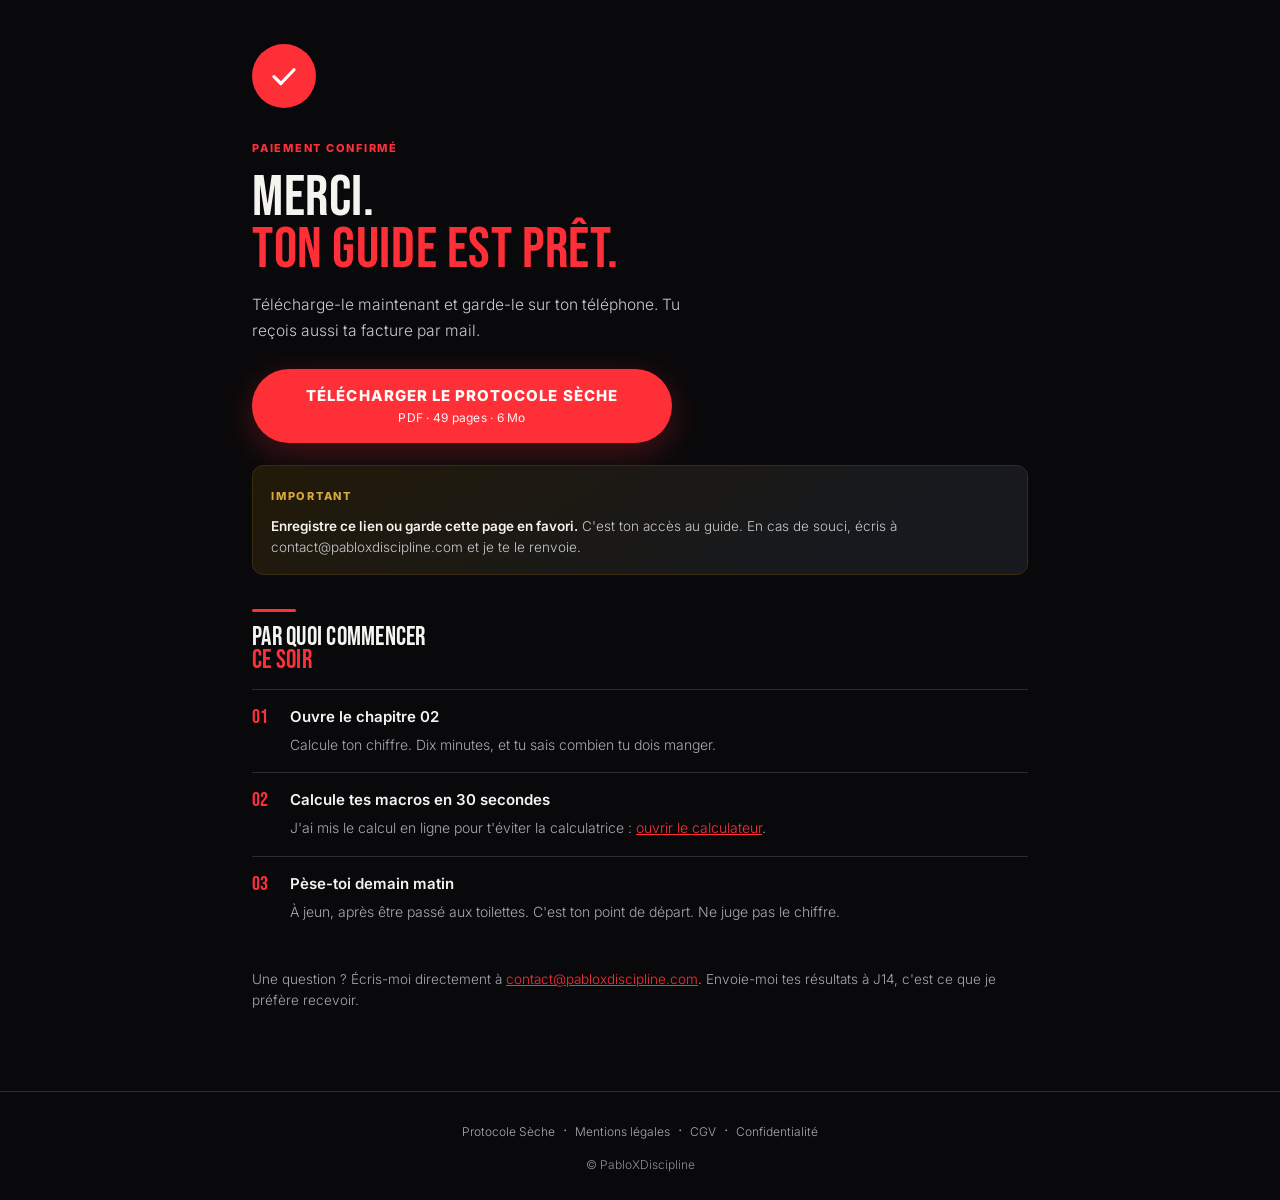
<file: merci.html>
<!doctype html>
<html lang="fr">
<head>
<meta charset="utf-8">
<meta name="viewport" content="width=device-width, initial-scale=1, viewport-fit=cover">
<meta name="robots" content="noindex">
<title>Merci · ton Protocole Sèche est prêt</title>
<meta name="theme-color" content="#09090B">
<style>
@font-face{font-family:'Bebas';src:url('bebas-neue-latin-400-normal.woff2') format('woff2');font-weight:400;font-display:swap}
@font-face{font-family:'Inter';src:url('inter-latin-300-normal.woff2') format('woff2');font-weight:300;font-display:swap}
@font-face{font-family:'Inter';src:url('inter-latin-400-normal.woff2') format('woff2');font-weight:400;font-display:swap}
@font-face{font-family:'Inter';src:url('inter-latin-600-normal.woff2') format('woff2');font-weight:600;font-display:swap}
@font-face{font-family:'Inter';src:url('inter-latin-800-normal.woff2') format('woff2');font-weight:800;font-display:swap}

:root{--noir:#09090B;--anthra:#17191E;--anthra2:#1E2127;--line:#2A2D34;
  --blanc:#F5F4F0;--gris:#A7ABB4;--gris2:#C8CBD2;--rouge:#FF2F38;--pad:22px}
*{margin:0;padding:0;box-sizing:border-box}
html{-webkit-text-size-adjust:100%}
body{background:var(--noir);color:var(--gris2);font-family:'Inter',system-ui,sans-serif;
  font-weight:300;line-height:1.6;padding-bottom:40px}.wrap{max-width:820px;margin:0 auto;padding:0 var(--pad)}
h1,h2,.big{font-family:'Bebas',Impact,sans-serif;font-weight:400;text-transform:uppercase;
  color:var(--blanc);line-height:.9;letter-spacing:.01em}
h1{font-size:clamp(34px,9vw,58px)}
h2{font-size:clamp(22px,5.5vw,30px)}.red{color:var(--rouge)}
p{font-size:15.5px;line-height:1.65}.small{font-size:13.5px;line-height:1.55;color:var(--gris)}.tiny{font-size:12px;line-height:1.5;color:#8E929B}.kicker{font-size:11px;font-weight:800;letter-spacing:.16em;text-transform:uppercase;color:var(--rouge)}.pill{display:inline-block;background:var(--rouge);color:#fff;font-weight:800;font-size:10px;
  letter-spacing:.16em;text-transform:uppercase;padding:6px 13px;border-radius:100px;line-height:1}.rule{width:44px;height:3px;background:var(--rouge);border-radius:2px}
strong{font-weight:600;color:var(--blanc)}
header{padding:40px 0 30px}
section{padding:26px 0}

/* ---- formulaire ---- */.card{background:var(--anthra);border:1px solid var(--line);border-radius:14px;padding:22px}.row{display:grid;gap:14px}
@media(min-width:620px){.row.r3{grid-template-columns:repeat(3,1fr)}}
label{display:block;font-size:11px;font-weight:800;letter-spacing:.13em;
  text-transform:uppercase;color:var(--gris);margin-bottom:8px}
input,select{width:100%;background:var(--anthra2);border:1px solid var(--line);border-radius:10px;
  padding:14px 14px;color:var(--blanc);font-family:'Inter',sans-serif;font-size:16px;font-weight:500;
  -webkit-appearance:none;appearance:none}
input:focus,select:focus{outline:none;border-color:var(--rouge)}
select{background-image:url("data:image/svg+xml;utf8,<svg xmlns='http://www.w3.org/2000/svg' width='12' height='8'><path d='M1 1l5 5 5-5' stroke='%23A7ABB4' stroke-width='1.6' fill='none'/></svg>");
  background-repeat:no-repeat;background-position:right 14px center;padding-right:36px}.seg{display:grid;grid-template-columns:1fr 1fr;gap:9px}.seg button{background:var(--anthra2);border:1px solid var(--line);border-radius:10px;padding:14px;
  color:var(--gris);font-family:'Inter',sans-serif;font-size:14px;font-weight:600;cursor:pointer}.seg button.on{background:var(--rouge);border-color:var(--rouge);color:#fff}

/* ---- résultats ---- */
#out{display:none}
#out.show{display:block}.hero-res{background:linear-gradient(150deg,#2A0E11 0%,#17191E 72%);border:1px solid #4A1B1F;
  border-radius:16px;padding:26px;text-align:center}.bignum{font-family:'Bebas',sans-serif;font-size:clamp(58px,16vw,92px);color:var(--rouge);line-height:.86}.bignum small{font-size:.32em;color:var(--blanc)}.macros{display:grid;grid-template-columns:repeat(3,1fr);gap:10px;margin-top:16px}.m{background:var(--anthra);border:1px solid var(--line);border-radius:11px;padding:15px 8px;text-align:center}.m .v{font-family:'Bebas',sans-serif;font-size:27px;color:var(--blanc);line-height:1}.m .l{font-size:10px;font-weight:800;letter-spacing:.12em;text-transform:uppercase;color:var(--gris);margin-top:6px}
table{width:100%;border-collapse:collapse;font-size:14px;margin-top:6px}
td{padding:11px 0;border-bottom:1px solid #202329;vertical-align:top}
td:first-child{color:var(--blanc);font-weight:600;width:52%}
td:last-child{text-align:right;color:var(--gris2)}
tr:last-child td{border-bottom:none}.btn{display:block;width:100%;max-width:420px;margin:0 auto;background:var(--rouge);color:#fff;
  text-decoration:none;border-radius:100px;padding:18px 22px;font-weight:800;font-size:15px;
  letter-spacing:.07em;text-transform:uppercase;line-height:1.2;text-align:center;border:none;
  cursor:pointer;font-family:'Inter',sans-serif;box-shadow:0 10px 34px rgba(255,47,56,.26)}.btn.ghost{background:transparent;border:1px solid var(--line);color:var(--gris2);box-shadow:none;
  font-size:13px;padding:14px}.btn .u{display:block;font-weight:400;font-size:12px;letter-spacing:.02em;text-transform:none;margin-top:6px;opacity:.94}.note{border:1px solid #3A2C10;background:linear-gradient(150deg,#221A08 0%,#17191E 75%);
  border-radius:11px;padding:16px 18px}.note .kicker{color:#D8A93A}
footer{border-top:1px solid var(--line);padding:26px 0;text-align:center;margin-top:36px}
footer a{color:var(--gris);text-decoration:none;font-size:12px}
</style>
<style>
  body{display:flex;flex-direction:column;min-height:100svh;padding-bottom:0}.main{flex:1;display:flex;align-items:center;padding:44px 0}.check{width:64px;height:64px;border-radius:50%;background:var(--rouge);
    display:flex;align-items:center;justify-content:center;margin-bottom:26px}.check svg{width:30px;height:30px}.step{display:flex;gap:14px;align-items:flex-start;padding:15px 0;border-top:1px solid var(--line)}.step .n{font-family:'Bebas',sans-serif;font-size:20px;color:var(--rouge);min-width:24px;line-height:1.2}.step b{display:block;color:var(--blanc);font-size:15px;font-weight:600;margin-bottom:3px}.step span{font-size:14px;color:var(--gris);line-height:1.5}
</style>
</head>
<body>
<div class="main">
  <div class="wrap">
    <div class="check">
      <svg viewBox="0 0 24 24" fill="none"><path d="M4 12.5l5.5 5.5L20 7" stroke="#fff" stroke-width="2.6" stroke-linecap="round" stroke-linejoin="round"/></svg>
    </div>

    <span class="kicker">Paiement confirmé</span>
    <h1 style="margin-top:12px">Merci.<br><span class="red">Ton guide est prêt.</span></h1>
    <p style="margin-top:16px;max-width:46ch">Télécharge-le maintenant et garde-le sur ton
    téléphone. Tu reçois aussi ta facture par mail.</p>

    <a class="btn" href="protocole-seche-71a4f3d49f.pdf" download style="margin:26px 0 0 0">
      Télécharger le Protocole Sèche
      <span class="u">PDF · 49 pages · 6 Mo</span>
    </a>

    <div class="note" style="margin-top:22px">
      <span class="kicker">Important</span>
      <p class="small" style="margin-top:8px;color:var(--gris2)"><strong>Enregistre ce lien ou
      garde cette page en favori.</strong> C'est ton accès au guide. En cas de souci, écris à
      contact@pabloxdiscipline.com et je te le renvoie.</p>
    </div>

    <div style="margin-top:34px">
      <div class="rule"></div>
      <h2 style="margin-top:14px;font-size:clamp(20px,5vw,26px)">Par quoi commencer<br><span class="red">ce soir</span></h2>
      <div style="margin-top:16px">
        <div class="step"><div class="n">01</div><div><b>Ouvre le chapitre 02</b>
          <span>Calcule ton chiffre. Dix minutes, et tu sais combien tu dois manger.</span></div></div>
        <div class="step"><div class="n">02</div><div><b>Calcule tes macros en 30 secondes</b>
          <span>J'ai mis le calcul en ligne pour t'éviter la calculatrice :
          <a href="calculateur-membre.html" style="color:var(--rouge)">ouvrir le calculateur</a>.</span></div></div>
        <div class="step"><div class="n">03</div><div><b>Pèse-toi demain matin</b>
          <span>À jeun, après être passé aux toilettes. C'est ton point de départ. Ne juge pas le chiffre.</span></div></div>
      </div>
    </div>

    <p class="small" style="margin-top:30px">Une question&nbsp;? Écris-moi directement à <a href="mailto:contact@pabloxdiscipline.com" style="color:var(--rouge)">contact@pabloxdiscipline.com</a>.
    Envoie-moi tes résultats à J14, c'est ce que je préfère recevoir.</p>
  </div>
</div>

<footer>
  <div class="wrap">
    <p><a href="/">Protocole Sèche</a> &nbsp;&middot;&nbsp;
       <a href="/mentions-legales.html">Mentions légales</a> &nbsp;&middot;&nbsp;
       <a href="/cgv.html">CGV</a> &nbsp;&middot;&nbsp;
       <a href="/confidentialite.html">Confidentialité</a></p>
    <p class="tiny" style="margin-top:12px">&copy; PabloXDiscipline</p>
  </div>
</footer>
</body></html>
</file>
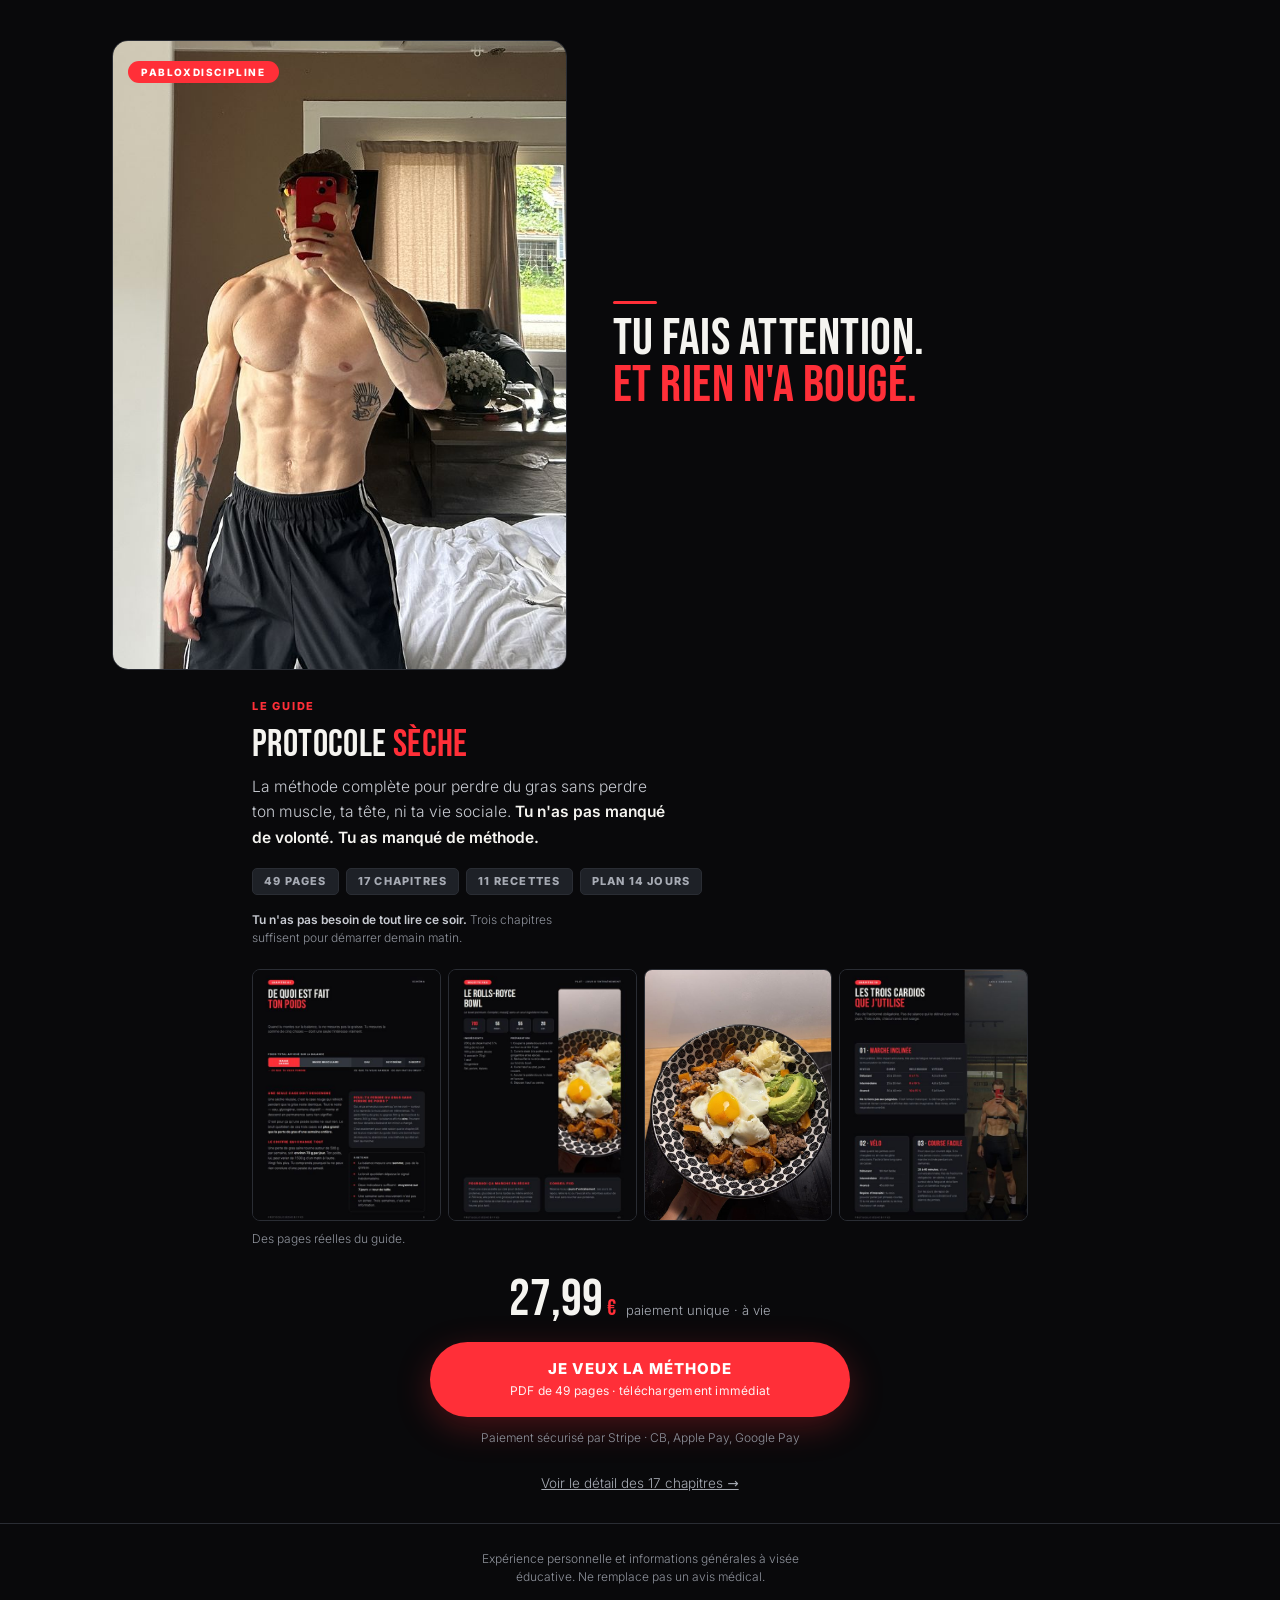
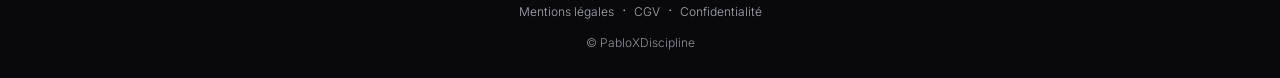
<file: offre.html>
<!doctype html>
<html lang="fr">
<head>
<meta charset="utf-8">
<meta name="viewport" content="width=device-width, initial-scale=1, viewport-fit=cover">
<title>Protocole Sèche · 27,99 € | PXD</title>
<meta name="description" content="49 pages, 17 chapitres, 11 recettes. La méthode complète pour perdre du gras sans perdre ton muscle.">
<meta name="theme-color" content="#09090B">
<meta property="og:title" content="Protocole Sèche by PXD">
<meta property="og:description" content="Tu fais attention. Et rien n'a bougé.">
<meta property="og:image" content="https://seche.pabloxdiscipline.com/pablo.jpg">
<style>
@font-face{font-family:'Bebas';src:url('bebas-neue-latin-400-normal.woff2') format('woff2');font-weight:400;font-display:swap}
@font-face{font-family:'Inter';src:url('inter-latin-300-normal.woff2') format('woff2');font-weight:300;font-display:swap}
@font-face{font-family:'Inter';src:url('inter-latin-400-normal.woff2') format('woff2');font-weight:400;font-display:swap}
@font-face{font-family:'Inter';src:url('inter-latin-600-normal.woff2') format('woff2');font-weight:600;font-display:swap}
@font-face{font-family:'Inter';src:url('inter-latin-800-normal.woff2') format('woff2');font-weight:800;font-display:swap}

:root{--noir:#09090B;--anthra:#17191E;--anthra2:#1E2127;--line:#2A2D34;
  --blanc:#F5F4F0;--gris:#A7ABB4;--gris2:#C8CBD2;--rouge:#FF2F38;--pad:22px}
*{margin:0;padding:0;box-sizing:border-box}
html{-webkit-text-size-adjust:100%}
body{background:var(--noir);color:var(--gris2);font-family:'Inter',system-ui,sans-serif;
  font-weight:300;line-height:1.6;padding-bottom:40px}.wrap{max-width:820px;margin:0 auto;padding:0 var(--pad)}
h1,h2,.big{font-family:'Bebas',Impact,sans-serif;font-weight:400;text-transform:uppercase;
  color:var(--blanc);line-height:.9;letter-spacing:.01em}
h1{font-size:clamp(34px,9vw,58px)}
h2{font-size:clamp(22px,5.5vw,30px)}.red{color:var(--rouge)}
p{font-size:15.5px;line-height:1.65}.small{font-size:13.5px;line-height:1.55;color:var(--gris)}.tiny{font-size:12px;line-height:1.5;color:#8E929B}.kicker{font-size:11px;font-weight:800;letter-spacing:.16em;text-transform:uppercase;color:var(--rouge)}.pill{display:inline-block;background:var(--rouge);color:#fff;font-weight:800;font-size:10px;
  letter-spacing:.16em;text-transform:uppercase;padding:6px 13px;border-radius:100px;line-height:1}.rule{width:44px;height:3px;background:var(--rouge);border-radius:2px}
strong{font-weight:600;color:var(--blanc)}
header{padding:40px 0 30px}
section{padding:26px 0}

/* ---- formulaire ---- */.card{background:var(--anthra);border:1px solid var(--line);border-radius:14px;padding:22px}.row{display:grid;gap:14px}
@media(min-width:620px){.row.r3{grid-template-columns:repeat(3,1fr)}}
label{display:block;font-size:11px;font-weight:800;letter-spacing:.13em;
  text-transform:uppercase;color:var(--gris);margin-bottom:8px}
input,select{width:100%;background:var(--anthra2);border:1px solid var(--line);border-radius:10px;
  padding:14px 14px;color:var(--blanc);font-family:'Inter',sans-serif;font-size:16px;font-weight:500;
  -webkit-appearance:none;appearance:none}
input:focus,select:focus{outline:none;border-color:var(--rouge)}
select{background-image:url("data:image/svg+xml;utf8,<svg xmlns='http://www.w3.org/2000/svg' width='12' height='8'><path d='M1 1l5 5 5-5' stroke='%23A7ABB4' stroke-width='1.6' fill='none'/></svg>");
  background-repeat:no-repeat;background-position:right 14px center;padding-right:36px}.seg{display:grid;grid-template-columns:1fr 1fr;gap:9px}.seg button{background:var(--anthra2);border:1px solid var(--line);border-radius:10px;padding:14px;
  color:var(--gris);font-family:'Inter',sans-serif;font-size:14px;font-weight:600;cursor:pointer}.seg button.on{background:var(--rouge);border-color:var(--rouge);color:#fff}

/* ---- résultats ---- */
#out{display:none}
#out.show{display:block}.hero-res{background:linear-gradient(150deg,#2A0E11 0%,#17191E 72%);border:1px solid #4A1B1F;
  border-radius:16px;padding:26px;text-align:center}.bignum{font-family:'Bebas',sans-serif;font-size:clamp(58px,16vw,92px);color:var(--rouge);line-height:.86}.bignum small{font-size:.32em;color:var(--blanc)}.macros{display:grid;grid-template-columns:repeat(3,1fr);gap:10px;margin-top:16px}.m{background:var(--anthra);border:1px solid var(--line);border-radius:11px;padding:15px 8px;text-align:center}.m .v{font-family:'Bebas',sans-serif;font-size:27px;color:var(--blanc);line-height:1}.m .l{font-size:10px;font-weight:800;letter-spacing:.12em;text-transform:uppercase;color:var(--gris);margin-top:6px}
table{width:100%;border-collapse:collapse;font-size:14px;margin-top:6px}
td{padding:11px 0;border-bottom:1px solid #202329;vertical-align:top}
td:first-child{color:var(--blanc);font-weight:600;width:52%}
td:last-child{text-align:right;color:var(--gris2)}
tr:last-child td{border-bottom:none}.btn{display:block;width:100%;max-width:420px;margin:0 auto;background:var(--rouge);color:#fff;
  text-decoration:none;border-radius:100px;padding:18px 22px;font-weight:800;font-size:15px;
  letter-spacing:.07em;text-transform:uppercase;line-height:1.2;text-align:center;border:none;
  cursor:pointer;font-family:'Inter',sans-serif;box-shadow:0 10px 34px rgba(255,47,56,.26)}.btn.ghost{background:transparent;border:1px solid var(--line);color:var(--gris2);box-shadow:none;
  font-size:13px;padding:14px}.btn .u{display:block;font-weight:400;font-size:12px;letter-spacing:.02em;text-transform:none;margin-top:6px;opacity:.94}.note{border:1px solid #3A2C10;background:linear-gradient(150deg,#221A08 0%,#17191E 75%);
  border-radius:11px;padding:16px 18px}.note .kicker{color:#D8A93A}
footer{border-top:1px solid var(--line);padding:26px 0;text-align:center;margin-top:36px}
footer a{color:var(--gris);text-decoration:none;font-size:12px}
</style>
<style>
  body{padding-bottom:0}.top{position:relative;height:56vh;height:56dvh;min-height:320px;overflow:hidden}.top img{width:100%;height:100%;object-fit:cover;object-position:50% 22%}.top .veil{position:absolute;inset:0;background:linear-gradient(to bottom,
     rgba(9,9,11,.55) 0%,rgba(9,9,11,.06) 30%,rgba(9,9,11,.80) 76%,#09090B 100%)}.top .brand{position:absolute;top:20px;left:var(--pad);z-index:2}.top .txt{position:absolute;left:var(--pad);right:var(--pad);bottom:20px;z-index:2}.strip{display:grid;grid-template-columns:repeat(4,1fr);gap:7px;margin-top:22px}.strip div{position:relative;aspect-ratio:3/4;border-radius:8px;overflow:hidden;background:#000;
    border:1px solid var(--line)}.strip img{width:100%;height:100%;object-fit:cover}.facts{display:flex;flex-wrap:wrap;gap:7px;margin-top:18px}.facts span{font-size:11px;font-weight:800;letter-spacing:.11em;text-transform:uppercase;
    padding:7px 11px;border-radius:5px;background:var(--anthra2);color:var(--gris);
    border:1px solid var(--line);line-height:1}.pricebar{display:flex;align-items:baseline;justify-content:center;gap:10px;margin-top:26px}.pricebar .n{font-family:'Bebas',sans-serif;font-size:52px;color:var(--blanc);line-height:1}.pricebar .n small{font-size:.45em;color:var(--rouge)}.pricebar .t{font-size:13px;color:var(--gris)}
  @media(min-width:900px){.top{height:auto;min-height:0;display:grid;grid-template-columns:0.9fr 1.1fr;
      gap:46px;align-items:center;max-width:1100px;margin:40px auto 0;
      padding:0 var(--pad);overflow:visible}.top img{position:static;height:auto;max-height:70svh;width:100%;
      border-radius:16px;border:1px solid var(--line);object-position:50% 28%}.top .veil{display:none}.top .brand{position:absolute;top:18px;left:calc(var(--pad) + 16px);z-index:3}.top .txt{position:static;left:auto;right:auto;bottom:auto;padding:0}.top .txt h1{font-size:clamp(38px,3.4vw,56px)}
  }
</style>
</head>
<body>

<div class="top">
  <img src="pablo.jpg" width="657" height="1000" alt="Pablo. Protocole Sèche" fetchpriority="high">
  <div class="veil"></div>
  <div class="brand"><span class="pill">PabloXDiscipline</span></div>
  <div class="txt">
    <div class="rule"></div>
    <h1 style="margin-top:12px;font-size:clamp(32px,9vw,52px)">Tu fais attention.<br><span class="red">Et rien n'a bougé.</span></h1>
  </div>
</div>

<section style="padding:22px 0 0">
  <div class="wrap">
    <span class="kicker">Le guide</span>
    <h2 style="margin-top:10px;font-size:clamp(26px,7vw,38px)">Protocole <span class="red">Sèche</span></h2>
    <p style="margin-top:12px;max-width:42ch">La méthode complète pour perdre du gras sans perdre
    ton muscle, ta tête, ni ta vie sociale. <strong>Tu n'as pas manqué de volonté. Tu as manqué
    de méthode.</strong></p>

    <div class="facts">
      <span>49 pages</span><span>17 chapitres</span><span>11 recettes</span><span>Plan 14 jours</span>
    </div>

    <p class="tiny" style="margin-top:16px;max-width:46ch"><strong style="color:var(--gris2)">Tu
    n'as pas besoin de tout lire ce soir.</strong> Trois chapitres suffisent pour démarrer demain
    matin.</p>

    <div class="strip">
      <div><img src="pg1.jpg" alt="" loading="lazy"></div>
      <div><img src="pg3.jpg" alt="" loading="lazy"></div>
      <div><img src="r1.jpg" alt="" loading="lazy"></div>
      <div><img src="pg2.jpg" alt="" loading="lazy"></div>
    </div>
    <p class="tiny" style="margin-top:9px">Des pages réelles du guide.</p>

    <div class="pricebar">
      <div class="n">27,99<small>&nbsp;€</small></div>
      <div class="t">paiement unique · à vie</div>
    </div>

    <a class="btn" href="https://buy.stripe.com/eVqcN51mj3ZlcSJg5U3F61g" rel="noopener" style="margin-top:16px">
      Je veux la méthode
      <span class="u">PDF de 49 pages · téléchargement immédiat</span></a>
    <p class="tiny" style="text-align:center;margin-top:12px">Paiement sécurisé par Stripe ·
    CB, Apple&nbsp;Pay, Google&nbsp;Pay</p>

    <p class="small" style="margin-top:26px;text-align:center">
      <a href="/" style="color:var(--gris)">Voir le détail des 17 chapitres →</a></p>
  </div>
</section>

<footer style="margin-top:30px">
  <div class="wrap">
    <p class="tiny" style="max-width:54ch;margin:0 auto 12px">Expérience personnelle et
    informations générales à visée éducative. Ne remplace pas un avis médical.</p>
    <p><a href="/mentions-legales.html">Mentions légales</a> &nbsp;·&nbsp;
       <a href="/cgv.html">CGV</a> &nbsp;·&nbsp;
       <a href="/confidentialite.html">Confidentialité</a></p>
    <p class="tiny" style="margin-top:10px">© PabloXDiscipline</p>
  </div>
</footer>
</body></html>
</file>
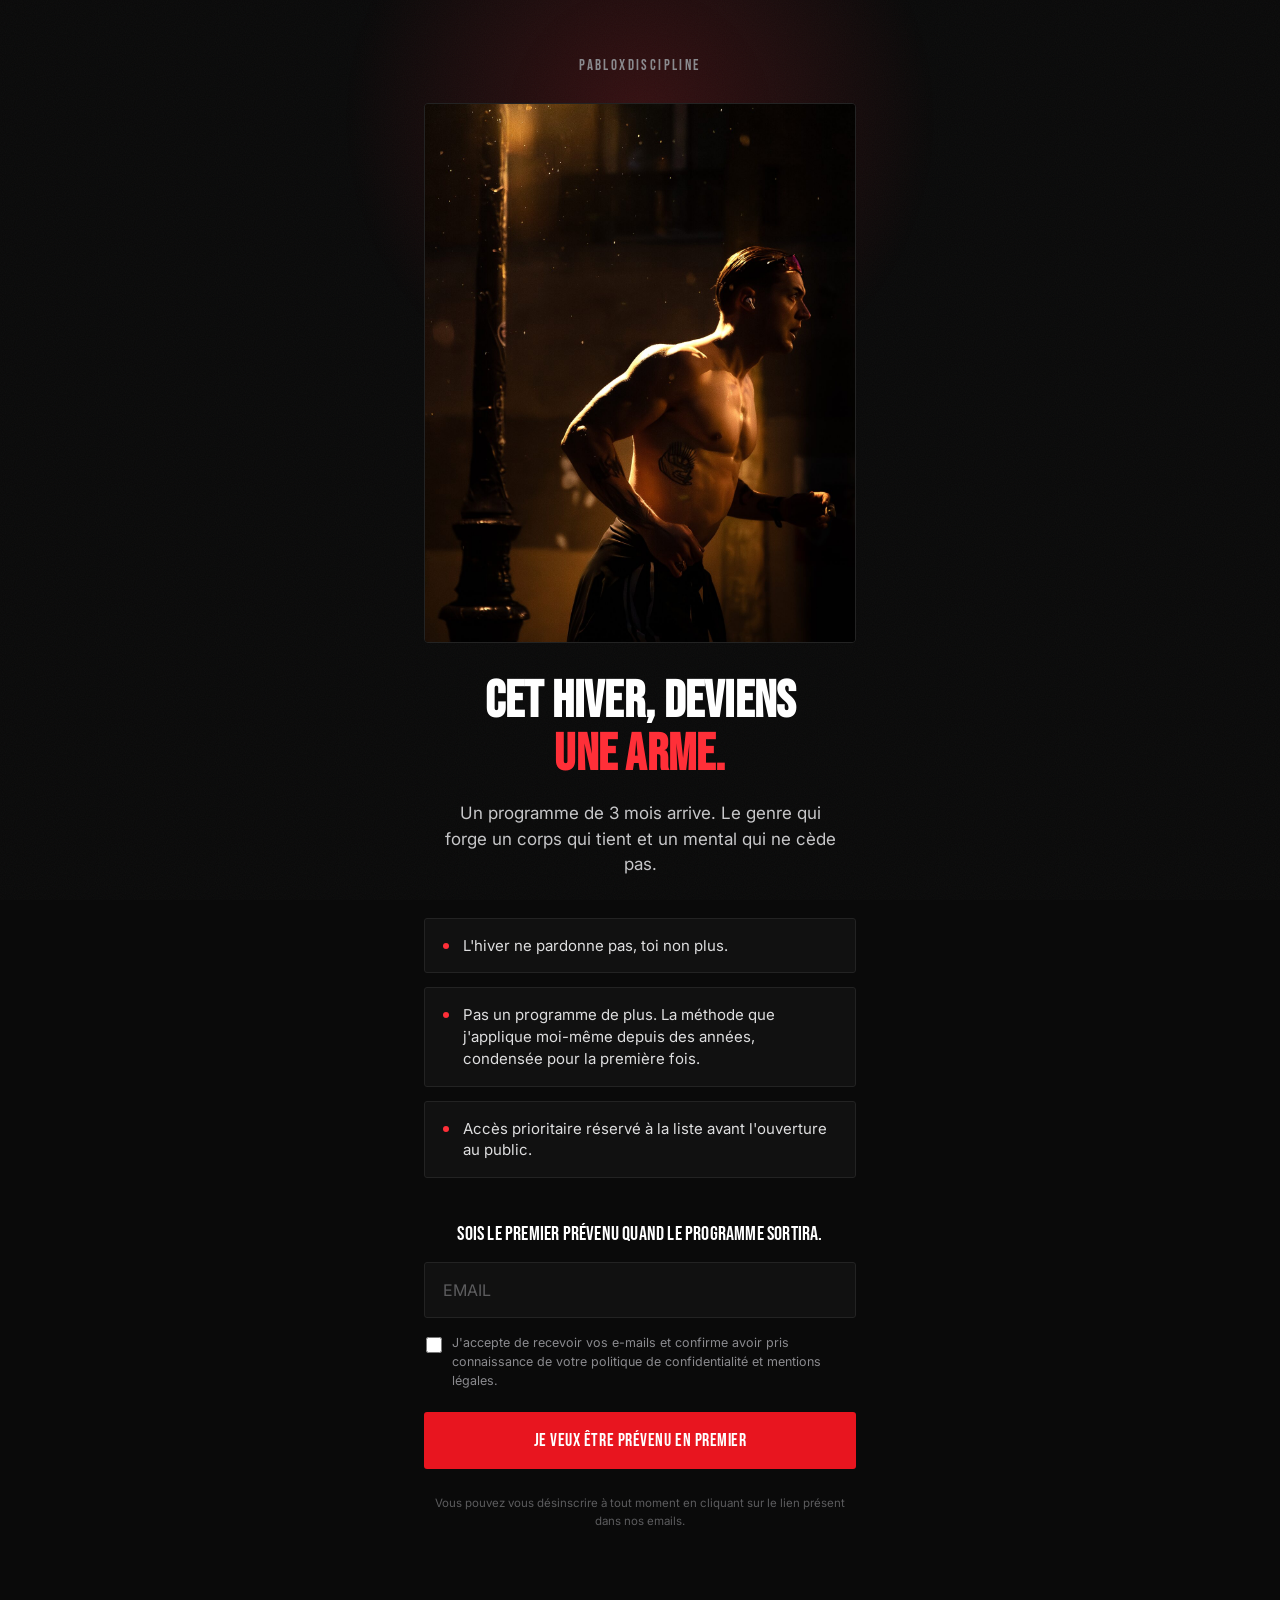
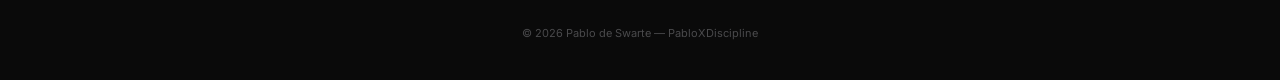
<file: protocoles-landing (3).html>
<!DOCTYPE html>
<html lang="fr">
<head>
<meta charset="UTF-8">
<meta name="viewport" content="width=device-width, initial-scale=1.0">
<title>Un programme de 3 mois arrive, PabloXDiscipline</title>
<meta name="description" content="Un programme de 3 mois arrive. Laisse ton email pour être prévenu en premier.">
<link rel="preconnect" href="https://fonts.googleapis.com">
<link rel="preconnect" href="https://fonts.gstatic.com" crossorigin>
<link href="https://fonts.googleapis.com/css2?family=Bebas+Neue&family=Inter:wght@400;500;600;700;800&display=swap" rel="stylesheet">
<style>
  :root{
    --black:#0A0A0A;
    --black-soft:#111111;
    --red:#FF2F38;
    --red-deep:#E8151F;
    --white:#FFFFFF;
    --grey:#8A8A8E;
    --grey-line:#232323;
  }

  *{margin:0;padding:0;box-sizing:border-box;}

  html{scroll-behavior:smooth;}

  body{
    background:var(--black);
    color:var(--white);
    font-family:'Inter',sans-serif;
    -webkit-font-smoothing:antialiased;
    min-height:100vh;
    display:flex;
    flex-direction:column;
    align-items:center;
    overflow-x:hidden;
  }

  .noise{
    position:fixed;
    inset:0;
    pointer-events:none;
    opacity:.035;
    background-image:url("data:image/svg+xml,%3Csvg xmlns='http://www.w3.org/2000/svg' width='120' height='120'%3E%3Cfilter id='n'%3E%3CfeTurbulence type='fractalNoise' baseFrequency='0.9' numOctaves='2' stitchTiles='stitch'/%3E%3C/filter%3E%3Crect width='100%25' height='100%25' filter='url(%23n)'/%3E%3C/svg%3E");
    z-index:1;
  }

  .glow{
    position:fixed;
    top:-20%;
    left:50%;
    transform:translateX(-50%);
    width:600px;
    height:600px;
    background:radial-gradient(circle, rgba(255,47,56,0.18) 0%, rgba(255,47,56,0) 70%);
    pointer-events:none;
    z-index:0;
  }

  .wrap{
    width:100%;
    max-width:480px;
    position:relative;
    z-index:2;
    padding:0 24px;
  }

  /* ---------- HERO ---------- */
  .hero{
    padding-top:56px;
    text-align:center;
  }

  .mark{
    font-family:'Bebas Neue',sans-serif;
    font-size:15px;
    letter-spacing:.16em;
    color:var(--grey);
    margin-bottom:28px;
  }

  .photo{
    width:100%;
    aspect-ratio:4/5;
    border-radius:4px;
    background:linear-gradient(160deg, #1a1a1a 0%, #0A0A0A 100%);
    border:1px solid var(--grey-line);
    margin-bottom:32px;
    display:flex;
    align-items:center;
    justify-content:center;
    color:#3a3a3a;
    font-family:'Inter',sans-serif;
    font-size:13px;
    overflow:hidden;
  }

  .photo img{width:100%;height:100%;object-fit:cover;display:block;}

  h1{
    font-family:'Bebas Neue',sans-serif;
    font-size:44px;
    line-height:1.02;
    letter-spacing:.005em;
    margin-bottom:20px;
  }

  h1 .line2{color:var(--red);}

  .subhead{
    font-size:17px;
    line-height:1.5;
    color:#C7C7C9;
    max-width:36ch;
    margin:0 auto 40px;
  }

  /* ---------- PROMISE LIST ---------- */
  .promises{
    display:flex;
    flex-direction:column;
    gap:14px;
    margin-bottom:44px;
    text-align:left;
  }

  .promise{
    display:flex;
    gap:14px;
    align-items:flex-start;
    padding:16px 18px;
    background:var(--black-soft);
    border:1px solid var(--grey-line);
    border-radius:3px;
  }

  .promise .dot{
    width:6px;
    height:6px;
    border-radius:50%;
    background:var(--red);
    margin-top:8px;
    flex-shrink:0;
  }

  .promise p{
    font-size:15px;
    line-height:1.45;
    color:#DEDEDF;
  }

  /* ---------- FORM ---------- */
  .form-section{
    padding-bottom:64px;
  }

  .form-label{
    font-family:'Bebas Neue',sans-serif;
    font-size:20px;
    letter-spacing:.01em;
    margin-bottom:16px;
    text-align:center;
  }

  form{
    display:flex;
    flex-direction:column;
    gap:12px;
  }

  input[type="email"]{
    width:100%;
    padding:17px 18px;
    background:var(--black-soft);
    border:1px solid var(--grey-line);
    border-radius:3px;
    color:var(--white);
    font-family:'Inter',sans-serif;
    font-size:16px;
    outline:none;
    transition:border-color .15s ease;
  }

  input[type="email"]::placeholder{color:#5c5c5e;}
  input[type="email"]:focus{border-color:var(--red);}

  .opt-in{
    display:flex;
    gap:10px;
    align-items:flex-start;
    padding:4px 2px;
  }

  .opt-in input{
    margin-top:3px;
    width:16px;
    height:16px;
    accent-color:var(--red);
    flex-shrink:0;
  }

  .opt-in label{
    font-size:12.5px;
    line-height:1.5;
    color:var(--grey);
  }

  button{
    margin-top:6px;
    width:100%;
    padding:18px;
    background:var(--red-deep);
    border:none;
    border-radius:3px;
    color:var(--white);
    font-family:'Bebas Neue',sans-serif;
    font-size:18px;
    letter-spacing:.03em;
    cursor:pointer;
    transition:background .15s ease, transform .1s ease;
  }

  button:hover{background:var(--red);}
  button:active{transform:scale(.985);}

  button:disabled, button.is-loading{opacity:.6;cursor:default;pointer-events:none;}

  .disclaimer{
    font-size:11.5px;
    color:#5c5c5e;
    text-align:center;
    margin-top:14px;
    line-height:1.5;
  }

  .disclaimer a{color:#8A8A8E;}

  /* ---------- SUCCESS STATE ---------- */
  .success{
    display:none;
    text-align:center;
    padding:40px 24px;
    background:var(--black-soft);
    border:1px solid var(--grey-line);
    border-radius:3px;
  }

  .success.active{display:block;}
  .form-block.hidden{display:none;}

  .success .check{
    width:44px;
    height:44px;
    border-radius:50%;
    background:var(--red-deep);
    display:flex;
    align-items:center;
    justify-content:center;
    margin:0 auto 20px;
  }

  .success h2{
    font-family:'Bebas Neue',sans-serif;
    font-size:26px;
    margin-bottom:10px;
  }

  .success p{
    font-size:14.5px;
    color:var(--grey);
    line-height:1.5;
  }

  .error-msg{
    display:none;
    font-size:13px;
    color:var(--red);
    text-align:center;
    margin-top:2px;
  }
  .error-msg.active{display:block;}

  footer{
    padding:32px 24px 40px;
    text-align:center;
  }

  footer p{
    font-size:11px;
    color:#4a4a4c;
  }

  @media (min-width:520px){
    h1{font-size:52px;}
  }
</style>
</head>
<body>

<div class="glow"></div>
<div class="noise"></div>

<div class="wrap">

  <div class="hero">
    <div class="mark">PABLOXDISCIPLINE</div>

    <div class="photo" id="heroPhoto">
      <img src="[data-uri]" alt="Pablo, PabloXDiscipline">
    </div>

    <h1>Cet hiver, deviens<br><span class="line2">une arme.</span></h1>

    <p class="subhead">Un programme de 3 mois arrive. Le genre qui forge un corps qui tient et un mental qui ne cède pas.</p>
  </div>

  <div class="promises">
    <div class="promise">
      <div class="dot"></div>
      <p>L'hiver ne pardonne pas, toi non plus.</p>
    </div>
    <div class="promise">
      <div class="dot"></div>
      <p>Pas un programme de plus. La méthode que j'applique moi-même depuis des années, condensée pour la première fois.</p>
    </div>
    <div class="promise">
      <div class="dot"></div>
      <p>Accès prioritaire réservé à la liste avant l'ouverture au public.</p>
    </div>
  </div>

  <div class="form-section">

    <div class="form-block" id="formBlock">
      <div class="form-label">Sois le premier prévenu quand le programme sortira.</div>

      <form id="waitlistForm" action="https://3808fd4b.sibforms.com/serve/[base64]" method="POST">
        <input type="email" name="EMAIL" id="EMAIL" placeholder="EMAIL" required>
        <input type="text" name="email_address_check" value="" style="display:none !important" tabindex="-1" autocomplete="off">
        <input type="hidden" name="locale" value="fr">

        <div class="opt-in">
          <input type="checkbox" id="OPT_IN" name="OPT_IN" value="1" required>
          <label for="OPT_IN">J'accepte de recevoir vos e-mails et confirme avoir pris connaissance de votre politique de confidentialité et mentions légales.</label>
        </div>

        <button type="submit" id="submitBtn">JE VEUX ÊTRE PRÉVENU EN PREMIER</button>
        <div class="error-msg" id="errorMsg">Renseigne un email valide et coche la case pour continuer.</div>

        <p class="disclaimer">Vous pouvez vous désinscrire à tout moment en cliquant sur le lien présent dans nos emails.</p>
      </form>
    </div>

    <div class="success" id="successBlock">
      <div class="check">
        <svg width="20" height="20" viewBox="0 0 24 24" fill="none"><path d="M20 6L9 17l-5-5" stroke="white" stroke-width="3" stroke-linecap="round" stroke-linejoin="round"/></svg>
      </div>
      <h2>C'est noté.</h2>
      <p>Tu sauras avant tout le monde.<br>Prépare-toi.</p>
    </div>

  </div>

  <footer>
    <p>© 2026 Pablo de Swarte — PabloXDiscipline</p>
  </footer>

</div>

<script>
  const form = document.getElementById('waitlistForm');
  const formBlock = document.getElementById('formBlock');
  const successBlock = document.getElementById('successBlock');
  const errorMsg = document.getElementById('errorMsg');
  const submitBtn = document.getElementById('submitBtn');

  form.addEventListener('submit', function(e){
    if(!form.checkValidity()){
      e.preventDefault();
      errorMsg.classList.add('active');
      return;
    }
    errorMsg.classList.remove('active');
    submitBtn.classList.add('is-loading');
    submitBtn.textContent = 'ENVOI EN COURS...';
    // Important: on ne touche jamais à submitBtn.disabled ici.
    // Safari annule silencieusement la soumission native du formulaire si le
    // bouton submit est désactivé pendant son propre événement "submit".
    // La classe .is-loading simule visuellement le même état sans ce risque.
    // Pas de preventDefault ici : le navigateur soumet le formulaire nativement
    // vers Brevo, qui affiche sa page de confirmation (déjà personnalisée avec
    // notre texte "C'est noté..."). Zéro JS fragile, ça fonctionne partout.
  });
</script>

</body>
</html>
</file>
